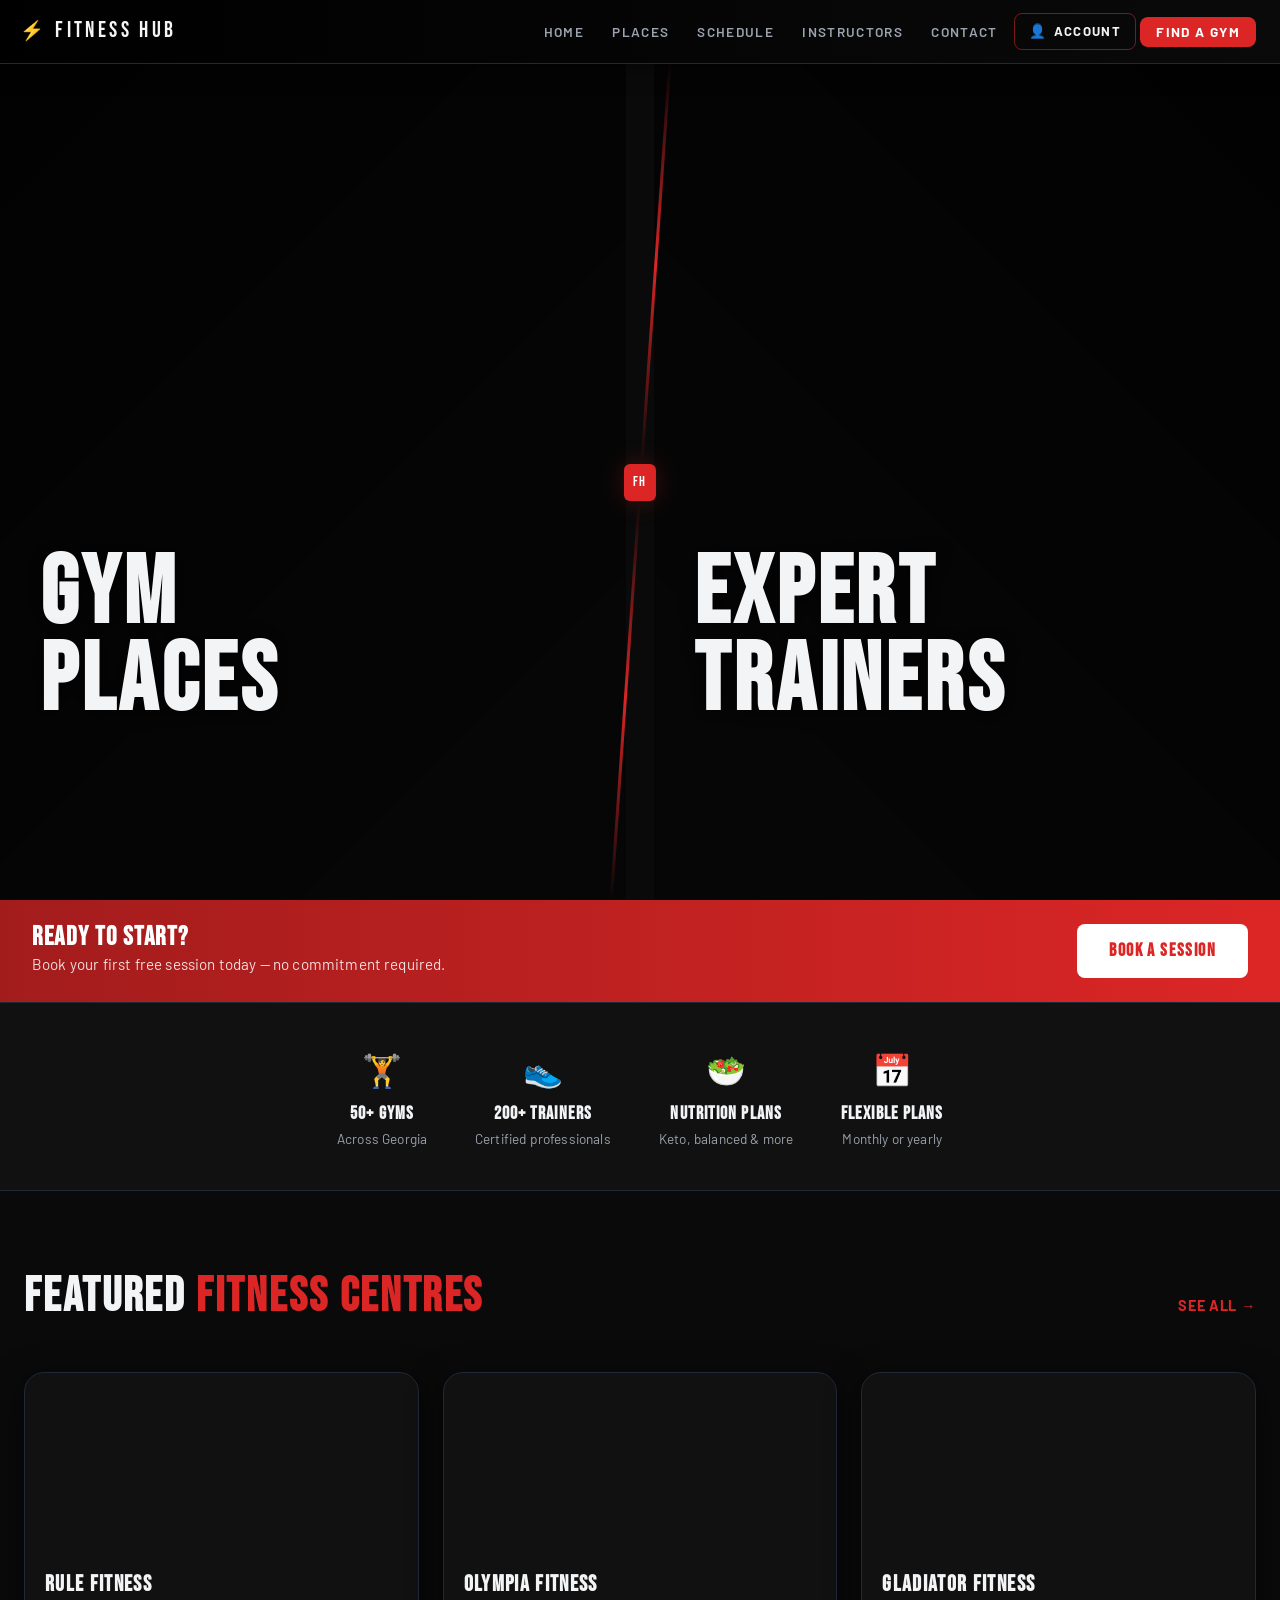
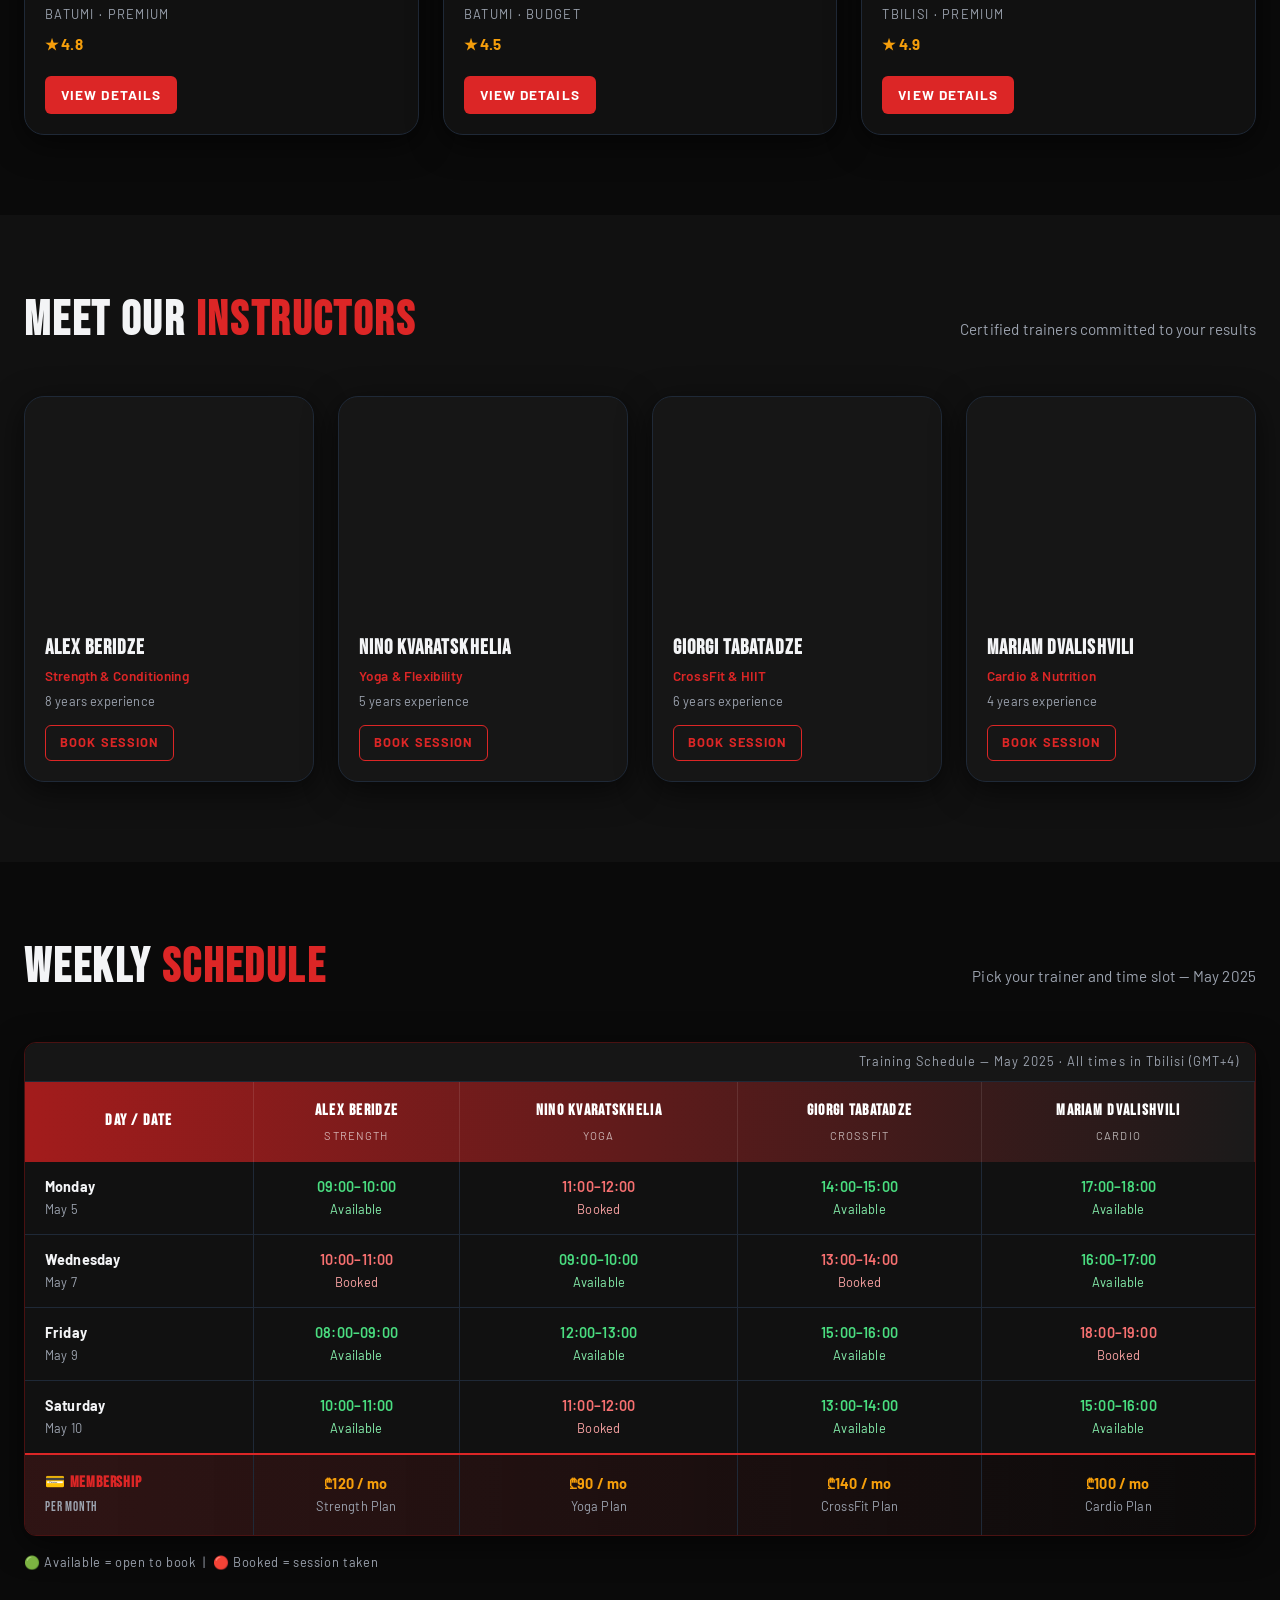
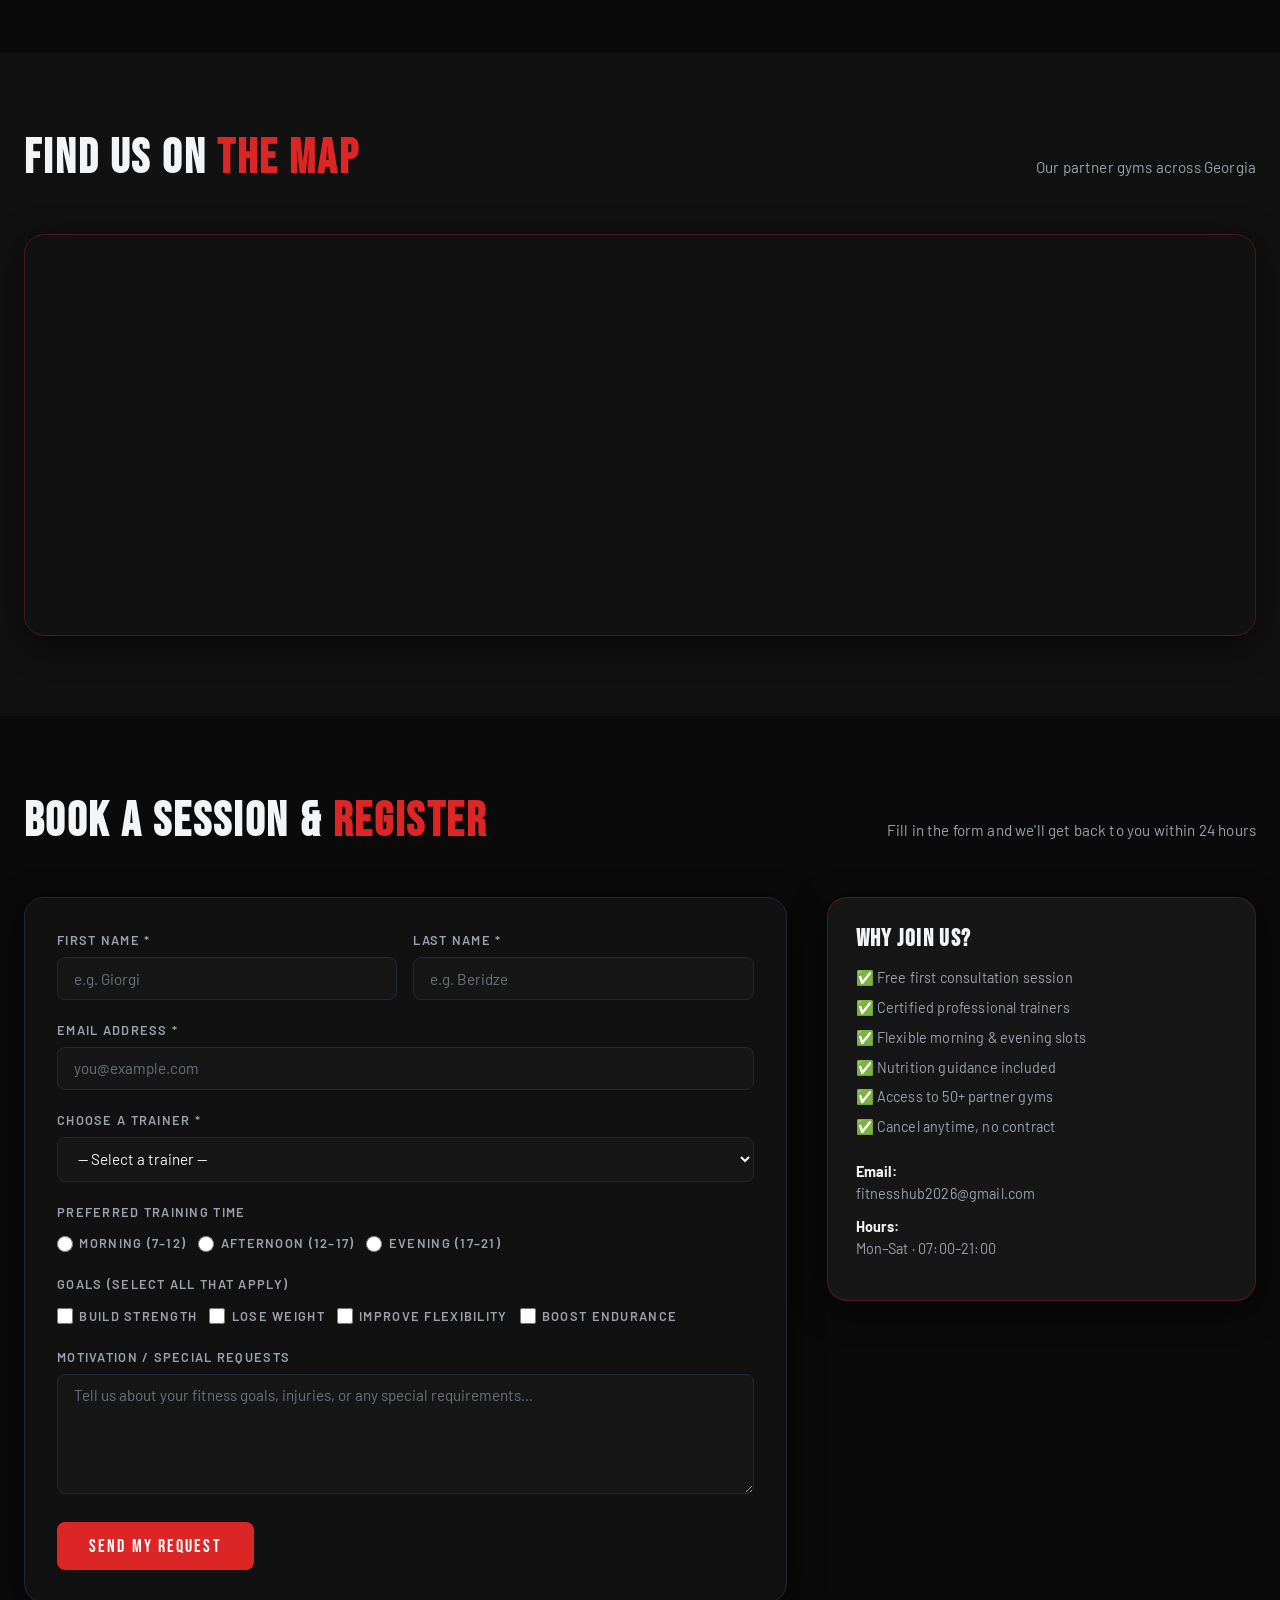
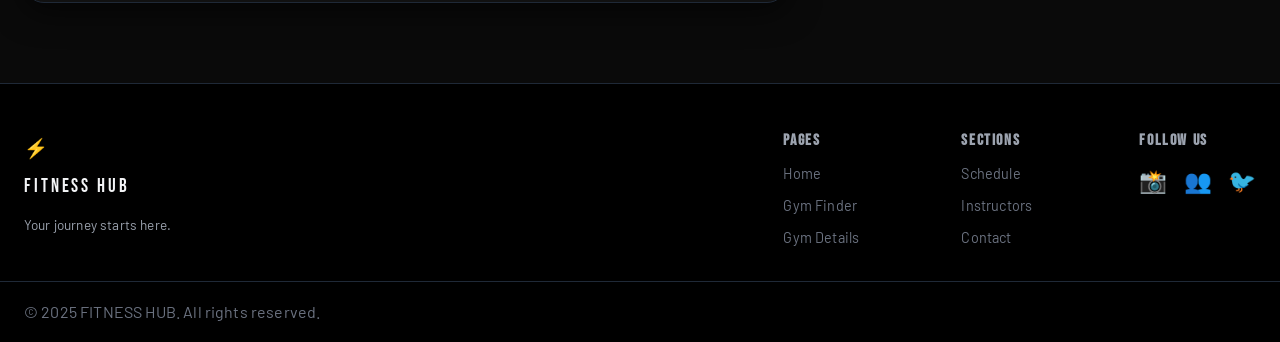
<file: index.html>
<!DOCTYPE html>
<html lang="en">
<head>
  <meta charset="UTF-8" />
  <meta name="viewport" content="width=device-width, initial-scale=1.0"/>
  <title>FITNESS HUB — Start Training Now</title>
  <link rel="preconnect" href="https://fonts.googleapis.com" />
  <link rel="preconnect" href="https://fonts.gstatic.com" crossorigin />
  <link href="https://fonts.googleapis.com/css2?family=Bebas+Neue&family=Barlow:ital,wght@0,300;0,400;0,600;0,700;1,400&display=swap" rel="stylesheet"/>
  <link rel="stylesheet" href="style.css" />
</head>
<body>

  <!-- ===================== HEADER / NAV ===================== -->
  <header>
    <nav class="nav-container">
      <a href="index.html" class="nav-logo">
        <span class="logo-icon">⚡</span>
        FITNESS HUB
      </a>
      <ul class="nav-links">
        <li><a href="#hero" class="nav-link">Home</a></li>
        <li><a href="gyms.html" class="nav-link">Places</a></li>
        <li><a href="#schedule" class="nav-link">Schedule</a></li>
        <li><a href="#instructors-section" class="nav-link">Instructors</a></li>
       <li><a href="#contact" class="nav-link">Contact</a></li>
<li><a href="account.html" class="nav-link nav-account">Account</a></li>
<li><a href="gym-place.html" class="nav-link nav-cta">Find a Gym</a></li>
      </ul>
      <!-- Mobile hamburger (CSS only toggle trick) -->
      <label class="hamburger" for="mobile-toggle">
        <span></span><span></span><span></span>
      </label>
      <input type="checkbox" id="mobile-toggle" class="mobile-toggle-input" />
      <ul class="mobile-menu">
        <li><a href="#hero">Home</a></li>
        <li><a href="gyms.html">Places</a></li>
        <li><a href="#schedule">Schedule</a></li>
        <li><a href="#instructors-section">Instructors</a></li>
        <li><a href="#contact">Contact</a></li>
        <li><a href="account.html">Account</a></li>
        <li><a href="gym-place.html">Find a Gym</a></li>
      </ul>
    </nav>
  </header>

  <main>

    <!-- ===================== SPLIT CURTAIN HERO ===================== -->
    <section id="hero" class="hero-split">

      <!-- LEFT PANEL — GYM PLACES -->
      <div class="hero-panel panel-left">
        <div class="panel-bg panel-bg-left"></div>
        <div class="panel-overlay overlay-left"></div>
        <div class="panel-content">
          <span class="panel-tag">Explore</span>
          <h2 class="panel-heading">GYM<br>PLACES</h2>
          <p class="panel-sub">Find the best fitness centres near you — rated, reviewed and ready.</p>
          <a href="gyms.html" class="panel-btn">Browse Gyms →</a>
        </div>
      </div>

      <!-- DIVIDER — flex child so it moves with the panels -->
      <div class="curtain-divider" aria-hidden="true">
        <div class="divider-line"></div>
        <span class="divider-logo">FH</span>
        <div class="divider-line"></div>
      </div>

      <!-- RIGHT PANEL — INSTRUCTORS -->
      <div class="hero-panel panel-right">
        <div class="panel-bg panel-bg-right"></div>
        <div class="panel-overlay overlay-right"></div>
        <div class="panel-content">
          <span class="panel-tag">Meet</span>
          <h2 class="panel-heading">EXPERT<br>TRAINERS</h2>
          <p class="panel-sub">Connect with certified personal trainers who push you further.</p>
          <a href="#instructors-section" class="panel-btn">Meet Trainers →</a>
        </div>
      </div>

    </section>

    <!-- ===================== BOOK A SESSION BANNER ===================== -->
    <section class="book-banner">
      <div class="book-banner-inner">
        <div class="book-banner-text">
          <h3>Ready to Start?</h3>
          <p>Book your first free session today — no commitment required.</p>
        </div>
        <a href="#contact" class="book-banner-btn">Book a Session</a>
      </div>
    </section>

    <!-- ===================== FEATURES STRIP ===================== -->
    <section class="features-strip">
      <div class="feature-item">
        <span class="feature-icon">🏋️</span>
        <h4>50+ Gyms</h4>
        <p>Across Georgia</p>
      </div>
      <div class="feature-item">
        <span class="feature-icon">👟</span>
        <h4>200+ Trainers</h4>
        <p>Certified professionals</p>
      </div>
      <div class="feature-item">
        <span class="feature-icon">🥗</span>
        <h4>Nutrition Plans</h4>
        <p>Keto, balanced &amp; more</p>
      </div>
      <div class="feature-item">
        <span class="feature-icon">📅</span>
        <h4>Flexible Plans</h4>
        <p>Monthly or yearly</p>
      </div>
    </section>

    <!-- ===================== FEATURED GYM PLACES ===================== -->
    <section id="places-section" class="section-container">
      <div class="section-header">
        <h2 class="section-title">Featured <span class="accent">Fitness Centres</span></h2>
        <a href="gyms.html" class="section-link">See All →</a>
      </div>
      <div class="cards-grid">
        <article class="gym-card">
          <div class="gym-card-img" style="background-image:url('https://placehold.co/400x220/0A0A0A/DC2626?text=RULE+FITNESS')"></div>
          <div class="gym-card-body">
            <h3>Rule Fitness</h3>
            <p class="gym-meta">Batumi · Premium</p>
            <span class="gym-rating">★ 4.8</span>
            <a href="gym-place.html" class="gym-card-btn">View Details</a>
          </div>
        </article>
        <article class="gym-card">
          <div class="gym-card-img" style="background-image:url('https://placehold.co/400x220/0A0A0A/DC2626?text=OLYMPIA+FITNESS')"></div>
          <div class="gym-card-body">
            <h3>Olympia Fitness</h3>
            <p class="gym-meta">Batumi · Budget</p>
            <span class="gym-rating">★ 4.5</span>
            <a href="gym-place.html" class="gym-card-btn">View Details</a>
          </div>
        </article>
        <article class="gym-card">
          <div class="gym-card-img" style="background-image:url('https://placehold.co/400x220/0A0A0A/DC2626?text=GLADIATOR+FIT')"></div>
          <div class="gym-card-body">
            <h3>Gladiator Fitness</h3>
            <p class="gym-meta">Tbilisi · Premium</p>
            <span class="gym-rating">★ 4.9</span>
            <a href="gym-place.html" class="gym-card-btn">View Details</a>
          </div>
        </article>
      </div>
    </section>

    <!-- ===================== INSTRUCTORS ===================== -->
    <section id="instructors-section" class="section-container section-dark">
      <div class="section-header">
        <h2 class="section-title">Meet Our <span class="accent">Instructors</span></h2>
        <p class="section-subtitle">Certified trainers committed to your results</p>
      </div>
      <div class="instructors-grid">
        <article class="instructor-card">
          <div class="instructor-img" style="background-image:url('https://placehold.co/300x320/111/DC2626?text=TRAINER')"></div>
          <div class="instructor-info">
            <h3>Alex Beridze</h3>
            <p class="instructor-spec">Strength &amp; Conditioning</p>
            <p class="instructor-exp">8 years experience</p>
            <a href="#contact" class="instructor-btn">Book Session</a>
          </div>
        </article>
        <article class="instructor-card">
          <div class="instructor-img" style="background-image:url('https://placehold.co/300x320/111/DC2626?text=TRAINER')"></div>
          <div class="instructor-info">
            <h3>Nino Kvaratskhelia</h3>
            <p class="instructor-spec">Yoga &amp; Flexibility</p>
            <p class="instructor-exp">5 years experience</p>
            <a href="#contact" class="instructor-btn">Book Session</a>
          </div>
        </article>
        <article class="instructor-card">
          <div class="instructor-img" style="background-image:url('https://placehold.co/300x320/111/DC2626?text=TRAINER')"></div>
          <div class="instructor-info">
            <h3>Giorgi Tabatadze</h3>
            <p class="instructor-spec">CrossFit &amp; HIIT</p>
            <p class="instructor-exp">6 years experience</p>
            <a href="#contact" class="instructor-btn">Book Session</a>
          </div>
        </article>
        <article class="instructor-card">
          <div class="instructor-img" style="background-image:url('https://placehold.co/300x320/111/DC2626?text=TRAINER')"></div>
          <div class="instructor-info">
            <h3>Mariam Dvalishvili</h3>
            <p class="instructor-spec">Cardio &amp; Nutrition</p>
            <p class="instructor-exp">4 years experience</p>
            <a href="#contact" class="instructor-btn">Book Session</a>
          </div>
        </article>
      </div>
    </section>

    <!-- ===================== SCHEDULE + PRICING TABLE ===================== -->
    <section id="schedule" class="section-container">
      <div class="section-header">
        <h2 class="section-title">Weekly <span class="accent">Schedule</span></h2>
        <p class="section-subtitle">Pick your trainer and time slot — May 2025</p>
      </div>

      <div class="table-wrapper">
        <table class="schedule-table">
          <caption>Training Schedule — May 2025 · All times in Tbilisi (GMT+4)</caption>
          <thead>
            <tr>
              <th>Day / Date</th>
              <th>Alex Beridze<br><small>Strength</small></th>
              <th>Nino Kvaratskhelia<br><small>Yoga</small></th>
              <th>Giorgi Tabatadze<br><small>CrossFit</small></th>
              <th>Mariam Dvalishvili<br><small>Cardio</small></th>
            </tr>
          </thead>
          <tbody>
            <tr>
              <td class="day-cell">Monday<br><small>May 5</small></td>
              <td class="slot-available">09:00–10:00<br><small>Available</small></td>
              <td class="slot-booked">11:00–12:00<br><small>Booked</small></td>
              <td class="slot-available">14:00–15:00<br><small>Available</small></td>
              <td class="slot-available">17:00–18:00<br><small>Available</small></td>
            </tr>
            <tr>
              <td class="day-cell">Wednesday<br><small>May 7</small></td>
              <td class="slot-booked">10:00–11:00<br><small>Booked</small></td>
              <td class="slot-available">09:00–10:00<br><small>Available</small></td>
              <td class="slot-booked">13:00–14:00<br><small>Booked</small></td>
              <td class="slot-available">16:00–17:00<br><small>Available</small></td>
            </tr>
            <tr>
              <td class="day-cell">Friday<br><small>May 9</small></td>
              <td class="slot-available">08:00–09:00<br><small>Available</small></td>
              <td class="slot-available">12:00–13:00<br><small>Available</small></td>
              <td class="slot-available">15:00–16:00<br><small>Available</small></td>
              <td class="slot-booked">18:00–19:00<br><small>Booked</small></td>
            </tr>
            <tr>
              <td class="day-cell">Saturday<br><small>May 10</small></td>
              <td class="slot-available">10:00–11:00<br><small>Available</small></td>
              <td class="slot-booked">11:00–12:00<br><small>Booked</small></td>
              <td class="slot-available">13:00–14:00<br><small>Available</small></td>
              <td class="slot-available">15:00–16:00<br><small>Available</small></td>
            </tr>
          </tbody>
          <!-- Membership pricing row pinned at the bottom -->
          <tfoot>
            <tr class="pricing-row">
              <td class="pricing-label">💳 Membership<br><small>per month</small></td>
              <td>₾120 / mo<br><small>Strength Plan</small></td>
              <td>₾90 / mo<br><small>Yoga Plan</small></td>
              <td>₾140 / mo<br><small>CrossFit Plan</small></td>
              <td>₾100 / mo<br><small>Cardio Plan</small></td>
            </tr>
          </tfoot>
        </table>
      </div>
      <p class="table-note">🟢 Available = open to book &nbsp;|&nbsp; 🔴 Booked = session taken</p>
    </section>

    <!-- ===================== MAP SECTION ===================== -->
    <section id="map-section" class="section-container section-dark">
      <div class="section-header">
        <h2 class="section-title">Find Us on <span class="accent">the Map</span></h2>
        <p class="section-subtitle">Our partner gyms across Georgia</p>
      </div>
      <div class="map-wrapper">
        <iframe
  src="https://www.google.com/maps?q=Gyms+Georgia&output=embed"
  width="100%"
  height="400"
  style="border:0;"
  allowfullscreen=""
  loading="lazy"
  title="Fitness Hub locations in Georgia"
></iframe>
      </div>
    </section>

    <!-- ===================== CONTACT / REGISTRATION FORM ===================== -->
    <section id="contact" class="section-container">
      <div class="section-header">
        <h2 class="section-title">Book a Session &amp; <span class="accent">Register</span></h2>
        <p class="section-subtitle">Fill in the form and we'll get back to you within 24 hours</p>
      </div>

      <div class="form-layout">
        <form class="contact-form" action="#" method="post">
          <div class="form-row">
            <div class="form-group">
              <label for="fname">First Name *</label>
              <input type="text" id="fname" name="fname" placeholder="e.g. Giorgi" required />
            </div>
            <div class="form-group">
              <label for="lname">Last Name *</label>
              <input type="text" id="lname" name="lname" placeholder="e.g. Beridze" required />
            </div>
          </div>

          <div class="form-group">
            <label for="email">Email Address *</label>
            <input type="email" id="email" name="email" placeholder="you@example.com" required />
          </div>

          <div class="form-group">
            <label for="trainer">Choose a Trainer *</label>
            <select id="trainer" name="trainer" required>
              <option value="" disabled selected>— Select a trainer —</option>
              <option value="alex">Alex Beridze — Strength &amp; Conditioning</option>
              <option value="nino">Nino Kvaratskhelia — Yoga &amp; Flexibility</option>
              <option value="giorgi">Giorgi Tabatadze — CrossFit &amp; HIIT</option>
              <option value="mariam">Mariam Dvalishvili — Cardio &amp; Nutrition</option>
            </select>
          </div>

          <div class="form-group">
            <label>Preferred Training Time</label>
            <div class="radio-group">
              <label class="radio-label">
                <input type="radio" name="time" value="morning" /> Morning (7–12)
              </label>
              <label class="radio-label">
                <input type="radio" name="time" value="afternoon" /> Afternoon (12–17)
              </label>
              <label class="radio-label">
                <input type="radio" name="time" value="evening" /> Evening (17–21)
              </label>
            </div>
          </div>

          <div class="form-group">
            <label>Goals (select all that apply)</label>
            <div class="checkbox-group">
              <label class="checkbox-label">
                <input type="checkbox" name="goals" value="strength" /> Build Strength
              </label>
              <label class="checkbox-label">
                <input type="checkbox" name="goals" value="weight" /> Lose Weight
              </label>
              <label class="checkbox-label">
                <input type="checkbox" name="goals" value="flexibility" /> Improve Flexibility
              </label>
              <label class="checkbox-label">
                <input type="checkbox" name="goals" value="endurance" /> Boost Endurance
              </label>
            </div>
          </div>

          <div class="form-group">
            <label for="motivation">Motivation / Special Requests</label>
            <textarea id="motivation" name="motivation" rows="5"
              placeholder="Tell us about your fitness goals, injuries, or any special requirements…"></textarea>
          </div>

          <button type="submit" class="form-submit">Send My Request</button>
        </form>

        <!-- Side info card -->
        <aside class="form-aside">
          <h3>Why Join Us?</h3>
          <ul class="aside-list">
            <li>✅ Free first consultation session</li>
            <li>✅ Certified professional trainers</li>
            <li>✅ Flexible morning &amp; evening slots</li>
            <li>✅ Nutrition guidance included</li>
            <li>✅ Access to 50+ partner gyms</li>
            <li>✅ Cancel anytime, no contract</li>
          </ul>
          <div class="aside-contact">
            <p><strong>Email:</strong><br>fitnesshub2026@gmail.com</p>
            <p><strong>Hours:</strong><br>Mon–Sat · 07:00–21:00</p>
          </div>
        </aside>
      </div>
    </section>

  </main>

  <!-- ===================== FOOTER ===================== -->
  <footer>
    <div class="footer-inner">
      <div class="footer-brand">
        <span class="logo-icon">⚡</span>
        <span>FITNESS HUB</span>
        <p>Your journey starts here.</p>
      </div>
      <div class="footer-links">
        <h4>Pages</h4>
        <a href="index.html">Home</a>
        <a href="gyms.html">Gym Finder</a>
        <a href="gym-place.html">Gym Details</a>
      </div>
      <div class="footer-links">
        <h4>Sections</h4>
        <a href="#schedule">Schedule</a>
        <a href="#instructors-section">Instructors</a>
        <a href="#contact">Contact</a>
      </div>
      <div class="footer-social">
        <h4>Follow Us</h4>
        <div class="social-icons">
          <a href="https://www.instagram.com" target="_blank" aria-label="Instagram">📸</a>
          <a href="https://www.facebook.com" target="_blank" aria-label="Facebook">👥</a>
          <a href="https://twitter.com" target="_blank" aria-label="Twitter">🐦</a>
        </div>
      </div>
    </div>
    <div class="footer-bottom">
      <p>&copy; 2025 FITNESS HUB. All rights reserved.</p>
    </div>
  </footer>

</body>
</html>
</file>
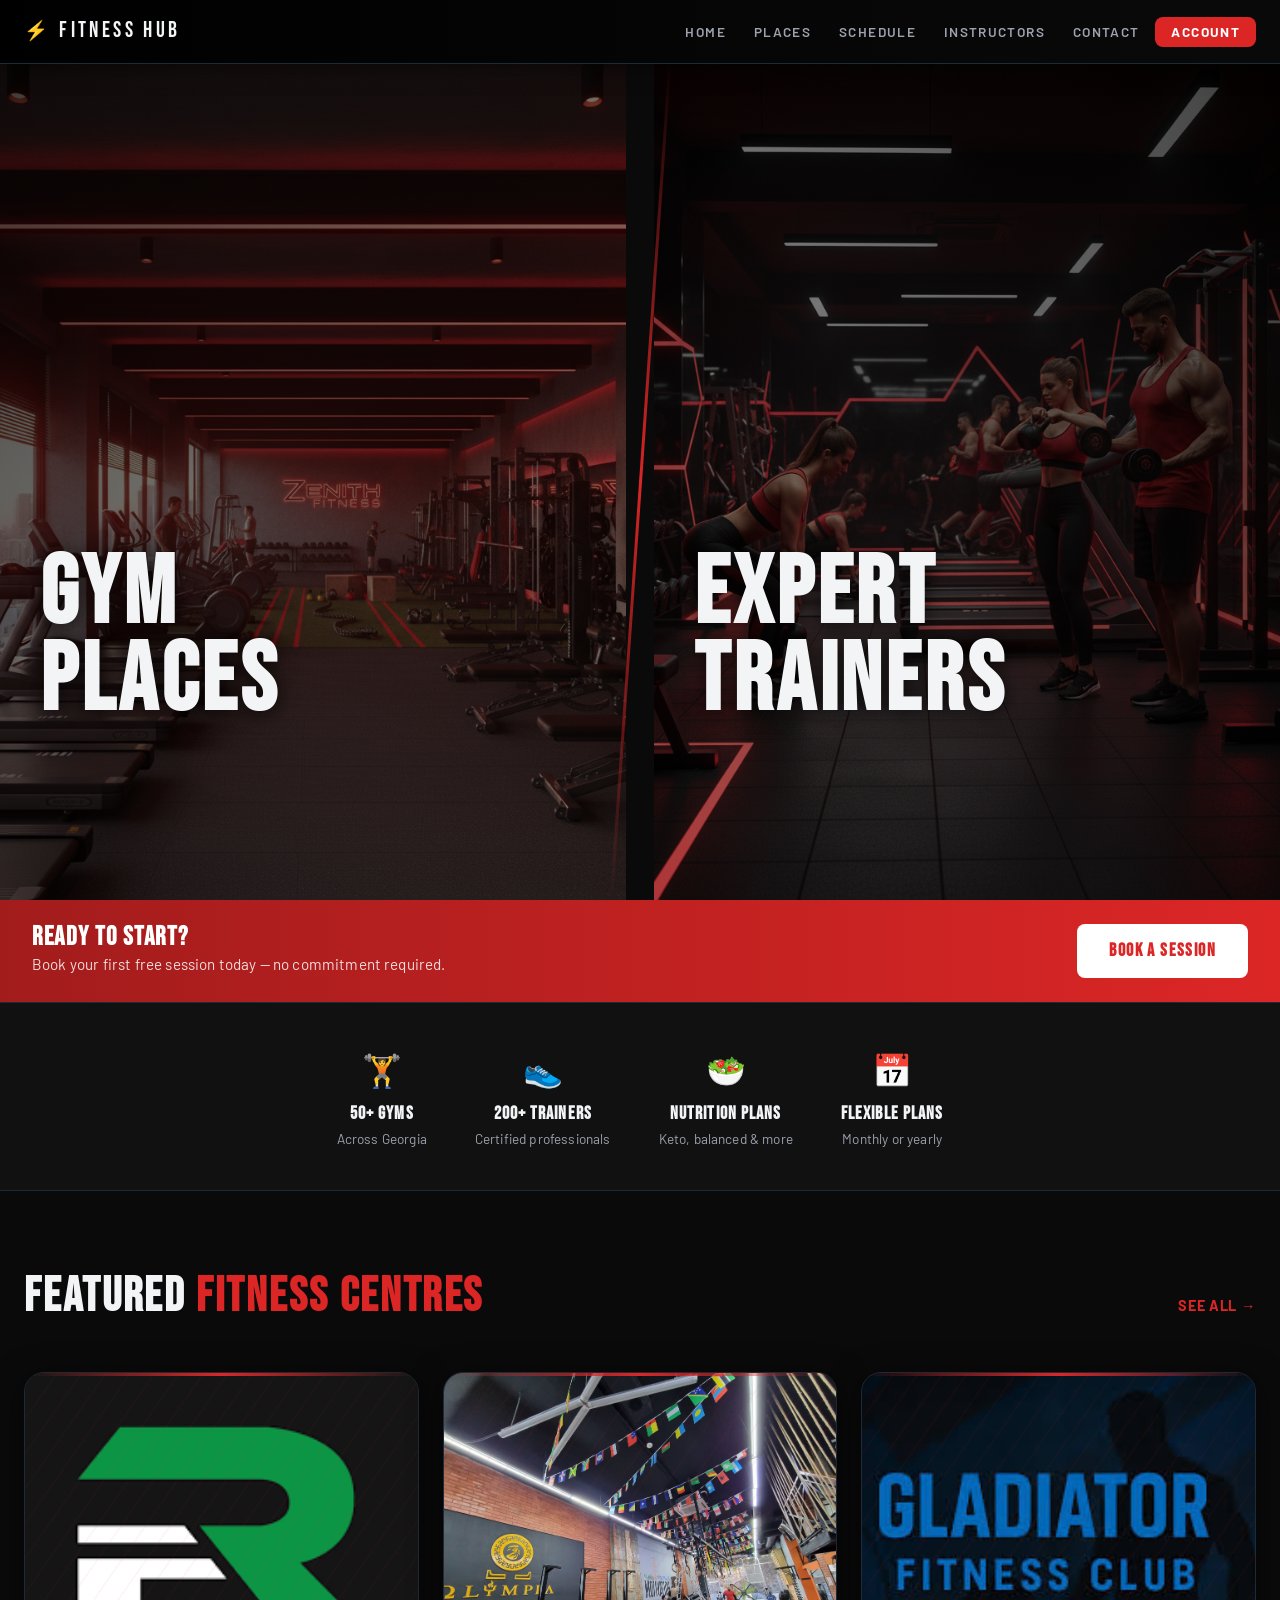
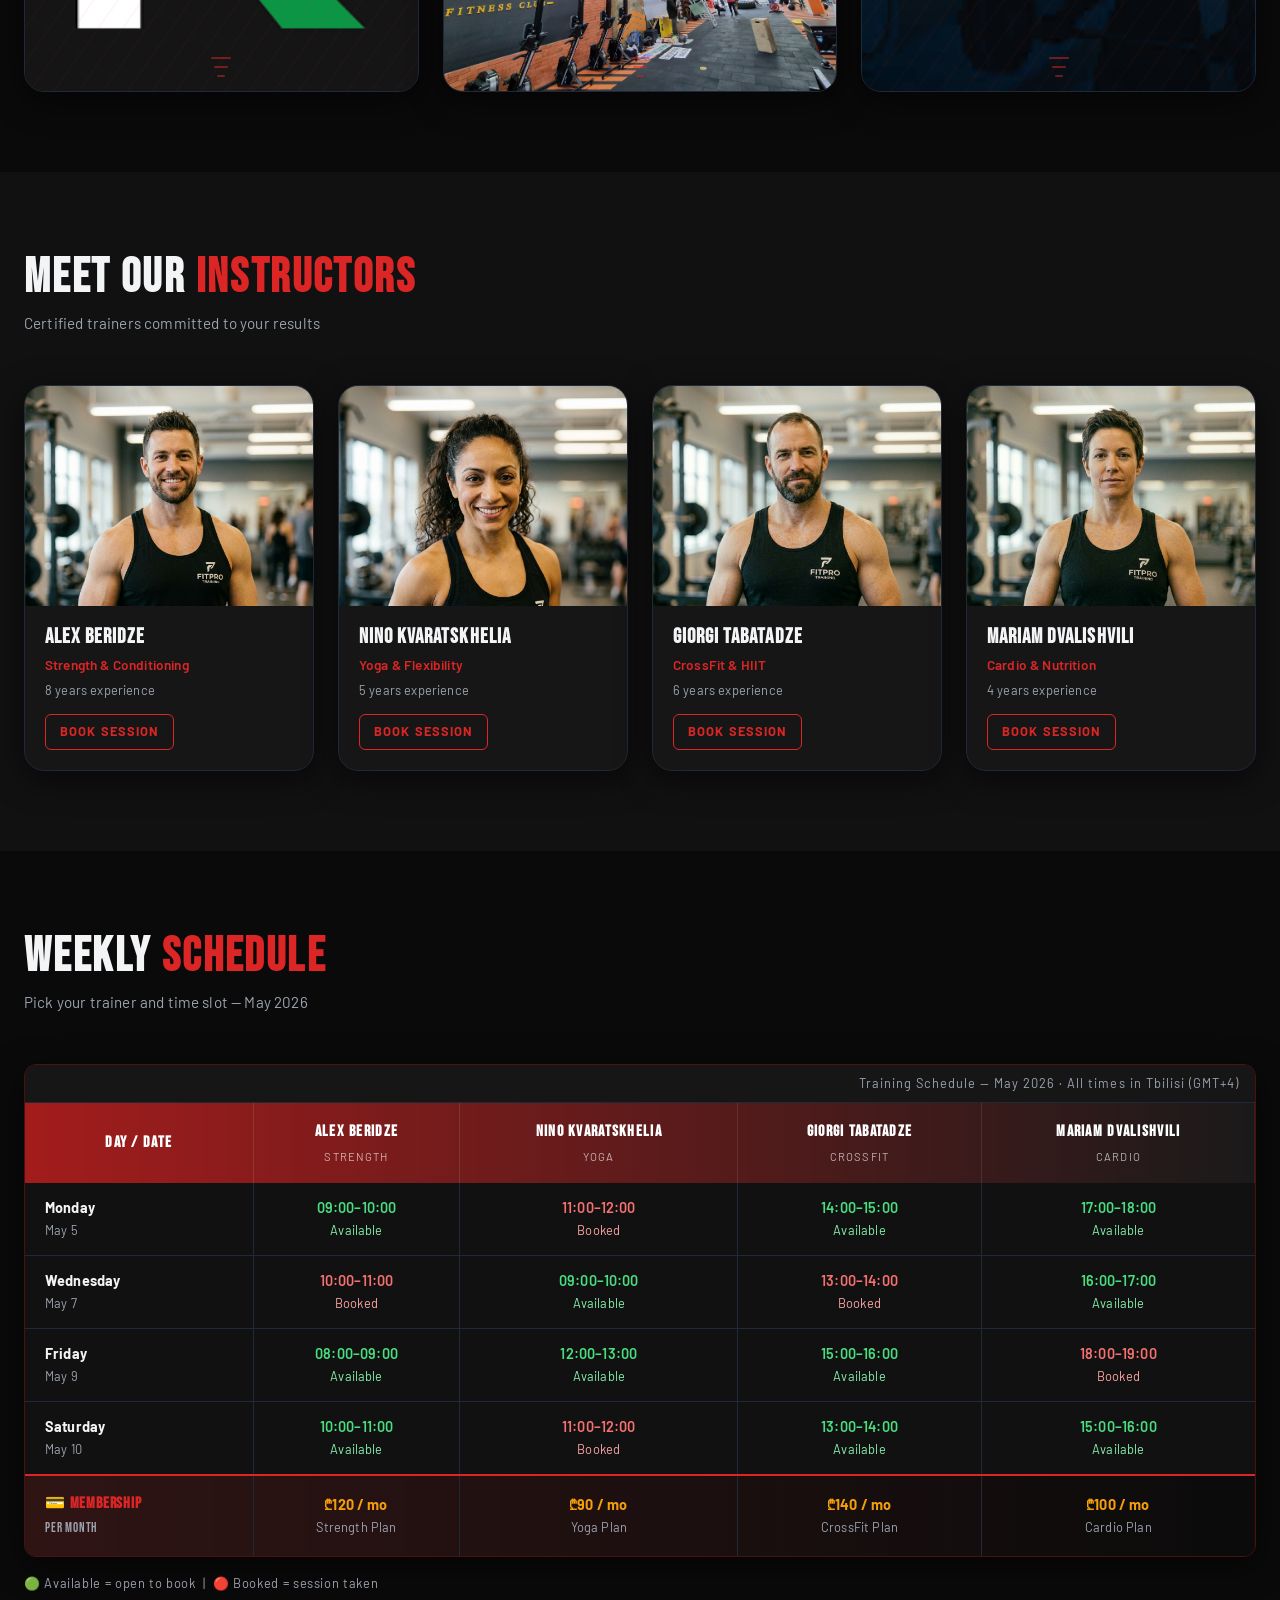
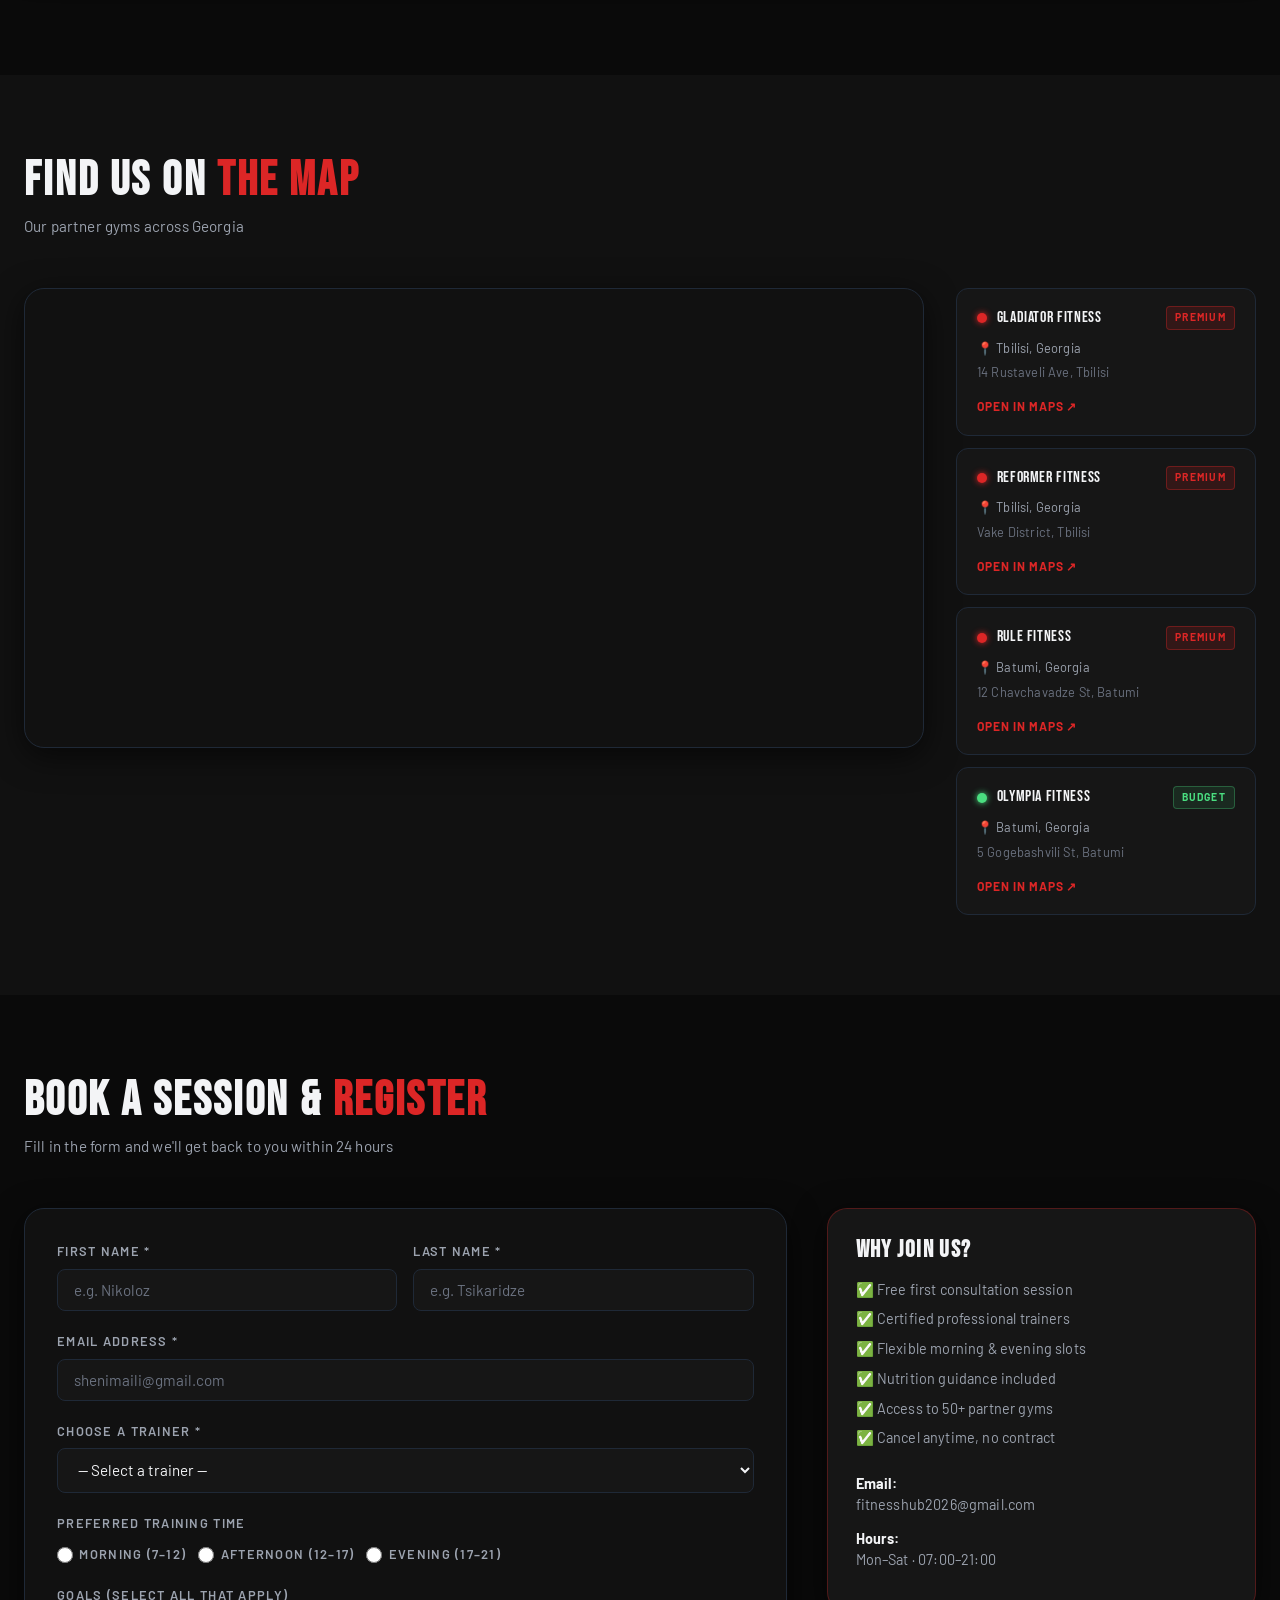
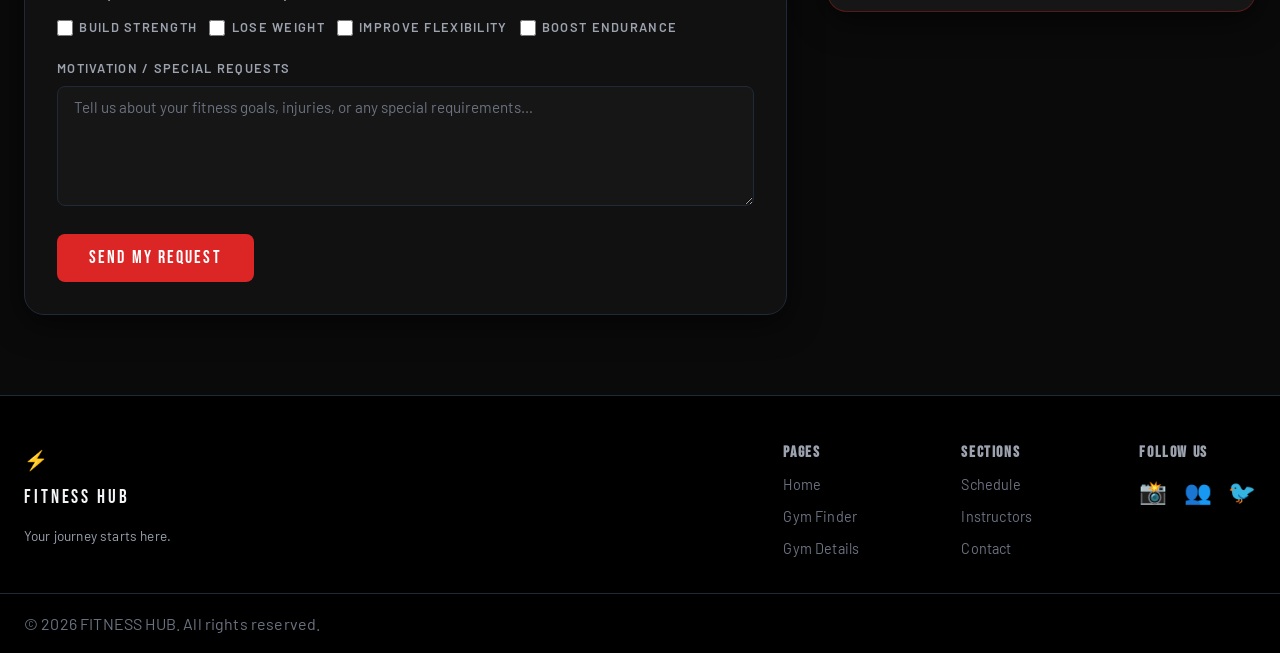
<file: FitHub/index.html>
<!DOCTYPE html>
<html lang="en">
<head>
  <meta charset="UTF-8" />
  <meta name="viewport" content="width=device-width, initial-scale=1.0"/>
  <title>FITNESS HUB — Start Training Now</title>
  <link rel="preconnect" href="https://fonts.googleapis.com" />
  <link rel="preconnect" href="https://fonts.gstatic.com" crossorigin />
  <link href="https://fonts.googleapis.com/css2?family=Bebas+Neue&family=Barlow:ital,wght@0,300;0,400;0,600;0,700;1,400&display=swap" rel="stylesheet"/>
  <link rel="stylesheet" href="style.css" />
</head>
<body>

  <header>
    <nav class="nav-container">
      <a href="index.html" class="nav-logo">
        <span class="logo-icon">⚡</span>FITNESS HUB
      </a>
      <ul class="nav-links">
        <li><a href="#hero"                class="nav-link">Home</a></li>
        <li><a href="gyms.html"            class="nav-link">Places</a></li>
        <li><a href="#schedule"            class="nav-link">Schedule</a></li>
        <li><a href="#instructors-section" class="nav-link">Instructors</a></li>
        <li><a href="#contact"             class="nav-link">Contact</a></li>
        <li><a href="account.html"         class="nav-link nav-cta">Account</a></li>
      </ul>
      <label class="hamburger" for="mobile-toggle">
        <span></span><span></span><span></span>
      </label>
      <input type="checkbox" id="mobile-toggle" class="mobile-toggle-input" />
      <ul class="mobile-menu">
        <li><a href="#hero">Home</a></li>
        <li><a href="gyms.html">Places</a></li>
        <li><a href="#schedule">Schedule</a></li>
        <li><a href="#instructors-section">Instructors</a></li>
        <li><a href="#contact">Contact</a></li>
        <li><a href="account.html">Account</a></li>
        <li><a href="gym-place.html">Find a Gym</a></li>
      </ul>
    </nav>
  </header>

  <main>

    <!-- HERO -->
    <section id="hero" class="hero-split">
      <div class="hero-panel panel-left">
        <div class="panel-bg panel-bg-left"></div>
        <div class="panel-overlay overlay-left"></div>
        <div class="panel-content">
          <span class="panel-tag">Explore</span>
          <h2 class="panel-heading">GYM<br>PLACES</h2>
          <p class="panel-sub">Find the best fitness centres near you — rated, reviewed and ready.</p>
          <a href="gyms.html" class="panel-btn">Browse Gyms →</a>
        </div>
      </div>
      <div class="curtain-divider" aria-hidden="true">
        <div class="divider-line"></div>
      </div>
      <div class="hero-panel panel-right">
        <div class="panel-bg panel-bg-right"></div>
        <div class="panel-overlay overlay-right"></div>
        <div class="panel-content">
          <span class="panel-tag">Meet</span>
          <h2 class="panel-heading">EXPERT<br>TRAINERS</h2>
          <p class="panel-sub">Connect with certified personal trainers who push you further.</p>
          <a href="#instructors-section" class="panel-btn">Meet Trainers →</a>
        </div>
      </div>
    </section>

    <!-- Book banner -->
    <section class="book-banner">
      <div class="book-banner-inner">
        <div class="book-banner-text">
          <h3>Ready to Start?</h3>
          <p>Book your first free session today — no commitment required.</p>
        </div>
        <a href="#contact" class="book-banner-btn">Book a Session</a>
      </div>
    </section>

    <!-- Dziritadi shetavazebebi -->
    <section class="features-strip">
      <div class="feature-item">
        <span class="feature-icon">🏋️</span>
        <h4>50+ Gyms</h4>
        <p>Across Georgia</p>
      </div>
      <div class="feature-item">
        <span class="feature-icon">👟</span>
        <h4>200+ Trainers</h4>
        <p>Certified professionals</p>
      </div>
      <div class="feature-item">
        <span class="feature-icon">🥗</span>
        <h4>Nutrition Plans</h4>
        <p>Keto, balanced &amp; more</p>
      </div>
      <div class="feature-item">
        <span class="feature-icon">📅</span>
        <h4>Flexible Plans</h4>
        <p>Monthly or yearly</p>
      </div>
    </section>

    <!-- chvens mier shetavazebuli fitnes darbazebi  -->
    <section id="places-section" class="section-container">
      <div class="section-header">
        <h2 class="section-title">Featured <span class="accent">Fitness Centres</span></h2>
        <a href="gyms.html" class="section-link">See All →</a>
      </div>
      <div class="cards-grid">

        <article class="gym-card">
          <div class="gym-card-inner">
            <div class="gym-card-visual" style="background-image:url('Images/Rulefit.png'); background-size:cover; background-position:center;">
              <div class="gym-card-visual-info"></div>
              <div class="gym-card-scroll-hint"><span></span><span></span><span></span></div>
            </div>
            <div class="gym-card-body">
              <h3>Rule Fitness</h3>
              <p class="gym-meta">Batumi · Premium</p>
              <span class="gym-rating">★ 4.8</span>
              <p class="gym-card-desc">Top-tier equipment, powerlifting area, sauna &amp; recovery zone.</p>
              <a href="gym-place.html" class="gym-card-btn">View Details</a>
            </div>
          </div>
        </article>

        <article class="gym-card">
          <div class="gym-card-inner">
            <div class="gym-card-visual" style="background-image:url('Images/Olympiafit.jpg'); background-size:cover; background-position:center;">
              <div class="gym-card-visual-info"></div>
              <div class="gym-card-scroll-hint"><span></span><span></span><span></span></div>
            </div>
            <div class="gym-card-body">
              <h3>Olympia Fitness</h3>
              <p class="gym-meta">Batumi · Budget</p>
              <span class="gym-rating">★ 4.5</span>
              <p class="gym-card-desc">Affordable, clean, solid cardio section and free weights area.</p>
              <a href="gym-place.html" class="gym-card-btn">View Details</a>
            </div>
          </div>
        </article>

        <article class="gym-card">
          <div class="gym-card-inner">
            <div class="gym-card-visual" style="background-image:url('Images/Gladiatorfit.jpg'); background-size:cover; background-position:center;">
              <div class="gym-card-visual-info"></div>
              <div class="gym-card-scroll-hint"><span></span><span></span><span></span></div>
            </div>
            <div class="gym-card-body">
              <h3>Gladiator Fitness</h3>
              <p class="gym-meta">Tbilisi · Premium</p>
              <span class="gym-rating">★ 4.9</span>
              <p class="gym-card-desc">World-class CrossFit boxes, Olympic lifting platforms, elite coaching.</p>
              <a href="gym-place.html" class="gym-card-btn">View Details</a>
            </div>
          </div>
        </article>

      </div>
    </section>

    <!-- Instructorebis seqcia / dasrulebuli -->
    <section id="instructors-section" class="section-container section-dark">
      <div class="section-header">
        <h2 class="section-title">Meet Our <span class="accent">Instructors</span></h2>
        <p class="section-subtitle">Certified trainers committed to your results</p>
      </div>
      <div class="instructors-grid">
        <article class="instructor-card">
          <div class="instructor-img" style="background-image:url('Images/TrainerALEX.png')"></div>
          <div class="instructor-info">
            <h3>Alex Beridze</h3>
            <p class="instructor-spec">Strength &amp; Conditioning</p>
            <p class="instructor-exp">8 years experience</p>
            <a href="#contact" class="instructor-btn">Book Session</a>
          </div>
        </article>
        <article class="instructor-card">
          <div class="instructor-img" style="background-image:url('Images/TrainerNINO.png')"></div>
          <div class="instructor-info">
            <h3>Nino Kvaratskhelia</h3>
            <p class="instructor-spec">Yoga &amp; Flexibility</p>
            <p class="instructor-exp">5 years experience</p>
            <a href="#contact" class="instructor-btn">Book Session</a>
          </div>
        </article>
        <article class="instructor-card">
          <div class="instructor-img" style="background-image:url('Images/TrainerGIO.png')"></div>
          <div class="instructor-info">
            <h3>Giorgi Tabatadze</h3>
            <p class="instructor-spec">CrossFit &amp; HIIT</p>
            <p class="instructor-exp">6 years experience</p>
            <a href="#contact" class="instructor-btn">Book Session</a>
          </div>
        </article>
        <article class="instructor-card">
          <div class="instructor-img" style="background-image:url('Images/TrainerMARIAM.png')"></div>
          <div class="instructor-info">
            <h3>Mariam Dvalishvili</h3>
            <p class="instructor-spec">Cardio &amp; Nutrition</p>
            <p class="instructor-exp">4 years experience</p>
            <a href="#contact" class="instructor-btn">Book Session</a>
          </div>
        </article>
      </div>
    </section>

    <!-- Schedule / dasrulebuli  -->
    <section id="schedule" class="section-container">
      <div class="section-header">
        <h2 class="section-title">Weekly <span class="accent">Schedule</span></h2>
        <p class="section-subtitle">Pick your trainer and time slot — May 2026</p>
      </div>
      <div class="table-wrapper">
        <table class="schedule-table">
          <caption>Training Schedule — May 2026 · All times in Tbilisi (GMT+4)</caption>
          <thead>
            <tr>
              <th>Day / Date</th>
              <th>Alex Beridze<br><small>Strength</small></th>
              <th>Nino Kvaratskhelia<br><small>Yoga</small></th>
              <th>Giorgi Tabatadze<br><small>CrossFit</small></th>
              <th>Mariam Dvalishvili<br><small>Cardio</small></th>
            </tr>
          </thead>
          <tbody>
            <tr>
              <td class="day-cell">Monday<br><small>May 5</small></td>
              <td class="slot-available">09:00–10:00<br><small>Available</small></td>
              <td class="slot-booked">11:00–12:00<br><small>Booked</small></td>
              <td class="slot-available">14:00–15:00<br><small>Available</small></td>
              <td class="slot-available">17:00–18:00<br><small>Available</small></td>
            </tr>
            <tr>
              <td class="day-cell">Wednesday<br><small>May 7</small></td>
              <td class="slot-booked">10:00–11:00<br><small>Booked</small></td>
              <td class="slot-available">09:00–10:00<br><small>Available</small></td>
              <td class="slot-booked">13:00–14:00<br><small>Booked</small></td>
              <td class="slot-available">16:00–17:00<br><small>Available</small></td>
            </tr>
            <tr>
              <td class="day-cell">Friday<br><small>May 9</small></td>
              <td class="slot-available">08:00–09:00<br><small>Available</small></td>
              <td class="slot-available">12:00–13:00<br><small>Available</small></td>
              <td class="slot-available">15:00–16:00<br><small>Available</small></td>
              <td class="slot-booked">18:00–19:00<br><small>Booked</small></td>
            </tr>
            <tr>
              <td class="day-cell">Saturday<br><small>May 10</small></td>
              <td class="slot-available">10:00–11:00<br><small>Available</small></td>
              <td class="slot-booked">11:00–12:00<br><small>Booked</small></td>
              <td class="slot-available">13:00–14:00<br><small>Available</small></td>
              <td class="slot-available">15:00–16:00<br><small>Available</small></td>
            </tr>
          </tbody>
          <tfoot>
            <tr class="pricing-row">
              <td class="pricing-label">💳 Membership<br><small>per month</small></td>
              <td>₾120 / mo<br><small>Strength Plan</small></td>
              <td>₾90 / mo<br><small>Yoga Plan</small></td>
              <td>₾140 / mo<br><small>CrossFit Plan</small></td>
              <td>₾100 / mo<br><small>Cardio Plan</small></td>
            </tr>
          </tfoot>
        </table>
      </div>
      <p class="table-note">🟢 Available = open to book &nbsp;|&nbsp; 🔴 Booked = session taken</p>
    </section>

    <!-- Rukis seqcia / gamartuli / dasrulebuli iframeti  -->
    <section id="map-section" class="section-container section-dark">
      <div class="section-header">
        <h2 class="section-title">Find Us on <span class="accent">the Map</span></h2>
        <p class="section-subtitle">Our partner gyms across Georgia</p>
      </div>
      <div class="map-section-layout">
        <div class="map-iframe-wrap">
          <iframe
            name="gym-map"
            src="https://www.google.com/maps/embed?pb=!1m16!1m12!1m3!1d500000!2d44.78!3d41.71!2m3!1f0!2f0!3f0!3m2!1i1024!2i768!4f13.1!2m1!1sgyms+in+georgia!5e0!3m2!1sen!2sge!4v1714890000000"
            title="Fitness Hub gym locations"
            loading="lazy"
          ></iframe>
        </div>
        <aside class="map-locations-panel">
          <a href="#" class="map-loc-card">
            <div class="mlc-top">
              <span class="mlc-dot red"></span>
              <span class="mlc-name">Gladiator Fitness</span>
              <span class="mlc-badge premium">Premium</span>
            </div>
            <p class="mlc-city">📍 Tbilisi, Georgia</p>
            <p class="mlc-addr">14 Rustaveli Ave, Tbilisi</p>
            <span class="mlc-open-btn">Open in Maps ↗</span>
          </a>
          <a href="#" class="map-loc-card">
            <div class="mlc-top">
              <span class="mlc-dot red"></span>
              <span class="mlc-name">Reformer Fitness</span>
              <span class="mlc-badge premium">Premium</span>
            </div>
            <p class="mlc-city">📍 Tbilisi, Georgia</p>
            <p class="mlc-addr">Vake District, Tbilisi</p>
            <span class="mlc-open-btn">Open in Maps ↗</span>
          </a>
          <a href="#" class="map-loc-card">
            <div class="mlc-top">
              <span class="mlc-dot red"></span>
              <span class="mlc-name">Rule Fitness</span>
              <span class="mlc-badge premium">Premium</span>
            </div>
            <p class="mlc-city">📍 Batumi, Georgia</p>
            <p class="mlc-addr">12 Chavchavadze St, Batumi</p>
            <span class="mlc-open-btn">Open in Maps ↗</span>
          </a>
          <a href="#" class="map-loc-card">
            <div class="mlc-top">
              <span class="mlc-dot green"></span>
              <span class="mlc-name">Olympia Fitness</span>
              <span class="mlc-badge budget">Budget</span>
            </div>
            <p class="mlc-city">📍 Batumi, Georgia</p>
            <p class="mlc-addr">5 Gogebashvili St, Batumi</p>
            <span class="mlc-open-btn">Open in Maps ↗</span>
          </a>
        </aside>
      </div>
    </section>

    <!-- Contanct info - Book a session - inputs ... dasrulebuli -->
    <section id="contact" class="section-container">
      <div class="section-header">
        <h2 class="section-title">Book a Session &amp; <span class="accent">Register</span></h2>
        <p class="section-subtitle">Fill in the form and we'll get back to you within 24 hours</p>
      </div>
      <div class="form-layout">
        <form class="contact-form" action="#" method="post">
          <div class="form-row">
            <div class="form-group">
              <label for="fname">First Name *</label>
              <input type="text" id="fname" name="fname" placeholder="e.g. Nikoloz" required />
            </div>
            <div class="form-group">
              <label for="lname">Last Name *</label>
              <input type="text" id="lname" name="lname" placeholder="e.g. Tsikaridze" required />
            </div>
          </div>
          <div class="form-group">
            <label for="email">Email Address *</label>
            <input type="email" id="email" name="email" placeholder="shenimaili@gmail.com" required />
          </div>
          <div class="form-group">
            <label for="trainer">Choose a Trainer *</label>
            <select id="trainer" name="trainer" required>
              <option value="" disabled selected>— Select a trainer —</option>
              <option value="alex">Alex Beridze — Strength &amp; Conditioning</option>
              <option value="nino">Nino Kvaratskhelia — Yoga &amp; Flexibility</option>
              <option value="giorgi">Giorgi Tabatadze — CrossFit &amp; HIIT</option>
              <option value="mariam">Mariam Dvalishvili — Cardio &amp; Nutrition</option>
            </select>
          </div>
          <div class="form-group">
            <label>Preferred Training Time</label>
            <div class="radio-group">
              <label class="radio-label"><input type="radio" name="time" value="morning" /> Morning (7–12)</label>
              <label class="radio-label"><input type="radio" name="time" value="afternoon" /> Afternoon (12–17)</label>
              <label class="radio-label"><input type="radio" name="time" value="evening" /> Evening (17–21)</label>
            </div>
          </div>
          <div class="form-group">
            <label>Goals (select all that apply)</label>
            <div class="checkbox-group">
              <label class="checkbox-label"><input type="checkbox" name="goals" value="strength" /> Build Strength</label>
              <label class="checkbox-label"><input type="checkbox" name="goals" value="weight" /> Lose Weight</label>
              <label class="checkbox-label"><input type="checkbox" name="goals" value="flexibility" /> Improve Flexibility</label>
              <label class="checkbox-label"><input type="checkbox" name="goals" value="endurance" /> Boost Endurance</label>
            </div>
          </div>
          <div class="form-group">
            <label for="motivation">Motivation / Special Requests</label>
            <textarea id="motivation" name="motivation" rows="5"
              placeholder="Tell us about your fitness goals, injuries, or any special requirements…"></textarea>
          </div>
          <button type="submit" class="form-submit">Send My Request</button>
        </form>
        <aside class="form-aside">
          <h3>Why Join Us?</h3>
          <ul class="aside-list">
            <li>✅ Free first consultation session</li>
            <li>✅ Certified professional trainers</li>
            <li>✅ Flexible morning &amp; evening slots</li>
            <li>✅ Nutrition guidance included</li>
            <li>✅ Access to 50+ partner gyms</li>
            <li>✅ Cancel anytime, no contract</li>
          </ul>
          <div class="aside-contact">
            <p><strong>Email:</strong><br>fitnesshub2026@gmail.com</p>
            <p><strong>Hours:</strong><br>Mon–Sat · 07:00–21:00</p>
          </div>
        </aside>
      </div>
    </section>

  </main>

  <footer>
    <div class="footer-inner">
      <div class="footer-brand">
        <span class="logo-icon">⚡</span>
        <span>FITNESS HUB</span>
        <p>Your journey starts here.</p>
      </div>
      <div class="footer-links">
        <h4>Pages</h4>
        <a href="index.html">Home</a>
        <a href="gyms.html">Gym Finder</a>
        <a href="gym-place.html">Gym Details</a>
      </div>
      <div class="footer-links">
        <h4>Sections</h4>
        <a href="#schedule">Schedule</a>
        <a href="#instructors-section">Instructors</a>
        <a href="#contact">Contact</a>
      </div>
      <div class="footer-social">
        <h4>Follow Us</h4>
        <div class="social-icons">
          <a href="https://www.instagram.com" target="_blank" aria-label="Instagram">📸</a>
          <a href="https://www.facebook.com" target="_blank" aria-label="Facebook">👥</a>
          <a href="https://twitter.com" target="_blank" aria-label="Twitter">🐦</a>
        </div>
      </div>
    </div>
    <div class="footer-bottom">
      <p>&copy; 2026 FITNESS HUB. All rights reserved.</p>
    </div>
  </footer>

</body>
</html>
</file>
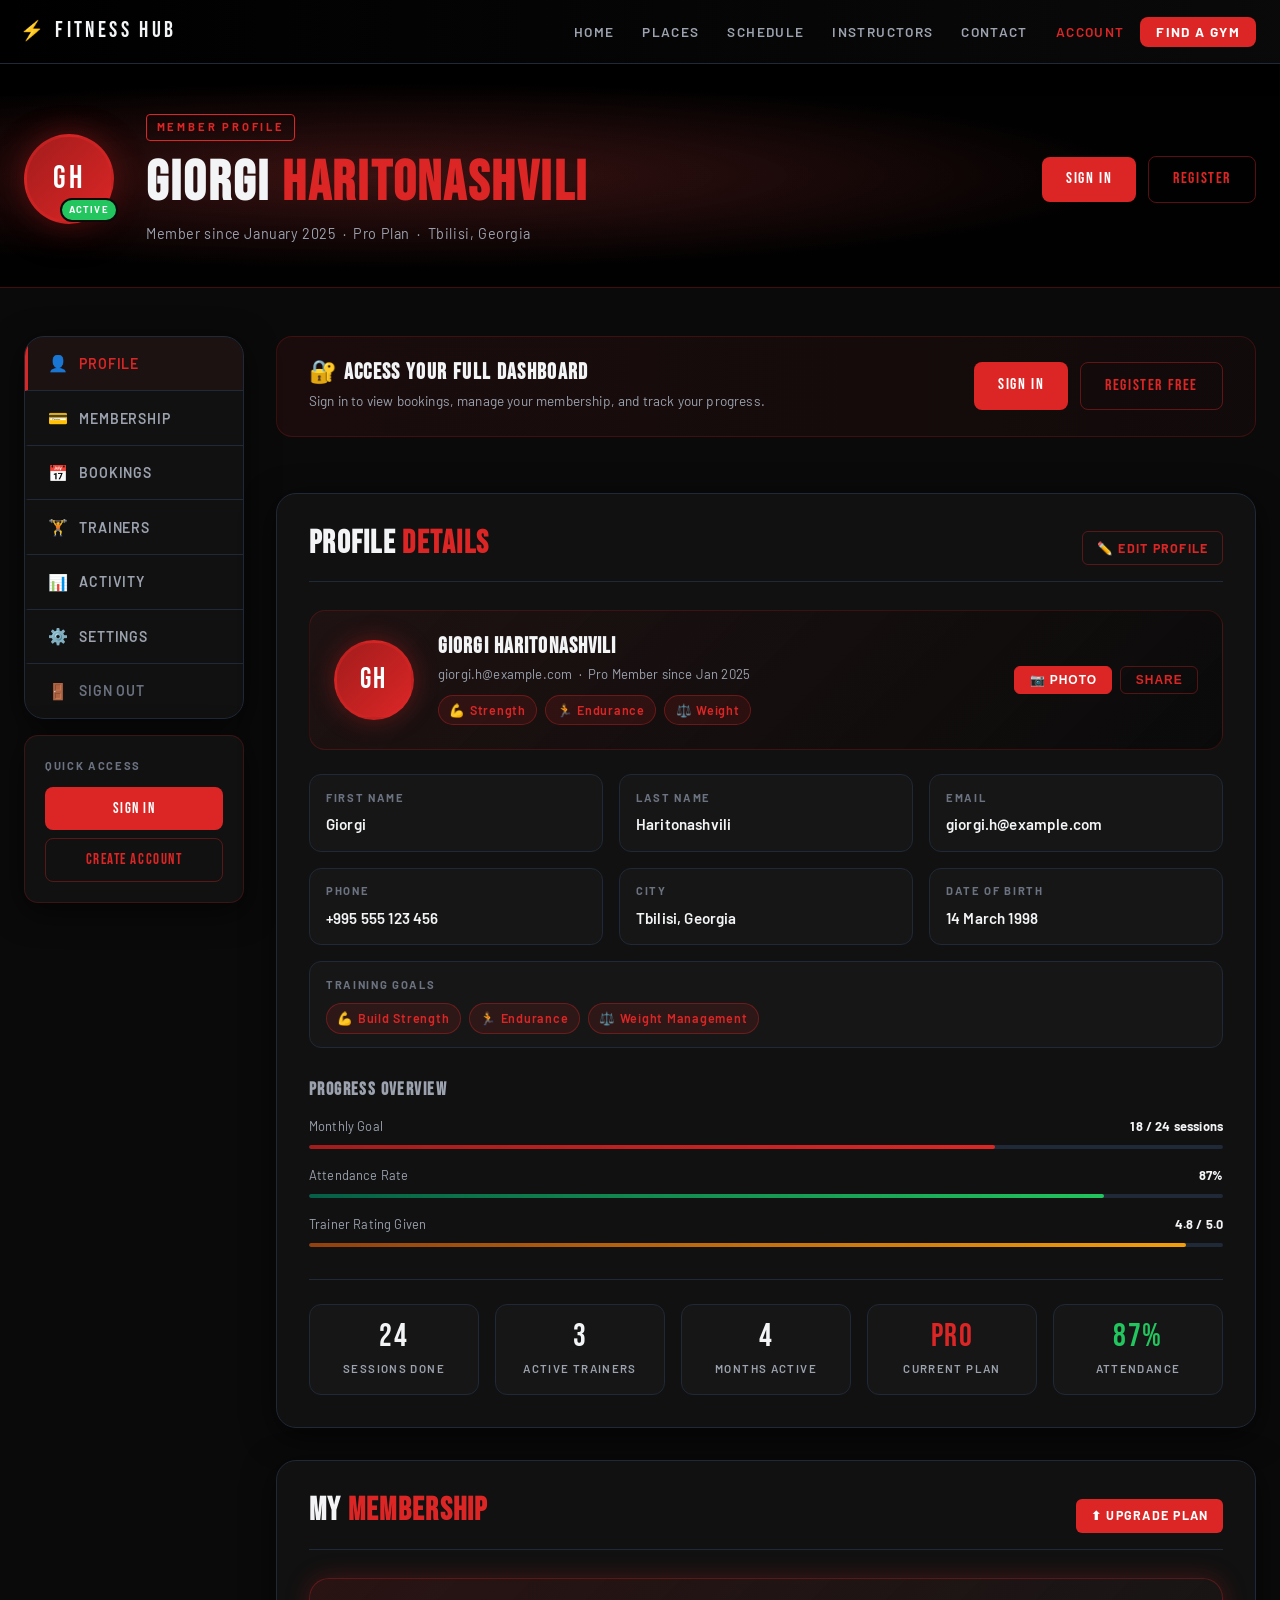
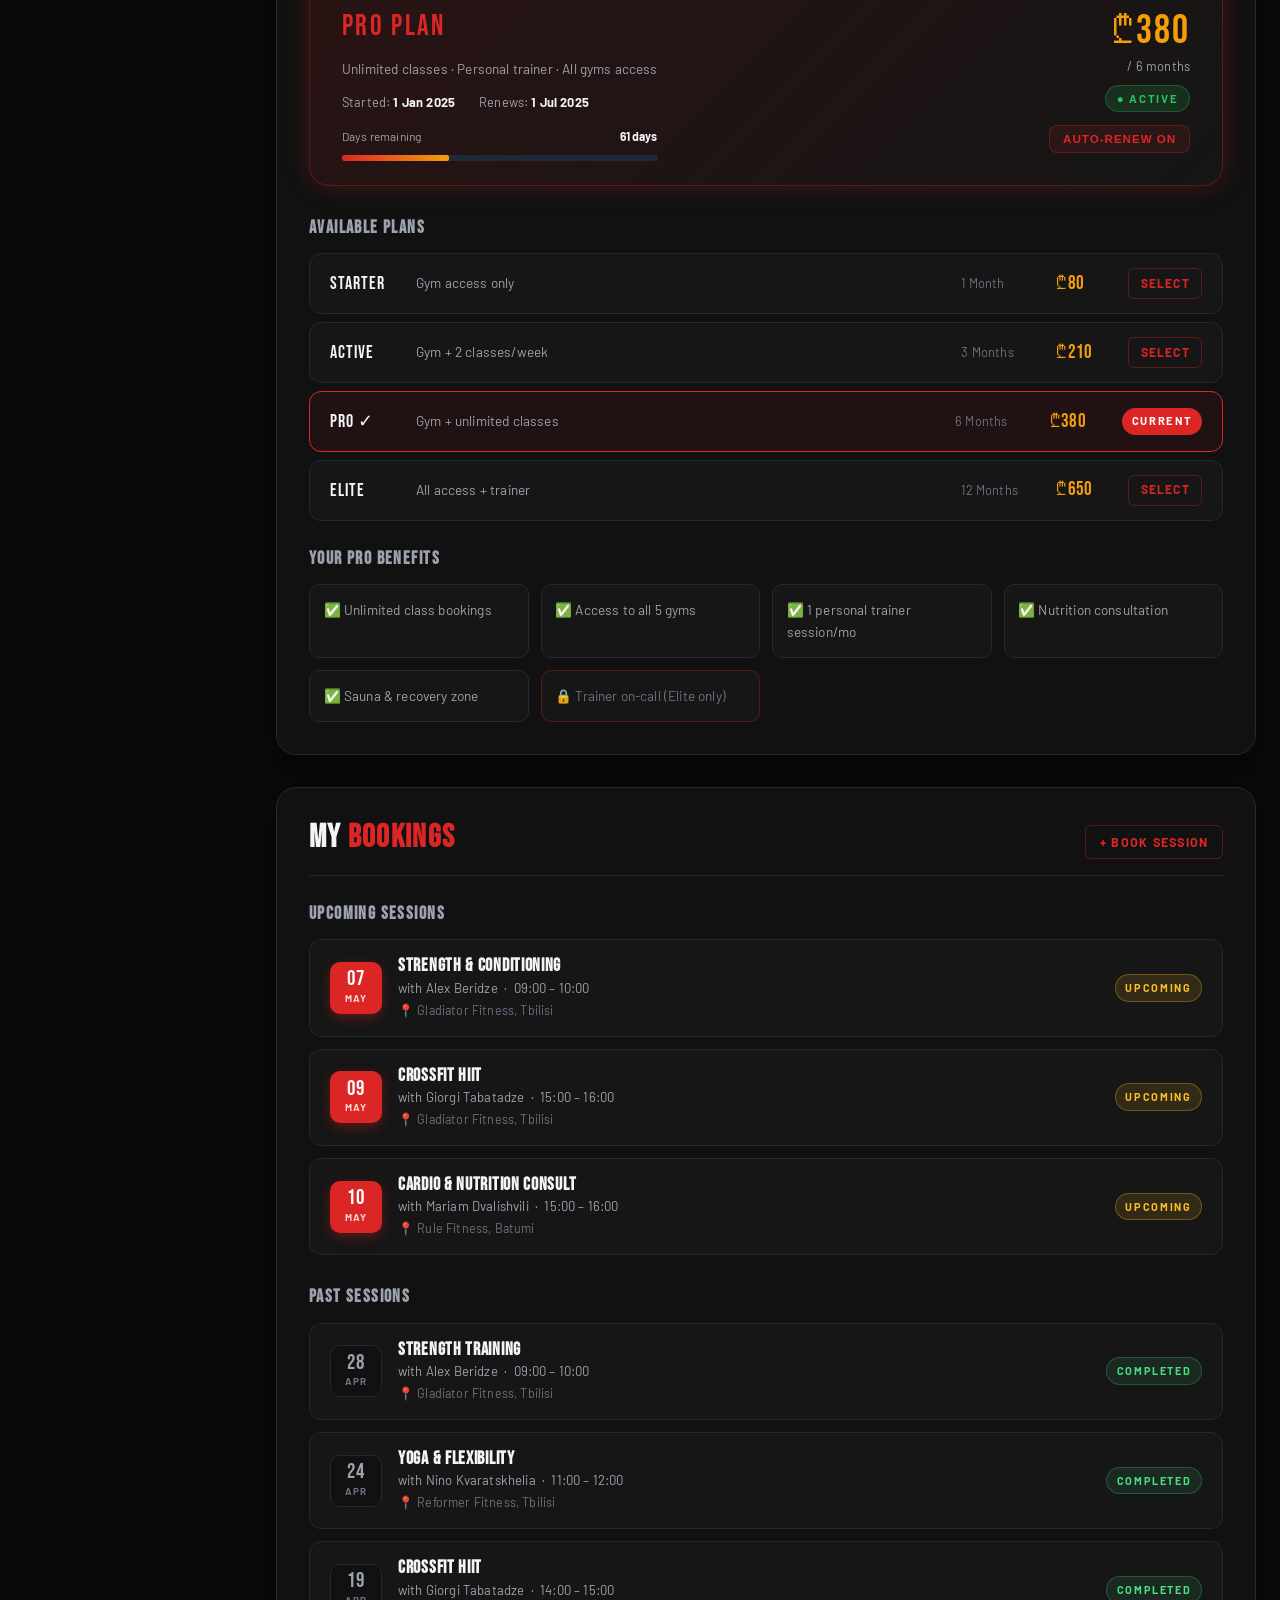
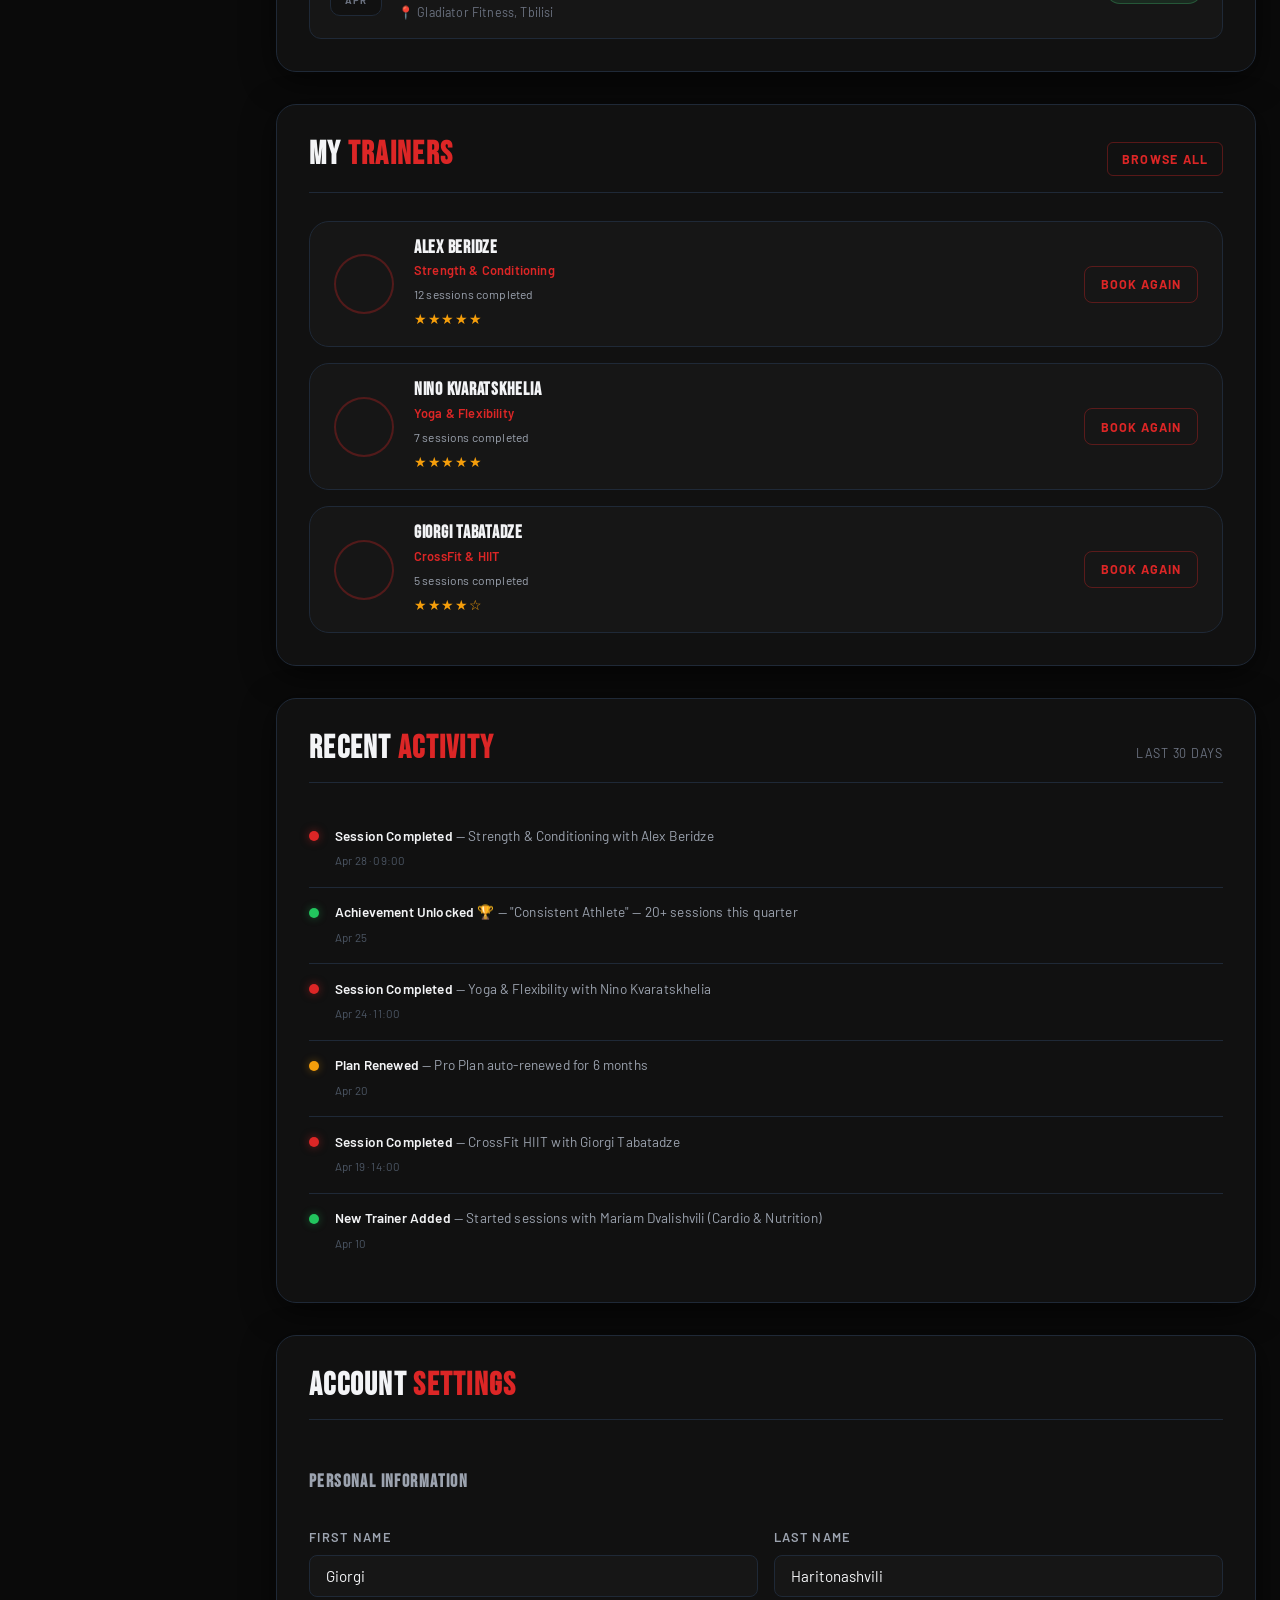
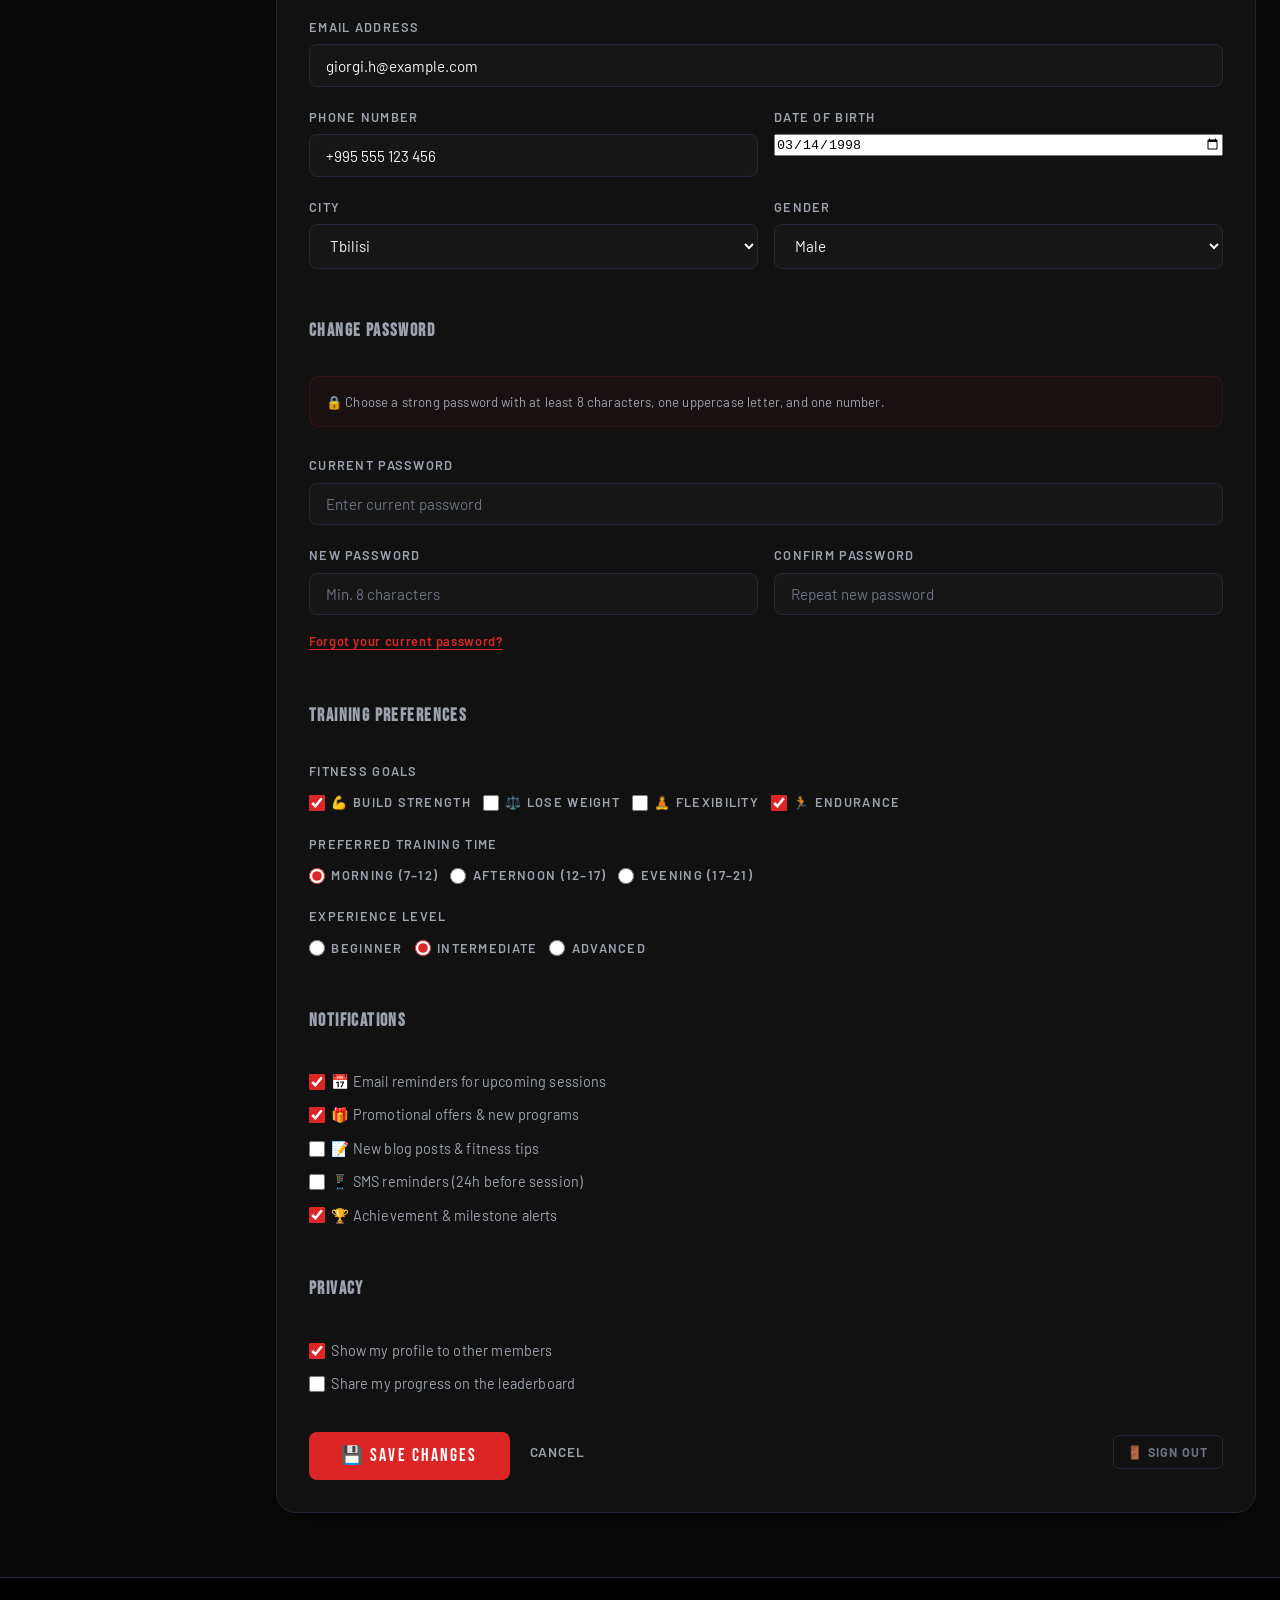
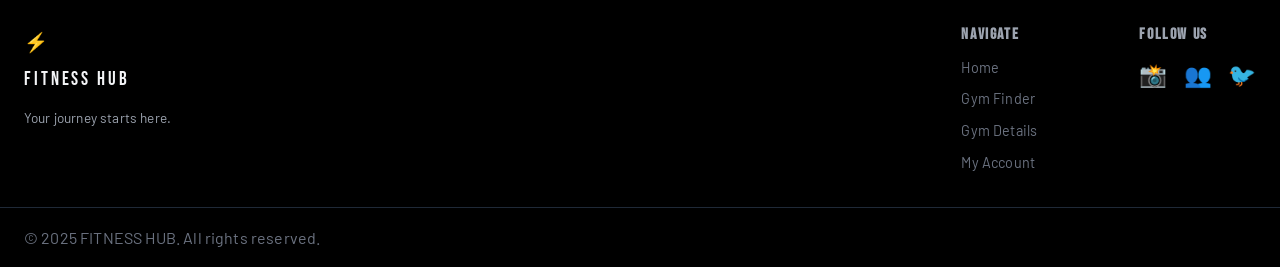
<file: account.html>
<!DOCTYPE html>
<html lang="en">
<head>
  <meta charset="UTF-8" />
  <meta name="viewport" content="width=device-width, initial-scale=1.0"/>
  <title>FITNESS HUB — My Account</title>
  <link rel="preconnect" href="https://fonts.googleapis.com" />
  <link rel="preconnect" href="https://fonts.gstatic.com" crossorigin />
  <link href="https://fonts.googleapis.com/css2?family=Bebas+Neue&family=Barlow:ital,wght@0,300;0,400;0,600;0,700;1,400&display=swap" rel="stylesheet"/>
  <link rel="stylesheet" href="style.css" />

  <style>
    /* ══════════════════════════════════════════
       ACCOUNT PAGE — EXTENDED STYLES
       CSS-only modals + enhanced UI
    ══════════════════════════════════════════ */

    /* ── Modal Trigger Checkboxes (hidden) ── */
    .modal-toggle { display: none; }

    /* ── Modal Backdrop ── */
    .modal-overlay {
      position: fixed;
      inset: 0;
      background: rgba(0,0,0,0.82);
      backdrop-filter: blur(6px);
      -webkit-backdrop-filter: blur(6px);
      z-index: 999;
      display: flex;
      align-items: center;
      justify-content: center;
      opacity: 0;
      pointer-events: none;
      transition: opacity 0.35s ease;
    }

    /* Show modal when checkbox checked */
    #modal-login:checked    ~ .modal-overlay-login,
    #modal-signup:checked   ~ .modal-overlay-signup,
    #modal-forgot:checked   ~ .modal-overlay-forgot,
    #modal-signout:checked  ~ .modal-overlay-signout {
      opacity: 1;
      pointer-events: all;
    }

    /* ── Modal Box ── */
    .modal-box {
      background: #111;
      border: 1px solid rgba(220,38,38,0.3);
      border-radius: 20px;
      padding: 2.5rem 2.25rem 2rem;
      width: 100%;
      max-width: 440px;
      position: relative;
      box-shadow: 0 30px 80px rgba(0,0,0,0.8), 0 0 40px rgba(220,38,38,0.12);
      transform: translateY(30px) scale(0.96);
      transition: transform 0.35s cubic-bezier(0.34,1.56,0.64,1), opacity 0.3s ease;
      opacity: 0;
    }

    #modal-login:checked    ~ .modal-overlay-login    .modal-box,
    #modal-signup:checked   ~ .modal-overlay-signup   .modal-box,
    #modal-forgot:checked   ~ .modal-overlay-forgot   .modal-box,
    #modal-signout:checked  ~ .modal-overlay-signout  .modal-box {
      transform: translateY(0) scale(1);
      opacity: 1;
    }

    /* Close button (label targeting toggle) */
    .modal-close {
      position: absolute;
      top: 1rem;
      right: 1rem;
      width: 32px;
      height: 32px;
      background: rgba(255,255,255,0.06);
      border: 1px solid rgba(255,255,255,0.1);
      border-radius: 8px;
      display: flex;
      align-items: center;
      justify-content: center;
      cursor: pointer;
      font-size: 1rem;
      color: #9CA3AF;
      transition: background 0.2s, color 0.2s, transform 0.15s;
      user-select: none;
      line-height: 1;
    }
    .modal-close:hover { background: rgba(220,38,38,0.15); color: #DC2626; transform: scale(1.1); }

    /* Close backdrop click area */
    .modal-backdrop-close {
      position: absolute;
      inset: 0;
      cursor: pointer;
      z-index: -1;
    }

    .modal-logo {
      display: flex;
      align-items: center;
      gap: 0.5rem;
      font-family: 'Bebas Neue', sans-serif;
      font-size: 1.2rem;
      letter-spacing: 0.15em;
      color: #DC2626;
      margin-bottom: 1.5rem;
    }
    .modal-logo span { font-size: 1rem; }

    .modal-box h2 {
      font-family: 'Bebas Neue', sans-serif;
      font-size: 2rem;
      letter-spacing: 0.06em;
      color: #F3F4F6;
      margin-bottom: 0.3rem;
    }
    .modal-box .modal-sub {
      font-size: 0.85rem;
      color: #9CA3AF;
      margin-bottom: 1.75rem;
    }

    /* Modal form fields */
    .modal-form {
      display: flex;
      flex-direction: column;
      gap: 1rem;
    }

    .modal-field {
      display: flex;
      flex-direction: column;
      gap: 0.35rem;
    }
    .modal-field label {
      font-size: 0.72rem;
      font-weight: 700;
      letter-spacing: 0.14em;
      text-transform: uppercase;
      color: #6B7280;
    }
    .modal-field input,
    .modal-field select {
      background: #161616;
      border: 1px solid #1f2937;
      border-radius: 10px;
      padding: 0.75rem 1rem;
      color: #F3F4F6;
      font-family: 'Barlow', sans-serif;
      font-size: 0.95rem;
      outline: none;
      width: 100%;
      transition: border-color 0.28s, box-shadow 0.28s;
    }
    .modal-field input:focus,
    .modal-field select:focus {
      border-color: #DC2626;
      box-shadow: 0 0 0 3px rgba(220,38,38,0.18);
    }
    .modal-field input::placeholder { color: #374151; }

    /* Password field with eye icon area */
    .pw-wrapper { position: relative; }
    .pw-wrapper input { padding-right: 2.5rem; }
    .pw-eye {
      position: absolute;
      right: 0.9rem;
      top: 50%;
      transform: translateY(-50%);
      font-size: 0.9rem;
      color: #6B7280;
      cursor: default;
      user-select: none;
    }

    /* Field row */
    .modal-row {
      display: flex;
      gap: 0.75rem;
    }
    .modal-row .modal-field { flex: 1; }

    /* Remember me / terms */
    .modal-check-row {
      display: flex;
      align-items: center;
      gap: 0.5rem;
      font-size: 0.82rem;
      color: #9CA3AF;
    }
    .modal-check-row input[type="checkbox"] {
      accent-color: #DC2626;
      width: 15px;
      height: 15px;
      cursor: pointer;
    }

    /* Forgot link */
    .modal-forgot-link {
      font-size: 0.78rem;
      color: #DC2626;
      font-weight: 600;
      letter-spacing: 0.05em;
      cursor: pointer;
      transition: color 0.2s;
      text-decoration: underline;
      text-underline-offset: 3px;
    }
    .modal-forgot-link:hover { color: #F87171; }

    /* Submit button */
    .modal-submit {
      padding: 0.85rem 1.5rem;
      background: #DC2626;
      color: #fff;
      font-family: 'Bebas Neue', sans-serif;
      font-size: 1.15rem;
      letter-spacing: 0.14em;
      border: none;
      border-radius: 10px;
      cursor: pointer;
      transition: background 0.2s, transform 0.15s, box-shadow 0.2s;
      margin-top: 0.25rem;
    }
    .modal-submit:hover {
      background: #A31C1C;
      transform: translateY(-2px);
      box-shadow: 0 8px 24px rgba(220,38,38,0.35);
    }
    .modal-submit:active { transform: scale(0.97) translateY(0); }

    /* Divider */
    .modal-divider {
      display: flex;
      align-items: center;
      gap: 0.75rem;
      margin: 0.5rem 0;
    }
    .modal-divider span {
      flex: 1;
      height: 1px;
      background: #1f2937;
    }
    .modal-divider p {
      font-size: 0.75rem;
      color: #6B7280;
      white-space: nowrap;
    }

    /* Switch links between modals */
    .modal-switch {
      text-align: center;
      font-size: 0.82rem;
      color: #9CA3AF;
      margin-top: 0.25rem;
    }
    .modal-switch label {
      color: #DC2626;
      font-weight: 700;
      cursor: pointer;
      transition: color 0.2s;
      text-decoration: underline;
      text-underline-offset: 3px;
    }
    .modal-switch label:hover { color: #F87171; }

    /* Strength indicator */
    .pw-strength {
      display: flex;
      gap: 4px;
      margin-top: 0.4rem;
    }
    .pw-strength span {
      flex: 1;
      height: 3px;
      border-radius: 2px;
      background: #1f2937;
    }
    .pw-strength span:nth-child(1) { background: #DC2626; }
    .pw-strength span:nth-child(2) { background: #DC2626; }
    .pw-strength span:nth-child(3) { background: #1f2937; }

    /* ── Sign Out confirm modal special ── */
    .signout-icon {
      font-size: 3rem;
      text-align: center;
      margin-bottom: 1rem;
      display: block;
      animation: pulse 2s infinite;
    }
    @keyframes pulse {
      0%,100% { transform: scale(1); }
      50% { transform: scale(1.08); }
    }
    .modal-box.signout-box { text-align: center; max-width: 380px; }
    .signout-box h2 { font-size: 1.8rem; margin-bottom: 0.5rem; }
    .signout-box p { font-size: 0.9rem; color: #9CA3AF; margin-bottom: 1.75rem; line-height: 1.6; }
    .signout-actions {
      display: flex;
      gap: 0.75rem;
    }
    .signout-cancel {
      flex: 1;
      padding: 0.8rem;
      background: rgba(255,255,255,0.05);
      border: 1px solid #1f2937;
      border-radius: 10px;
      color: #9CA3AF;
      font-family: 'Bebas Neue', sans-serif;
      font-size: 1rem;
      letter-spacing: 0.1em;
      cursor: pointer;
      transition: background 0.2s, color 0.2s;
    }
    .signout-cancel:hover { background: rgba(255,255,255,0.08); color: #F3F4F6; }
    .signout-confirm {
      flex: 1;
      padding: 0.8rem;
      background: #DC2626;
      border: none;
      border-radius: 10px;
      color: #fff;
      font-family: 'Bebas Neue', sans-serif;
      font-size: 1rem;
      letter-spacing: 0.1em;
      cursor: pointer;
      transition: background 0.2s, transform 0.15s;
    }
    .signout-confirm:hover { background: #A31C1C; transform: translateY(-1px); }

    /* ── Auth action bar (shown when logged out) ── */
    .auth-action-bar {
      background: linear-gradient(90deg, rgba(220,38,38,0.08), rgba(220,38,38,0.04));
      border: 1px solid rgba(220,38,38,0.2);
      border-radius: 16px;
      padding: 1.5rem 2rem;
      display: flex;
      align-items: center;
      justify-content: space-between;
      gap: 1.5rem;
      flex-wrap: wrap;
      margin-bottom: 1.5rem;
      animation: cardSlideUp 0.5s ease both;
    }
    .auth-bar-text h3 {
      font-family: 'Bebas Neue', sans-serif;
      font-size: 1.4rem;
      letter-spacing: 0.06em;
      color: #F3F4F6;
    }
    .auth-bar-text p { font-size: 0.85rem; color: #9CA3AF; margin-top: 0.2rem; }
    .auth-bar-actions { display: flex; gap: 0.75rem; flex-wrap: wrap; }
    .auth-btn-login {
      padding: 0.6rem 1.5rem;
      background: #DC2626;
      color: #fff;
      font-family: 'Bebas Neue', sans-serif;
      font-size: 1rem;
      letter-spacing: 0.1em;
      border-radius: 8px;
      cursor: pointer;
      transition: background 0.2s, transform 0.15s, box-shadow 0.2s;
      border: none;
      display: inline-block;
    }
    .auth-btn-login:hover {
      background: #A31C1C;
      transform: translateY(-2px);
      box-shadow: 0 8px 20px rgba(220,38,38,0.3);
    }
    .auth-btn-signup {
      padding: 0.6rem 1.5rem;
      background: transparent;
      color: #DC2626;
      font-family: 'Bebas Neue', sans-serif;
      font-size: 1rem;
      letter-spacing: 0.1em;
      border-radius: 8px;
      border: 1px solid rgba(220,38,38,0.4);
      cursor: pointer;
      transition: background 0.2s, color 0.2s, transform 0.15s;
      display: inline-block;
    }
    .auth-btn-signup:hover { background: rgba(220,38,38,0.1); transform: translateY(-2px); }

    /* ── Enhanced nav sidebar ── */
    .account-nav-item.nav-danger { color: #6B7280; }
    .account-nav-item.nav-danger:hover {
      color: #F87171;
      background: rgba(248,113,113,0.05);
      border-left-color: #F87171;
    }

    /* ── Settings tabs enhancement ── */
    .settings-tab-row {
      display: flex;
      gap: 0.5rem;
      flex-wrap: wrap;
      margin-bottom: 1.75rem;
      border-bottom: 1px solid #1f2937;
      padding-bottom: 0;
    }
    .stab {
      padding: 0.5rem 1rem;
      font-size: 0.78rem;
      font-weight: 700;
      letter-spacing: 0.1em;
      text-transform: uppercase;
      color: #6B7280;
      border-bottom: 2px solid transparent;
      cursor: pointer;
      transition: color 0.2s, border-color 0.2s;
      margin-bottom: -1px;
    }
    .stab.active-stab { color: #DC2626; border-bottom-color: #DC2626; }
    .stab:hover { color: #F3F4F6; }

    /* ── Progress bar for stats ── */
    .progress-bar {
      height: 4px;
      background: #1f2937;
      border-radius: 2px;
      margin-top: 0.5rem;
      overflow: hidden;
    }
    .progress-fill {
      height: 100%;
      border-radius: 2px;
      background: linear-gradient(90deg, #A31C1C, #DC2626);
    }

    /* ── Activity feed ── */
    .activity-feed {
      display: flex;
      flex-direction: column;
      gap: 0;
    }
    .activity-item {
      display: flex;
      align-items: flex-start;
      gap: 1rem;
      padding: 0.9rem 0;
      border-bottom: 1px solid #1f2937;
      position: relative;
    }
    .activity-item:last-child { border-bottom: none; }
    .activity-dot {
      width: 10px;
      height: 10px;
      border-radius: 50%;
      background: #DC2626;
      margin-top: 0.35rem;
      flex-shrink: 0;
      box-shadow: 0 0 8px rgba(220,38,38,0.5);
    }
    .activity-dot.green { background: #22C55E; box-shadow: 0 0 8px rgba(34,197,94,0.4); }
    .activity-dot.amber { background: #F59E0B; box-shadow: 0 0 8px rgba(245,158,11,0.4); }
    .activity-text { flex: 1; }
    .activity-text p { font-size: 0.85rem; color: #9CA3AF; line-height: 1.5; }
    .activity-text strong { color: #F3F4F6; font-weight: 600; }
    .activity-time { font-size: 0.72rem; color: #4B5563; white-space: nowrap; margin-top: 0.2rem; }

    /* ── Enhanced profile avatar ── */
    .profile-avatar-large {
      display: flex;
      align-items: center;
      gap: 1.5rem;
      padding: 1.5rem;
      background: linear-gradient(135deg, rgba(220,38,38,0.07), rgba(10,10,10,0.9));
      border: 1px solid rgba(220,38,38,0.2);
      border-radius: 16px;
      margin-bottom: 1.5rem;
      flex-wrap: wrap;
    }
    .pal-circle {
      width: 80px;
      height: 80px;
      border-radius: 50%;
      background: linear-gradient(135deg, #A31C1C, #DC2626);
      display: flex;
      align-items: center;
      justify-content: center;
      font-family: 'Bebas Neue', sans-serif;
      font-size: 1.8rem;
      color: #fff;
      letter-spacing: 0.1em;
      flex-shrink: 0;
      box-shadow: 0 0 24px rgba(220,38,38,0.35);
      border: 3px solid rgba(220,38,38,0.4);
    }
    .pal-info h3 {
      font-family: 'Bebas Neue', sans-serif;
      font-size: 1.4rem;
      letter-spacing: 0.05em;
      color: #F3F4F6;
    }
    .pal-info p { font-size: 0.82rem; color: #9CA3AF; margin-top: 0.2rem; }
    .pal-actions { margin-left: auto; display: flex; gap: 0.5rem; flex-wrap: wrap; }
    .pal-btn {
      padding: 0.4rem 0.9rem;
      font-size: 0.75rem;
      font-weight: 700;
      letter-spacing: 0.08em;
      text-transform: uppercase;
      border-radius: 6px;
      cursor: pointer;
      transition: all 0.2s;
      border: 1px solid rgba(220,38,38,0.35);
      color: #DC2626;
      background: transparent;
    }
    .pal-btn:hover { background: #DC2626; color: #fff; }
    .pal-btn.pal-btn-solid { background: #DC2626; color: #fff; border-color: #DC2626; }
    .pal-btn.pal-btn-solid:hover { background: #A31C1C; }

    /* ── Notification bell ── */
    .notif-badge-wrap {
      position: relative;
      display: inline-block;
    }
    .notif-badge {
      position: absolute;
      top: -4px;
      right: -4px;
      width: 8px;
      height: 8px;
      border-radius: 50%;
      background: #DC2626;
      border: 2px solid #111;
    }

    /* ── Mobile modal ── */
    @media (max-width: 480px) {
      .modal-box { padding: 2rem 1.25rem 1.5rem; margin: 0 1rem; }
      .modal-row { flex-direction: column; }
    }
  </style>
</head>
<body class="account-page">

  <!-- ══════════════════════════════════════
       CSS-ONLY MODAL TOGGLE CHECKBOXES
  ══════════════════════════════════════ -->
  <input type="checkbox" id="modal-login"   class="modal-toggle" />
  <input type="checkbox" id="modal-signup"  class="modal-toggle" />
  <input type="checkbox" id="modal-forgot"  class="modal-toggle" />
  <input type="checkbox" id="modal-signout" class="modal-toggle" />

  <!-- ══════════════════════════════════════
       MODAL: LOGIN
  ══════════════════════════════════════ -->
  <div class="modal-overlay modal-overlay-login">
    <label class="modal-backdrop-close" for="modal-login"></label>
    <div class="modal-box">
      <label class="modal-close" for="modal-login">✕</label>

      <div class="modal-logo">
        <span>⚡</span>FITNESS HUB
      </div>

      <h2>Welcome Back</h2>
      <p class="modal-sub">Sign in to access your account and training dashboard.</p>

      <form class="modal-form" action="#" method="post">
        <div class="modal-field">
          <label for="l-email">Email Address</label>
          <input type="email" id="l-email" name="email" placeholder="giorgi.h@example.com" />
        </div>

        <div class="modal-field">
          <label for="l-password">Password</label>
          <div class="pw-wrapper">
            <input type="password" id="l-password" name="password" placeholder="Enter your password" />
            <span class="pw-eye">👁</span>
          </div>
        </div>

        <div style="display:flex; align-items:center; justify-content:space-between; flex-wrap:wrap; gap:0.5rem;">
          <label class="modal-check-row">
            <input type="checkbox" name="remember" /> Remember me
          </label>
          <!-- Switch to forgot modal -->
          <label class="modal-forgot-link" for="modal-login">
            <!-- We use a workaround: uncheck login, check forgot via labels -->
          </label>
          <label class="modal-forgot-link" for="modal-forgot" onclick="">Forgot password?</label>
        </div>

        <button type="submit" class="modal-submit">Sign In →</button>

        <div class="modal-divider">
          <span></span><p>OR CONTINUE WITH</p><span></span>
        </div>

        <div style="display:flex; gap:0.6rem;">
          <button type="button" style="flex:1; padding:0.65rem; background:#161616; border:1px solid #1f2937; border-radius:10px; color:#9CA3AF; font-size:0.85rem; cursor:pointer; transition:border-color 0.2s; font-family:'Barlow',sans-serif;">
            🌐 Google
          </button>
          <button type="button" style="flex:1; padding:0.65rem; background:#161616; border:1px solid #1f2937; border-radius:10px; color:#9CA3AF; font-size:0.85rem; cursor:pointer; transition:border-color 0.2s; font-family:'Barlow',sans-serif;">
            📘 Facebook
          </button>
        </div>

        <p class="modal-switch">
          Don't have an account? <label for="modal-signup">Create one free</label>
        </p>
      </form>
    </div>
  </div>

  <!-- ══════════════════════════════════════
       MODAL: SIGN UP
  ══════════════════════════════════════ -->
  <div class="modal-overlay modal-overlay-signup">
    <label class="modal-backdrop-close" for="modal-signup"></label>
    <div class="modal-box">
      <label class="modal-close" for="modal-signup">✕</label>

      <div class="modal-logo">
        <span>⚡</span>FITNESS HUB
      </div>

      <h2>Create Account</h2>
      <p class="modal-sub">Join FITNESS HUB and start your transformation today.</p>

      <form class="modal-form" action="#" method="post">
        <div class="modal-row">
          <div class="modal-field">
            <label for="s-fname">First Name</label>
            <input type="text" id="s-fname" name="fname" placeholder="Giorgi" />
          </div>
          <div class="modal-field">
            <label for="s-lname">Last Name</label>
            <input type="text" id="s-lname" name="lname" placeholder="Beridze" />
          </div>
        </div>

        <div class="modal-field">
          <label for="s-email">Email Address</label>
          <input type="email" id="s-email" name="email" placeholder="you@example.com" />
        </div>

        <div class="modal-field">
          <label for="s-phone">Phone Number</label>
          <input type="text" id="s-phone" name="phone" placeholder="+995 555 000 000" />
        </div>

        <div class="modal-field">
          <label for="s-city">City</label>
          <select id="s-city" name="city">
            <option value="" disabled selected>— Select your city —</option>
            <option>Tbilisi</option>
            <option>Batumi</option>
            <option>Kutaisi</option>
            <option>Rustavi</option>
          </select>
        </div>

        <div class="modal-field">
          <label for="s-plan">Membership Plan</label>
          <select id="s-plan" name="plan">
            <option value="" disabled selected>— Choose a plan —</option>
            <option>Starter — ₾80/mo</option>
            <option>Active — ₾210/3 mo</option>
            <option>Pro — ₾380/6 mo</option>
            <option>Elite — ₾650/yr</option>
          </select>
        </div>

        <div class="modal-field">
          <label for="s-password">Password</label>
          <div class="pw-wrapper">
            <input type="password" id="s-password" name="password" placeholder="Min. 8 characters" />
            <span class="pw-eye">👁</span>
          </div>
          <div class="pw-strength">
            <span></span><span></span><span></span><span></span>
          </div>
        </div>

        <div class="modal-field">
          <label for="s-confirm">Confirm Password</label>
          <div class="pw-wrapper">
            <input type="password" id="s-confirm" name="confirm" placeholder="Repeat your password" />
            <span class="pw-eye">👁</span>
          </div>
        </div>

        <label class="modal-check-row">
          <input type="checkbox" name="terms" required />
          I agree to the <span style="color:#DC2626; margin-left:0.25rem;">Terms &amp; Privacy Policy</span>
        </label>

        <button type="submit" class="modal-submit">Create My Account →</button>

        <p class="modal-switch">
          Already have an account? <label for="modal-login">Sign in</label>
        </p>
      </form>
    </div>
  </div>

  <!-- ══════════════════════════════════════
       MODAL: FORGOT PASSWORD
  ══════════════════════════════════════ -->
  <div class="modal-overlay modal-overlay-forgot">
    <label class="modal-backdrop-close" for="modal-forgot"></label>
    <div class="modal-box">
      <label class="modal-close" for="modal-forgot">✕</label>

      <div class="modal-logo">
        <span>⚡</span>FITNESS HUB
      </div>

      <h2>Reset Password</h2>
      <p class="modal-sub">Enter your email and we'll send you a reset link within 5 minutes.</p>

      <form class="modal-form" action="#" method="post">
        <div class="modal-field">
          <label for="f-email">Email Address</label>
          <input type="email" id="f-email" name="email" placeholder="giorgi.h@example.com" />
        </div>

        <div style="background:rgba(220,38,38,0.06); border:1px solid rgba(220,38,38,0.2); border-radius:10px; padding:0.85rem 1rem;">
          <p style="font-size:0.82rem; color:#9CA3AF; line-height:1.6;">
            🔒 We'll send a secure link to this address. The link expires in <strong style="color:#F3F4F6;">30 minutes.</strong>
          </p>
        </div>

        <button type="submit" class="modal-submit">Send Reset Link →</button>

        <p class="modal-switch">
          Remember your password? <label for="modal-login">Back to Login</label>
        </p>
      </form>
    </div>
  </div>

  <!-- ══════════════════════════════════════
       MODAL: SIGN OUT CONFIRM
  ══════════════════════════════════════ -->
  <div class="modal-overlay modal-overlay-signout">
    <label class="modal-backdrop-close" for="modal-signout"></label>
    <div class="modal-box signout-box">
      <label class="modal-close" for="modal-signout">✕</label>
      <span class="signout-icon">🚪</span>
      <h2>Sign Out?</h2>
      <p>You'll be logged out of FITNESS HUB. Any unsaved changes to your settings will be lost.</p>
      <div class="signout-actions">
        <label class="signout-cancel" for="modal-signout">Cancel</label>
        <a href="index.html" class="signout-confirm" style="display:flex;align-items:center;justify-content:center;text-decoration:none;">
          Yes, Sign Out
        </a>
      </div>
    </div>
  </div>

  <!-- ══════════════════════════════════════
       HEADER
  ══════════════════════════════════════ -->
  <header>
    <nav class="nav-container">
      <a href="index.html" class="nav-logo">
        <span class="logo-icon">⚡</span>FITNESS HUB
      </a>
      <ul class="nav-links">
        <li><a href="index.html" class="nav-link">Home</a></li>
        <li><a href="gyms.html" class="nav-link">Places</a></li>
        <li><a href="index.html#schedule" class="nav-link">Schedule</a></li>
        <li><a href="index.html#instructors-section" class="nav-link">Instructors</a></li>
        <li><a href="index.html#contact" class="nav-link">Contact</a></li>
        <li><a href="account.html" class="nav-link active">Account</a></li>
        <li><a href="gym-place.html" class="nav-link nav-cta">Find a Gym</a></li>
      </ul>
      <label class="hamburger" for="mobile-toggle-account">
        <span></span><span></span><span></span>
      </label>
      <input type="checkbox" id="mobile-toggle-account" class="mobile-toggle-input" />
      <ul class="mobile-menu">
        <li><a href="index.html">Home</a></li>
        <li><a href="gyms.html">Places</a></li>
        <li><a href="account.html">Account</a></li>
        <li><a href="index.html#contact">Contact</a></li>
      </ul>
    </nav>
  </header>

  <main>

    <!-- ACCOUNT HERO BANNER -->
    <section class="account-hero">
      <div class="account-hero-inner">
        <div class="account-avatar">
          <span class="avatar-initials">GH</span>
          <span class="avatar-badge">Active</span>
        </div>
        <div class="account-hero-text">
          <span class="page-tag">Member Profile</span>
          <h1>Giorgi <span class="accent">Haritonashvili</span></h1>
          <p class="account-since">Member since January 2025 &nbsp;·&nbsp; Pro Plan &nbsp;·&nbsp; Tbilisi, Georgia</p>
        </div>
        <!-- Quick auth actions in hero -->
        <div style="margin-left:auto; display:flex; gap:0.75rem; flex-wrap:wrap; align-items:center;">
          <label for="modal-login" class="auth-btn-login" style="cursor:pointer;">Sign In</label>
          <label for="modal-signup" class="auth-btn-signup" style="cursor:pointer;">Register</label>
        </div>
      </div>
    </section>

    <!-- MAIN ACCOUNT LAYOUT -->
    <section class="account-layout section-container">

      <!-- LEFT: SIDEBAR NAV -->
      <aside class="account-sidebar">
        <nav class="account-nav">
          <a href="#profile" class="account-nav-item active-tab">
            <span class="anav-icon">👤</span> Profile
          </a>
          <a href="#membership" class="account-nav-item">
            <span class="anav-icon">💳</span> Membership
          </a>
          <a href="#bookings" class="account-nav-item">
            <span class="anav-icon">📅</span> Bookings
          </a>
          <a href="#trainers" class="account-nav-item">
            <span class="anav-icon">🏋️</span> Trainers
          </a>
          <a href="#activity" class="account-nav-item">
            <span class="anav-icon">📊</span> Activity
          </a>
          <a href="#settings" class="account-nav-item">
            <span class="anav-icon">⚙️</span> Settings
          </a>
          <!-- Sign out triggers modal -->
          <label for="modal-signout" class="account-nav-item nav-danger" style="cursor:pointer;">
            <span class="anav-icon">🚪</span> Sign Out
          </label>
        </nav>

        <!-- Quick auth card in sidebar -->
        <div style="margin-top:1rem; background:#111; border:1px solid rgba(220,38,38,0.2); border-radius:14px; padding:1.25rem; box-shadow:0 8px 32px rgba(0,0,0,0.6);">
          <p style="font-size:0.7rem; font-weight:700; letter-spacing:0.15em; text-transform:uppercase; color:#6B7280; margin-bottom:0.75rem;">Quick Access</p>
          <label for="modal-login" style="display:block; width:100%; padding:0.55rem; background:#DC2626; color:#fff; text-align:center; border-radius:8px; font-family:'Bebas Neue',sans-serif; font-size:0.95rem; letter-spacing:0.1em; cursor:pointer; transition:background 0.2s; margin-bottom:0.5rem;">
            Sign In
          </label>
          <label for="modal-signup" style="display:block; width:100%; padding:0.55rem; background:transparent; color:#DC2626; text-align:center; border-radius:8px; border:1px solid rgba(220,38,38,0.35); font-family:'Bebas Neue',sans-serif; font-size:0.95rem; letter-spacing:0.1em; cursor:pointer; transition:all 0.2s;">
            Create Account
          </label>
        </div>
      </aside>

      <!-- RIGHT: CONTENT PANELS -->
      <div class="account-content">

        <!-- AUTH ACTION BAR -->
        <div class="auth-action-bar">
          <div class="auth-bar-text">
            <h3>🔐 Access Your Full Dashboard</h3>
            <p>Sign in to view bookings, manage your membership, and track your progress.</p>
          </div>
          <div class="auth-bar-actions">
            <label for="modal-login" class="auth-btn-login" style="cursor:pointer;">Sign In</label>
            <label for="modal-signup" class="auth-btn-signup" style="cursor:pointer;">Register Free</label>
          </div>
        </div>

        <!-- ── PROFILE ── -->
        <div id="profile" class="account-panel">
          <div class="panel-title-row">
            <h2>Profile <span class="accent">Details</span></h2>
            <a href="#settings" class="panel-edit-btn">✏️ Edit Profile</a>
          </div>

          <!-- Enhanced avatar row -->
          <div class="profile-avatar-large">
            <div class="pal-circle">GH</div>
            <div class="pal-info">
              <h3>Giorgi Haritonashvili</h3>
              <p>giorgi.h@example.com &nbsp;·&nbsp; Pro Member since Jan 2025</p>
              <div style="display:flex; gap:0.5rem; margin-top:0.6rem; flex-wrap:wrap;">
                <span class="goal-tag">💪 Strength</span>
                <span class="goal-tag">🏃 Endurance</span>
                <span class="goal-tag">⚖️ Weight</span>
              </div>
            </div>
            <div class="pal-actions">
              <button class="pal-btn pal-btn-solid">📷 Photo</button>
              <button class="pal-btn">Share</button>
            </div>
          </div>

          <div class="profile-grid">
            <div class="profile-field">
              <span class="field-label">First Name</span>
              <span class="field-value">Giorgi</span>
            </div>
            <div class="profile-field">
              <span class="field-label">Last Name</span>
              <span class="field-value">Haritonashvili</span>
            </div>
            <div class="profile-field">
              <span class="field-label">Email</span>
              <span class="field-value">giorgi.h@example.com</span>
            </div>
            <div class="profile-field">
              <span class="field-label">Phone</span>
              <span class="field-value">+995 555 123 456</span>
            </div>
            <div class="profile-field">
              <span class="field-label">City</span>
              <span class="field-value">Tbilisi, Georgia</span>
            </div>
            <div class="profile-field">
              <span class="field-label">Date of Birth</span>
              <span class="field-value">14 March 1998</span>
            </div>
            <div class="profile-field profile-field-full">
              <span class="field-label">Training Goals</span>
              <div class="goal-tags">
                <span class="goal-tag">💪 Build Strength</span>
                <span class="goal-tag">🏃 Endurance</span>
                <span class="goal-tag">⚖️ Weight Management</span>
              </div>
            </div>
          </div>

          <!-- Progress section -->
          <h3 class="sub-heading">Progress Overview</h3>
          <div style="display:flex; flex-direction:column; gap:1rem; margin-bottom:2rem;">
            <div>
              <div style="display:flex; justify-content:space-between; font-size:0.8rem; margin-bottom:0.35rem;">
                <span style="color:#9CA3AF;">Monthly Goal</span>
                <span style="color:#F3F4F6; font-weight:700;">18 / 24 sessions</span>
              </div>
              <div class="progress-bar"><div class="progress-fill" style="width:75%;"></div></div>
            </div>
            <div>
              <div style="display:flex; justify-content:space-between; font-size:0.8rem; margin-bottom:0.35rem;">
                <span style="color:#9CA3AF;">Attendance Rate</span>
                <span style="color:#F3F4F6; font-weight:700;">87%</span>
              </div>
              <div class="progress-bar"><div class="progress-fill" style="width:87%; background:linear-gradient(90deg,#065F46,#22C55E);"></div></div>
            </div>
            <div>
              <div style="display:flex; justify-content:space-between; font-size:0.8rem; margin-bottom:0.35rem;">
                <span style="color:#9CA3AF;">Trainer Rating Given</span>
                <span style="color:#F3F4F6; font-weight:700;">4.8 / 5.0</span>
              </div>
              <div class="progress-bar"><div class="progress-fill" style="width:96%; background:linear-gradient(90deg,#92400E,#F59E0B);"></div></div>
            </div>
          </div>

          <!-- Stats row -->
          <div class="stats-row">
            <div class="stat-box">
              <span class="stat-num">24</span>
              <span class="stat-label">Sessions Done</span>
            </div>
            <div class="stat-box">
              <span class="stat-num">3</span>
              <span class="stat-label">Active Trainers</span>
            </div>
            <div class="stat-box">
              <span class="stat-num">4</span>
              <span class="stat-label">Months Active</span>
            </div>
            <div class="stat-box">
              <span class="stat-num accent">Pro</span>
              <span class="stat-label">Current Plan</span>
            </div>
            <div class="stat-box">
              <span class="stat-num" style="color:#22C55E;">87%</span>
              <span class="stat-label">Attendance</span>
            </div>
          </div>
        </div>

        <!-- ── MEMBERSHIP ── -->
        <div id="membership" class="account-panel">
          <div class="panel-title-row">
            <h2>My <span class="accent">Membership</span></h2>
            <a href="index.html#contact" class="panel-edit-btn panel-upgrade-btn">⬆ Upgrade Plan</a>
          </div>

          <div class="membership-card">
            <div class="mc-left">
              <span class="mc-plan">Pro Plan</span>
              <p class="mc-includes">Unlimited classes · Personal trainer · All gyms access</p>
              <div class="mc-dates">
                <span>Started: <strong>1 Jan 2025</strong></span>
                <span>Renews: <strong>1 Jul 2025</strong></span>
              </div>
              <!-- Days remaining -->
              <div style="margin-top:0.9rem;">
                <div style="display:flex; justify-content:space-between; font-size:0.75rem; color:#9CA3AF; margin-bottom:0.4rem;">
                  <span>Days remaining</span><span style="color:#F3F4F6; font-weight:700;">61 days</span>
                </div>
                <div class="progress-bar" style="height:6px;">
                  <div class="progress-fill" style="width:34%; background:linear-gradient(90deg,#DC2626,#F59E0B);"></div>
                </div>
              </div>
            </div>
            <div class="mc-right">
              <span class="mc-price">₾380</span>
              <span class="mc-period">/ 6 months</span>
              <span class="mc-status active-status">● Active</span>
              <button style="margin-top:0.5rem; padding:0.4rem 0.8rem; background:rgba(220,38,38,0.1); border:1px solid rgba(220,38,38,0.3); border-radius:8px; color:#DC2626; font-size:0.73rem; font-weight:700; letter-spacing:0.08em; text-transform:uppercase; cursor:pointer; transition:all 0.2s;">
                Auto-renew ON
              </button>
            </div>
          </div>

          <h3 class="sub-heading">Available Plans</h3>
          <div class="plans-compare">
            <div class="plan-row">
              <span class="plan-name">Starter</span>
              <span class="plan-desc">Gym access only</span>
              <span class="plan-duration">1 Month</span>
              <span class="plan-price">₾80</span>
              <a href="index.html#contact" class="plan-select-btn">Select</a>
            </div>
            <div class="plan-row">
              <span class="plan-name">Active</span>
              <span class="plan-desc">Gym + 2 classes/week</span>
              <span class="plan-duration">3 Months</span>
              <span class="plan-price">₾210</span>
              <a href="index.html#contact" class="plan-select-btn">Select</a>
            </div>
            <div class="plan-row plan-row-current">
              <span class="plan-name">Pro ✓</span>
              <span class="plan-desc">Gym + unlimited classes</span>
              <span class="plan-duration">6 Months</span>
              <span class="plan-price">₾380</span>
              <span class="plan-current-badge">Current</span>
            </div>
            <div class="plan-row">
              <span class="plan-name">Elite</span>
              <span class="plan-desc">All access + trainer</span>
              <span class="plan-duration">12 Months</span>
              <span class="plan-price">₾650</span>
              <a href="index.html#contact" class="plan-select-btn">Select</a>
            </div>
          </div>

          <!-- Benefits list -->
          <h3 class="sub-heading" style="margin-top:1.75rem;">Your Pro Benefits</h3>
          <div style="display:grid; grid-template-columns:repeat(auto-fill,minmax(200px,1fr)); gap:0.75rem;">
            <div style="background:#161616; border:1px solid #1f2937; border-radius:10px; padding:0.85rem; font-size:0.85rem; color:#9CA3AF;">✅ Unlimited class bookings</div>
            <div style="background:#161616; border:1px solid #1f2937; border-radius:10px; padding:0.85rem; font-size:0.85rem; color:#9CA3AF;">✅ Access to all 5 gyms</div>
            <div style="background:#161616; border:1px solid #1f2937; border-radius:10px; padding:0.85rem; font-size:0.85rem; color:#9CA3AF;">✅ 1 personal trainer session/mo</div>
            <div style="background:#161616; border:1px solid #1f2937; border-radius:10px; padding:0.85rem; font-size:0.85rem; color:#9CA3AF;">✅ Nutrition consultation</div>
            <div style="background:#161616; border:1px solid #1f2937; border-radius:10px; padding:0.85rem; font-size:0.85rem; color:#9CA3AF;">✅ Sauna &amp; recovery zone</div>
            <div style="background:#161616; border:1px solid rgba(220,38,38,0.3); border-radius:10px; padding:0.85rem; font-size:0.85rem; color:#6B7280;">🔒 Trainer on-call (Elite only)</div>
          </div>
        </div>

        <!-- ── BOOKINGS ── -->
        <div id="bookings" class="account-panel">
          <div class="panel-title-row">
            <h2>My <span class="accent">Bookings</span></h2>
            <a href="index.html#contact" class="panel-edit-btn">+ Book Session</a>
          </div>

          <h3 class="sub-heading">Upcoming Sessions</h3>
          <div class="bookings-list">
            <div class="booking-item booking-upcoming">
              <div class="booking-date-box">
                <span class="bdate-day">07</span>
                <span class="bdate-month">May</span>
              </div>
              <div class="booking-details">
                <h4>Strength &amp; Conditioning</h4>
                <p>with Alex Beridze &nbsp;·&nbsp; 09:00 – 10:00</p>
                <p class="booking-gym">📍 Gladiator Fitness, Tbilisi</p>
              </div>
              <span class="booking-status-badge upcoming-badge">Upcoming</span>
            </div>
            <div class="booking-item booking-upcoming">
              <div class="booking-date-box">
                <span class="bdate-day">09</span>
                <span class="bdate-month">May</span>
              </div>
              <div class="booking-details">
                <h4>CrossFit HIIT</h4>
                <p>with Giorgi Tabatadze &nbsp;·&nbsp; 15:00 – 16:00</p>
                <p class="booking-gym">📍 Gladiator Fitness, Tbilisi</p>
              </div>
              <span class="booking-status-badge upcoming-badge">Upcoming</span>
            </div>
            <div class="booking-item booking-upcoming">
              <div class="booking-date-box">
                <span class="bdate-day">10</span>
                <span class="bdate-month">May</span>
              </div>
              <div class="booking-details">
                <h4>Cardio &amp; Nutrition Consult</h4>
                <p>with Mariam Dvalishvili &nbsp;·&nbsp; 15:00 – 16:00</p>
                <p class="booking-gym">📍 Rule Fitness, Batumi</p>
              </div>
              <span class="booking-status-badge upcoming-badge">Upcoming</span>
            </div>
          </div>

          <h3 class="sub-heading" style="margin-top:2rem;">Past Sessions</h3>
          <div class="bookings-list">
            <div class="booking-item booking-past">
              <div class="booking-date-box past-box">
                <span class="bdate-day">28</span>
                <span class="bdate-month">Apr</span>
              </div>
              <div class="booking-details">
                <h4>Strength Training</h4>
                <p>with Alex Beridze &nbsp;·&nbsp; 09:00 – 10:00</p>
                <p class="booking-gym">📍 Gladiator Fitness, Tbilisi</p>
              </div>
              <span class="booking-status-badge past-badge">Completed</span>
            </div>
            <div class="booking-item booking-past">
              <div class="booking-date-box past-box">
                <span class="bdate-day">24</span>
                <span class="bdate-month">Apr</span>
              </div>
              <div class="booking-details">
                <h4>Yoga &amp; Flexibility</h4>
                <p>with Nino Kvaratskhelia &nbsp;·&nbsp; 11:00 – 12:00</p>
                <p class="booking-gym">📍 Reformer Fitness, Tbilisi</p>
              </div>
              <span class="booking-status-badge past-badge">Completed</span>
            </div>
            <div class="booking-item booking-past">
              <div class="booking-date-box past-box">
                <span class="bdate-day">19</span>
                <span class="bdate-month">Apr</span>
              </div>
              <div class="booking-details">
                <h4>CrossFit HIIT</h4>
                <p>with Giorgi Tabatadze &nbsp;·&nbsp; 14:00 – 15:00</p>
                <p class="booking-gym">📍 Gladiator Fitness, Tbilisi</p>
              </div>
              <span class="booking-status-badge past-badge">Completed</span>
            </div>
          </div>
        </div>

        <!-- ── MY TRAINERS ── -->
        <div id="trainers" class="account-panel">
          <div class="panel-title-row">
            <h2>My <span class="accent">Trainers</span></h2>
            <a href="index.html#instructors-section" class="panel-edit-btn">Browse All</a>
          </div>

          <div class="my-trainers-grid">
            <div class="my-trainer-card">
              <div class="mt-avatar" style="background-image:url('https://placehold.co/80x80/111/DC2626?text=AB')"></div>
              <div class="mt-info">
                <h4>Alex Beridze</h4>
                <p class="mt-spec">Strength &amp; Conditioning</p>
                <p class="mt-sessions">12 sessions completed</p>
                <div class="mt-stars">★★★★★</div>
              </div>
              <a href="index.html#contact" class="mt-book-btn">Book Again</a>
            </div>
            <div class="my-trainer-card">
              <div class="mt-avatar" style="background-image:url('https://placehold.co/80x80/111/DC2626?text=NK')"></div>
              <div class="mt-info">
                <h4>Nino Kvaratskhelia</h4>
                <p class="mt-spec">Yoga &amp; Flexibility</p>
                <p class="mt-sessions">7 sessions completed</p>
                <div class="mt-stars">★★★★★</div>
              </div>
              <a href="index.html#contact" class="mt-book-btn">Book Again</a>
            </div>
            <div class="my-trainer-card">
              <div class="mt-avatar" style="background-image:url('https://placehold.co/80x80/111/DC2626?text=GT')"></div>
              <div class="mt-info">
                <h4>Giorgi Tabatadze</h4>
                <p class="mt-spec">CrossFit &amp; HIIT</p>
                <p class="mt-sessions">5 sessions completed</p>
                <div class="mt-stars">★★★★☆</div>
              </div>
              <a href="index.html#contact" class="mt-book-btn">Book Again</a>
            </div>
          </div>
        </div>

        <!-- ── ACTIVITY FEED (NEW) ── -->
        <div id="activity" class="account-panel">
          <div class="panel-title-row">
            <h2>Recent <span class="accent">Activity</span></h2>
            <span style="font-size:0.78rem; color:#6B7280; letter-spacing:0.06em; text-transform:uppercase;">Last 30 days</span>
          </div>

          <div class="activity-feed">
            <div class="activity-item">
              <div class="activity-dot"></div>
              <div class="activity-text">
                <p><strong>Session Completed</strong> — Strength &amp; Conditioning with Alex Beridze</p>
                <span class="activity-time">Apr 28 · 09:00</span>
              </div>
            </div>
            <div class="activity-item">
              <div class="activity-dot green"></div>
              <div class="activity-text">
                <p><strong>Achievement Unlocked 🏆</strong> — "Consistent Athlete" — 20+ sessions this quarter</p>
                <span class="activity-time">Apr 25</span>
              </div>
            </div>
            <div class="activity-item">
              <div class="activity-dot"></div>
              <div class="activity-text">
                <p><strong>Session Completed</strong> — Yoga &amp; Flexibility with Nino Kvaratskhelia</p>
                <span class="activity-time">Apr 24 · 11:00</span>
              </div>
            </div>
            <div class="activity-item">
              <div class="activity-dot amber"></div>
              <div class="activity-text">
                <p><strong>Plan Renewed</strong> — Pro Plan auto-renewed for 6 months</p>
                <span class="activity-time">Apr 20</span>
              </div>
            </div>
            <div class="activity-item">
              <div class="activity-dot"></div>
              <div class="activity-text">
                <p><strong>Session Completed</strong> — CrossFit HIIT with Giorgi Tabatadze</p>
                <span class="activity-time">Apr 19 · 14:00</span>
              </div>
            </div>
            <div class="activity-item">
              <div class="activity-dot green"></div>
              <div class="activity-text">
                <p><strong>New Trainer Added</strong> — Started sessions with Mariam Dvalishvili (Cardio &amp; Nutrition)</p>
                <span class="activity-time">Apr 10</span>
              </div>
            </div>
          </div>
        </div>

        <!-- ── SETTINGS ── -->
        <div id="settings" class="account-panel">
          <div class="panel-title-row">
            <h2>Account <span class="accent">Settings</span></h2>
          </div>

          <form class="settings-form" action="#" method="post">
            <!-- Personal Info -->
            <h3 class="sub-heading">Personal Information</h3>
            <div class="form-row">
              <div class="form-group">
                <label for="s-fname">First Name</label>
                <input type="text" id="s-fname" name="fname" value="Giorgi" />
              </div>
              <div class="form-group">
                <label for="s-lname">Last Name</label>
                <input type="text" id="s-lname" name="lname" value="Haritonashvili" />
              </div>
            </div>
            <div class="form-group">
              <label for="s-email">Email Address</label>
              <input type="email" id="s-email" name="email" value="giorgi.h@example.com" />
            </div>
            <div class="form-row">
              <div class="form-group">
                <label for="s-phone">Phone Number</label>
                <input type="text" id="s-phone" name="phone" value="+995 555 123 456" />
              </div>
              <div class="form-group">
                <label for="s-dob">Date of Birth</label>
                <input type="date" id="s-dob" name="dob" value="1998-03-14" />
              </div>
            </div>
            <div class="form-row">
              <div class="form-group">
                <label for="s-city">City</label>
                <select id="s-city" name="city">
                  <option selected>Tbilisi</option>
                  <option>Batumi</option>
                  <option>Kutaisi</option>
                  <option>Rustavi</option>
                </select>
              </div>
              <div class="form-group">
                <label for="s-gender">Gender</label>
                <select id="s-gender" name="gender">
                  <option>Male</option>
                  <option>Female</option>
                  <option>Prefer not to say</option>
                </select>
              </div>
            </div>

            <!-- Password -->
            <h3 class="sub-heading" style="margin-top:2rem;">Change Password</h3>
            <div style="background:rgba(220,38,38,0.04); border:1px solid rgba(220,38,38,0.15); border-radius:10px; padding:0.85rem 1rem; margin-bottom:0.5rem;">
              <p style="font-size:0.82rem; color:#9CA3AF;">🔒 Choose a strong password with at least 8 characters, one uppercase letter, and one number.</p>
            </div>
            <div class="form-group">
              <label for="s-old-pw">Current Password</label>
              <input type="password" id="s-old-pw" name="old_pw" placeholder="Enter current password" />
            </div>
            <div class="form-row">
              <div class="form-group">
                <label for="s-new-pw">New Password</label>
                <input type="password" id="s-new-pw" name="new_pw" placeholder="Min. 8 characters" />
              </div>
              <div class="form-group">
                <label for="s-confirm-pw">Confirm Password</label>
                <input type="password" id="s-confirm-pw" name="confirm_pw" placeholder="Repeat new password" />
              </div>
            </div>
            <div style="margin-top:-0.5rem;">
              <label class="modal-forgot-link" for="modal-forgot" style="font-size:0.8rem;">
                Forgot your current password?
              </label>
            </div>

            <!-- Training preferences -->
            <h3 class="sub-heading" style="margin-top:2rem;">Training Preferences</h3>
            <div class="form-group">
              <label>Fitness Goals</label>
              <div class="checkbox-group">
                <label class="checkbox-label"><input type="checkbox" name="goal_strength" checked /> 💪 Build Strength</label>
                <label class="checkbox-label"><input type="checkbox" name="goal_weight" /> ⚖️ Lose Weight</label>
                <label class="checkbox-label"><input type="checkbox" name="goal_flex" /> 🧘 Flexibility</label>
                <label class="checkbox-label"><input type="checkbox" name="goal_endurance" checked /> 🏃 Endurance</label>
              </div>
            </div>
            <div class="form-group">
              <label>Preferred Training Time</label>
              <div class="radio-group">
                <label class="radio-label"><input type="radio" name="pref_time" value="morning" checked /> Morning (7–12)</label>
                <label class="radio-label"><input type="radio" name="pref_time" value="afternoon" /> Afternoon (12–17)</label>
                <label class="radio-label"><input type="radio" name="pref_time" value="evening" /> Evening (17–21)</label>
              </div>
            </div>
            <div class="form-group">
              <label>Experience Level</label>
              <div class="radio-group">
                <label class="radio-label"><input type="radio" name="level" value="beginner" /> Beginner</label>
                <label class="radio-label"><input type="radio" name="level" value="intermediate" checked /> Intermediate</label>
                <label class="radio-label"><input type="radio" name="level" value="advanced" /> Advanced</label>
              </div>
            </div>

            <!-- Notifications -->
            <h3 class="sub-heading" style="margin-top:2rem;">Notifications</h3>
            <div class="checkbox-group" style="flex-direction:column; gap:0.6rem;">
              <label class="checkbox-label"><input type="checkbox" name="notif_sessions" checked /> 📅 Email reminders for upcoming sessions</label>
              <label class="checkbox-label"><input type="checkbox" name="notif_offers" checked /> 🎁 Promotional offers &amp; new programs</label>
              <label class="checkbox-label"><input type="checkbox" name="notif_blog" /> 📝 New blog posts &amp; fitness tips</label>
              <label class="checkbox-label"><input type="checkbox" name="notif_sms" /> 📱 SMS reminders (24h before session)</label>
              <label class="checkbox-label"><input type="checkbox" name="notif_achievements" checked /> 🏆 Achievement &amp; milestone alerts</label>
            </div>

            <!-- Privacy -->
            <h3 class="sub-heading" style="margin-top:2rem;">Privacy</h3>
            <div class="checkbox-group" style="flex-direction:column; gap:0.6rem;">
              <label class="checkbox-label"><input type="checkbox" name="priv_profile" checked /> Show my profile to other members</label>
              <label class="checkbox-label"><input type="checkbox" name="priv_progress" /> Share my progress on the leaderboard</label>
            </div>

            <div class="settings-actions">
              <button type="submit" class="form-submit">💾 Save Changes</button>
              <a href="index.html" class="settings-cancel">Cancel</a>
              <!-- Danger zone -->
              <div style="margin-left:auto; display:flex; gap:0.75rem; align-items:center; flex-wrap:wrap;">
                <label for="modal-signout" style="font-size:0.78rem; font-weight:700; letter-spacing:0.08em; text-transform:uppercase; color:#6B7280; cursor:pointer; transition:color 0.2s; padding:0.35rem 0.85rem; border:1px solid #1f2937; border-radius:6px;">
                  🚪 Sign Out
                </label>
              </div>
            </div>
          </form>
        </div>

      </div><!-- end account-content -->
    </section>
  </main>

  <!-- FOOTER -->
  <footer>
    <div class="footer-inner">
      <div class="footer-brand">
        <span class="logo-icon">⚡</span>
        <span>FITNESS HUB</span>
        <p>Your journey starts here.</p>
      </div>
      <div class="footer-links">
        <h4>Navigate</h4>
        <a href="index.html">Home</a>
        <a href="gyms.html">Gym Finder</a>
        <a href="gym-place.html">Gym Details</a>
        <a href="account.html">My Account</a>
      </div>
      <div class="footer-social">
        <h4>Follow Us</h4>
        <div class="social-icons">
          <a href="https://www.instagram.com" target="_blank" aria-label="Instagram">📸</a>
          <a href="https://www.facebook.com" target="_blank" aria-label="Facebook">👥</a>
          <a href="https://twitter.com" target="_blank" aria-label="Twitter">🐦</a>
        </div>
      </div>
    </div>
    <div class="footer-bottom">
      <p>&copy; 2025 FITNESS HUB. All rights reserved.</p>
    </div>
  </footer>

</body>
</html>
</file>
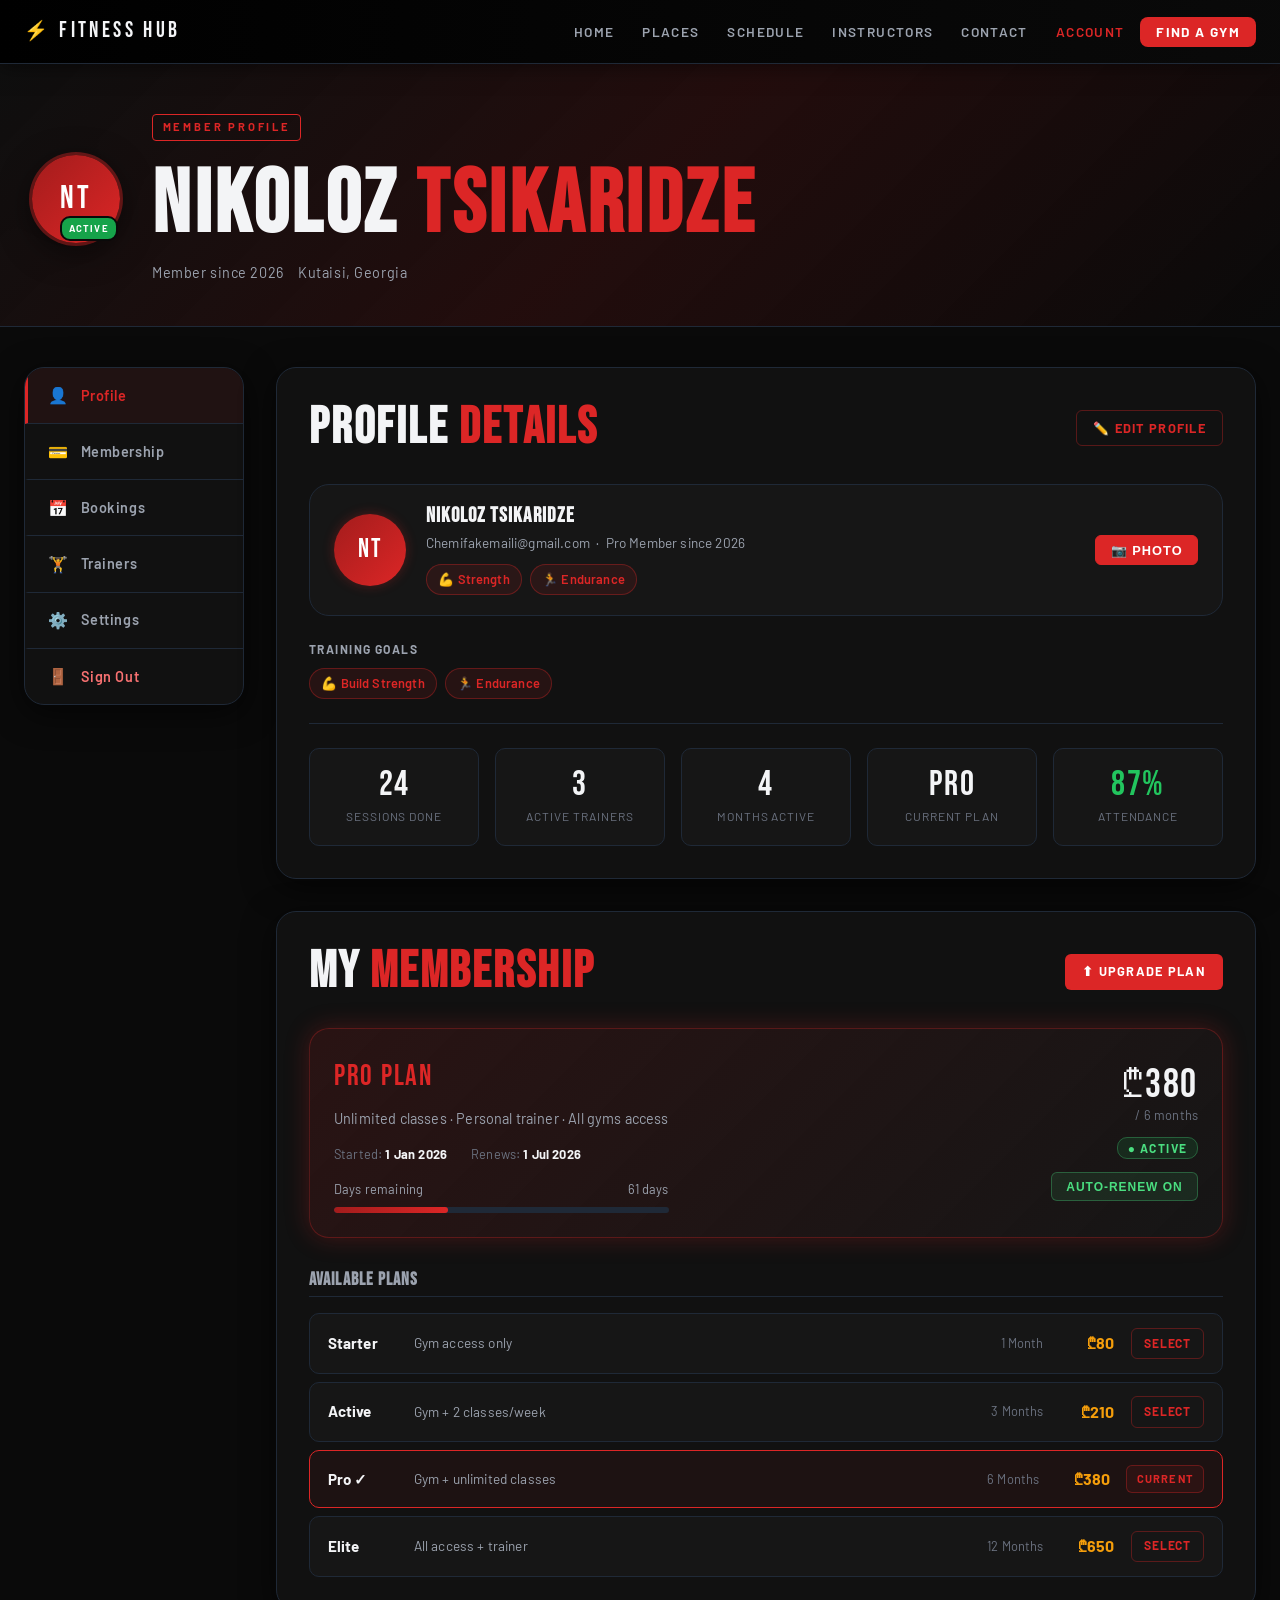
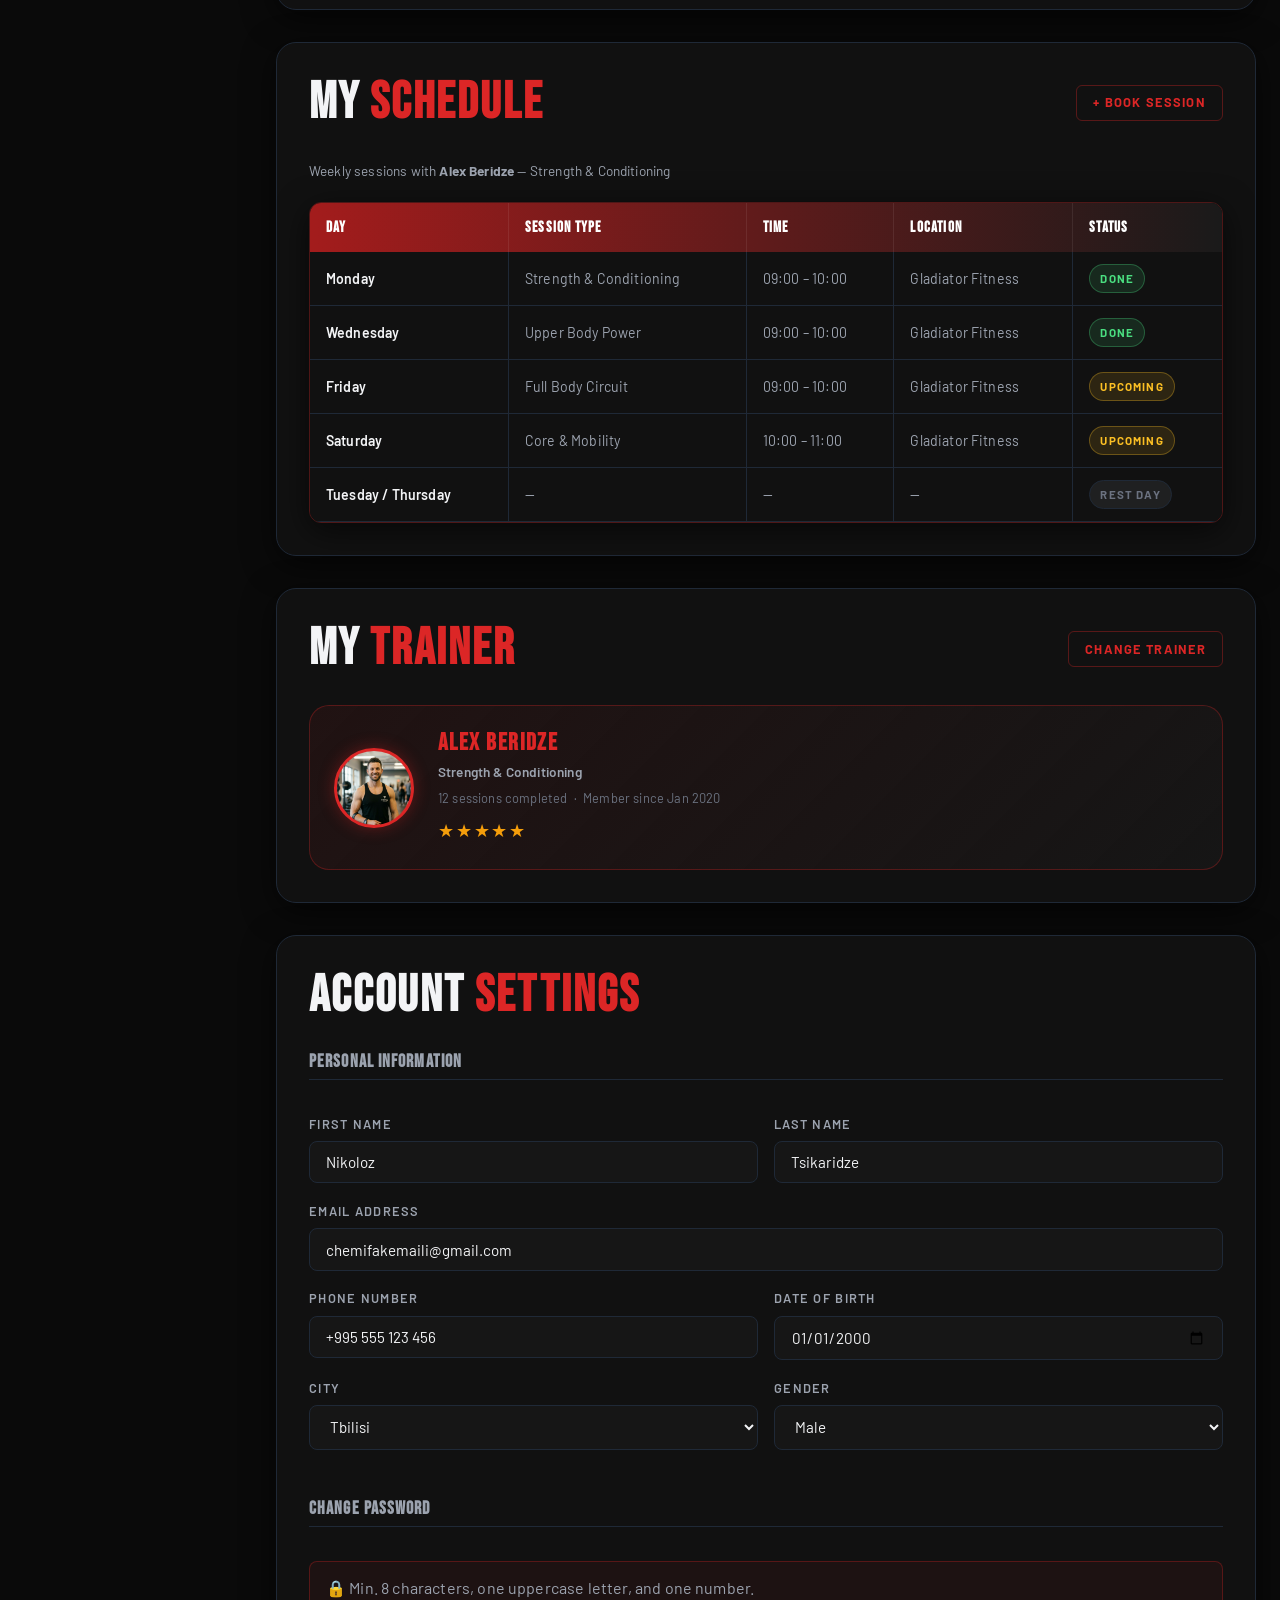
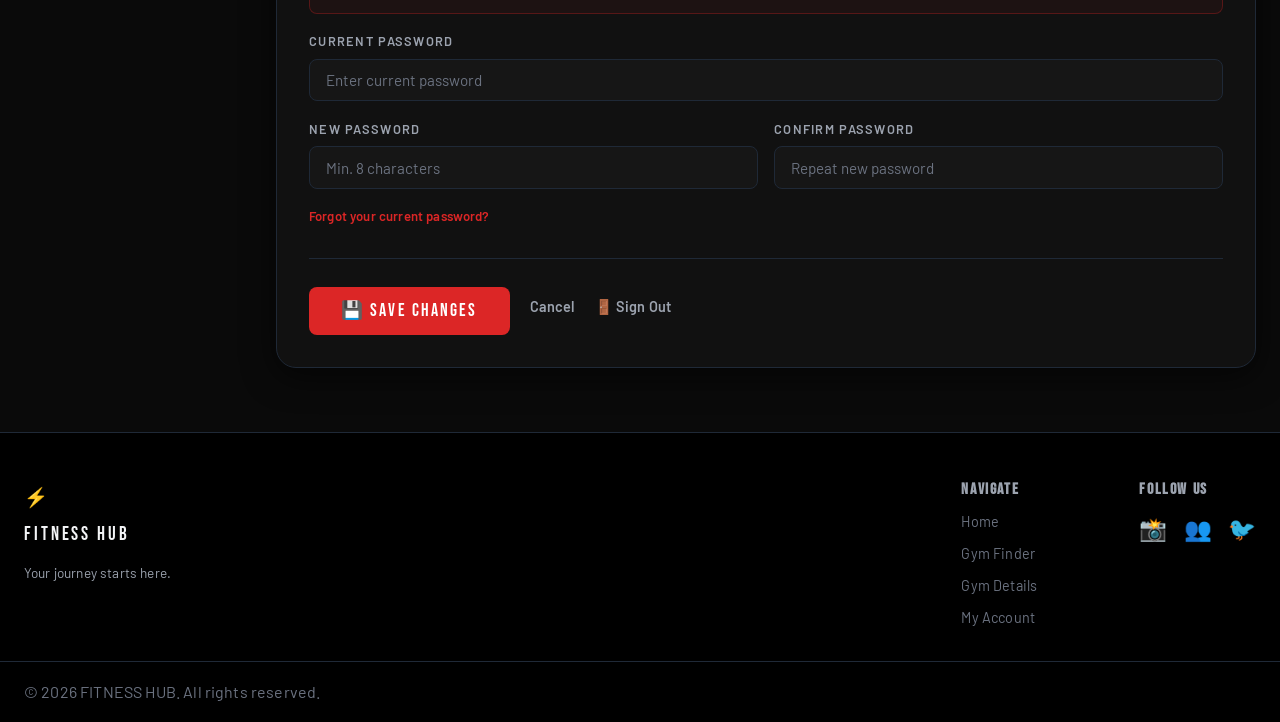
<file: FitHub/account.html>
<!DOCTYPE html>
<html lang="en">
<head>
  <meta charset="UTF-8" />
  <meta name="viewport" content="width=device-width, initial-scale=1.0"/>
  <title>FITNESS HUB — My Account</title>
  <link rel="preconnect" href="https://fonts.googleapis.com" />
  <link rel="preconnect" href="https://fonts.gstatic.com" crossorigin />
  <link href="https://fonts.googleapis.com/css2?family=Bebas+Neue&family=Barlow:ital,wght@0,300;0,400;0,600;0,700;1,400&display=swap" rel="stylesheet"/>
  <link rel="stylesheet" href="style.css" />
</head>
<body class="account-page">

  <input type="checkbox" id="modal-login"   class="modal-toggle" />
  <input type="checkbox" id="modal-signup"  class="modal-toggle" />
  <input type="checkbox" id="modal-forgot"  class="modal-toggle" />
  <input type="checkbox" id="modal-signout" class="modal-toggle" />

  <!-- FORGOT PASSWORD -->
  <div class="modal-overlay modal-overlay-forgot">
    <label class="modal-backdrop-close" for="modal-forgot"></label>
    <div class="modal-box">
      <label class="modal-close" for="modal-forgot">✕</label>
      <div class="modal-logo"><span>⚡</span>FITNESS HUB</div>
      <h2>Reset Password</h2>
      <p class="modal-sub">Enter your email and we'll send you a reset link within 5 minutes.</p>
      <form class="modal-form" action="#" method="post">
        <div class="modal-field"><label for="f-email">Email Address</label><input type="email" id="f-email" name="email" placeholder="chemifakemaili@gmail.com" /></div>
        <div class="security-info">
          <p>🔒 We'll send a secure link. It expires in <strong>30 minutes.</strong></p>
        </div>
        <button type="submit" class="modal-submit">Send Reset Link →</button>
        <p class="modal-switch">Remember your password? <label for="modal-login">Back to Login</label></p>
      </form>
    </div>
  </div>

  <!-- SIGN OUT -->
  <div class="modal-overlay modal-overlay-signout">
    <label class="modal-backdrop-close" for="modal-signout"></label>
    <div class="modal-box signout-box">
      <label class="modal-close" for="modal-signout">✕</label>
      <span class="signout-icon">🚪</span>
      <h2>Sign Out?</h2>
      <p>You'll be logged out of FITNESS HUB. Any unsaved changes will be lost.</p>
      <div class="signout-actions">
        <label class="signout-cancel" for="modal-signout">Cancel</label>
        <a href="index.html" class="signout-confirm">Yes, Sign Out</a>
      </div>
    </div>
  </div>

  <!-- HEADER -->
  <header>
    <nav class="nav-container">
      <a href="index.html" class="nav-logo"><span class="logo-icon">⚡</span>FITNESS HUB</a>
      <ul class="nav-links">
        <li><a href="index.html" class="nav-link">Home</a></li>
        <li><a href="gyms.html" class="nav-link">Places</a></li>
        <li><a href="index.html#schedule" class="nav-link">Schedule</a></li>
        <li><a href="index.html#instructors-section" class="nav-link">Instructors</a></li>
        <li><a href="index.html#contact" class="nav-link">Contact</a></li>
        <li><a href="account.html" class="nav-link active">Account</a></li>
        <li><a href="gyms.html" class="nav-link nav-cta">Find a Gym</a></li>
      </ul>
      <label class="hamburger" for="mobile-toggle-account"><span></span><span></span><span></span></label>
      <input type="checkbox" id="mobile-toggle-account" class="mobile-toggle-input" />
      <ul class="mobile-menu">
        <li><a href="index.html">Home</a></li>
        <li><a href="gyms.html">Places</a></li>
        <li><a href="account.html">Account</a></li>
        <li><a href="index.html#contact">Contact</a></li>
      </ul>
    </nav>
  </header>

  <main>
    <section class="account-hero">
      <div class="account-hero-inner">
        <div class="account-avatar">
          <span class="avatar-initials">NT</span>
          <span class="avatar-badge">Active</span>
        </div>
        <div class="account-hero-text">
          <span class="page-tag">Member Profile</span>
          <h1>Nikoloz <span class="accent">Tsikaridze</span></h1>
          <p class="account-since">Member since 2026 &nbsp;&nbsp; Kutaisi, Georgia</p>
        </div>
      </div>
    </section>

    <section class="account-layout section-container">
      <!-- SIDEBAR -->
      <aside class="account-sidebar">
        <nav class="account-nav">
          <a href="#profile"    class="account-nav-item active-tab"><span class="anav-icon">👤</span> Profile</a>
          <a href="#membership" class="account-nav-item"><span class="anav-icon">💳</span> Membership</a>
          <a href="#bookings"   class="account-nav-item"><span class="anav-icon">📅</span> Bookings</a>
          <a href="#trainers"   class="account-nav-item"><span class="anav-icon">🏋️</span> Trainers</a>
          <a href="#settings"   class="account-nav-item"><span class="anav-icon">⚙️</span> Settings</a>
          <label for="modal-signout" class="account-nav-item nav-danger"><span class="anav-icon">🚪</span> Sign Out</label>
        </nav>
      </aside>
      <div class="account-content">
        <!-- MYPROFILE - made static know for finals i'll use js -->
        <div id="profile" class="account-panel">
          <div class="panel-title-row">
            <h2>Profile <span class="accent">Details</span></h2>
            <a href="#settings" class="panel-edit-btn">✏️ Edit Profile</a>
          </div>
          <div class="profile-avatar-large">
            <div class="pal-circle">NT</div>
            <div class="pal-info">
              <h3> Nikoloz Tsikaridze</h3>
              <p>Chemifakemaili@gmail.com &nbsp;·&nbsp; Pro Member since 2026</p>
              <div class="goal-tags" style="margin-top:0.6rem;">
                <span class="goal-tag">💪 Strength</span>
                <span class="goal-tag">🏃 Endurance</span>
              </div>
            </div>
            <div class="pal-actions">
              <button class="pal-btn pal-btn-solid">📷 Photo</button>
            </div>
          </div>
          <div style="margin-bottom:1.5rem;">
            <span class="field-label">Training Goals</span>
            <div class="goal-tags">
              <span class="goal-tag">💪 Build Strength</span>
              <span class="goal-tag">🏃 Endurance</span>
            </div>
          </div>
          <div class="stats-row">
            <div class="stat-box"><span class="stat-num">24</span><span class="stat-label">Sessions Done</span></div>
            <div class="stat-box"><span class="stat-num">3</span><span class="stat-label">Active Trainers</span></div>
            <div class="stat-box"><span class="stat-num">4</span><span class="stat-label">Months Active</span></div>
            <div class="stat-box"><span class="stat-num accent">Pro</span><span class="stat-label">Current Plan</span></div>
            <div class="stat-box"><span class="stat-num" style="color:#22C55E;">87%</span><span class="stat-label">Attendance</span></div>
          </div>
        </div>

        <!-- MEMBERSHIP -->
        <div id="membership" class="account-panel">
          <div class="panel-title-row">
            <h2>My <span class="accent">Membership</span></h2>
            <a href="index.html#contact" class="panel-edit-btn panel-upgrade-btn">⬆ Upgrade Plan</a>
          </div>
          <div class="membership-card">
            <div class="mc-left">
              <span class="mc-plan">Pro Plan</span>
              <p class="mc-includes">Unlimited classes · Personal trainer · All gyms access</p>
              <div class="mc-dates">
                <span>Started: <strong>1 Jan 2026</strong></span>
                <span>Renews: <strong>1 Jul 2026</strong></span>
              </div>
              <div style="margin-top:0.9rem;">
                <div class="progress-meta">
                  <span>Days remaining</span><span>61 days</span>
                </div>
                <div class="progress-bar"><div class="progress-fill" style="width:34%;"></div></div>
              </div>
            </div>
            <div class="mc-right">
              <span class="mc-price">₾380</span>
              <span class="mc-period">/ 6 months</span>
              <span class="mc-status active-status">● Active</span>
              <button class="auto-renew-btn">Auto-renew ON</button>
            </div>
          </div>
          <h3 class="sub-heading">Available Plans</h3>
          <div class="plans-compare">
            <div class="plan-row"><span class="plan-name">Starter</span><span class="plan-desc">Gym access only</span><span class="plan-duration">1 Month</span><span class="plan-price">₾80</span><a href="index.html#contact" class="plan-select-btn">Select</a></div>
            <div class="plan-row"><span class="plan-name">Active</span><span class="plan-desc">Gym + 2 classes/week</span><span class="plan-duration">3 Months</span><span class="plan-price">₾210</span><a href="index.html#contact" class="plan-select-btn">Select</a></div>
            <div class="plan-row plan-row-current"><span class="plan-name">Pro ✓</span><span class="plan-desc">Gym + unlimited classes</span><span class="plan-duration">6 Months</span><span class="plan-price">₾380</span><span class="plan-current-badge">Current</span></div>
            <div class="plan-row"><span class="plan-name">Elite</span><span class="plan-desc">All access + trainer</span><span class="plan-duration">12 Months</span><span class="plan-price">₾650</span><a href="index.html#contact" class="plan-select-btn">Select</a></div>
          </div>
        </div>

        <!-- Bookings - saboloo -->
        <div id="bookings" class="account-panel">
          <div class="panel-title-row">
            <h2>My <span class="accent">Schedule</span></h2>
            <a href="index.html#contact" class="panel-edit-btn">+ Book Session</a>
          </div>
          <p style="font-size:0.85rem; color:var(--text-muted); margin-bottom:1.25rem;">Weekly sessions with <strong>Alex Beridze</strong> — Strength &amp; Conditioning</p>
          <div class="table-wrapper">
            <table class="session-table">
              <thead>
                <tr><th>Day</th><th>Session Type</th><th>Time</th><th>Location</th><th>Status</th></tr>
              </thead>
              <tbody>
                <tr><td>Monday</td><td>Strength &amp; Conditioning</td><td>09:00 – 10:00</td><td>Gladiator Fitness</td><td><span class="s-badge s-done">Done</span></td></tr>
                <tr><td>Wednesday</td><td>Upper Body Power</td><td>09:00 – 10:00</td><td>Gladiator Fitness</td><td><span class="s-badge s-done">Done</span></td></tr>
                <tr><td>Friday</td><td>Full Body Circuit</td><td>09:00 – 10:00</td><td>Gladiator Fitness</td><td><span class="s-badge s-upcoming">Upcoming</span></td></tr>
                <tr><td>Saturday</td><td>Core &amp; Mobility</td><td>10:00 – 11:00</td><td>Gladiator Fitness</td><td><span class="s-badge s-upcoming">Upcoming</span></td></tr>
                <tr><td>Tuesday / Thursday</td><td>—</td><td>—</td><td>—</td><td><span class="s-badge s-rest">Rest Day</span></td></tr>
              </tbody>
            </table>
          </div>
        </div>

        <!-- TRAINER - dasrulebuli -->
        <div id="trainers" class="account-panel">
          <div class="panel-title-row">
            <h2>My <span class="accent">Trainer</span></h2>
            <a href="index.html#instructors-section" class="panel-edit-btn">Change Trainer</a>
          </div>
          <div class="my-trainer-card">
            <div class="mt-avatar" style="background-image:url('Images/TrainerALEX.png');"></div>
            <div class="mt-info">
              <h4>Alex Beridze</h4>
              <p class="mt-spec">Strength &amp; Conditioning</p>
              <p class="mt-sessions">12 sessions completed &nbsp;·&nbsp; Member since Jan 2020</p>
              <div class="mt-stars">★★★★★</div>
            </div>
          </div>
        </div>

        <!-- SETTINGS -->
        <div id="settings" class="account-panel">
          <div class="panel-title-row"><h2>Account <span class="accent">Settings</span></h2></div>
          <form class="settings-form" action="#" method="post">
            <h3 class="sub-heading">Personal Information</h3>
            <div class="form-row">
              <div class="form-group"><label for="sf-fname">First Name</label><input type="text" id="sf-fname" name="fname" value="Nikoloz" /></div>
              <div class="form-group"><label for="sf-lname">Last Name</label><input type="text" id="sf-lname" name="lname" value="Tsikaridze" /></div>
            </div>
            <div class="form-group"><label for="sf-email">Email Address</label><input type="email" id="sf-email" name="email" value="chemifakemaili@gmail.com" /></div>
            <div class="form-row">
              <div class="form-group"><label for="sf-phone">Phone Number</label><input type="text" id="sf-phone" name="phone" value="+995 555 123 456" /></div>
              <div class="form-group"><label for="sf-dob">Date of Birth</label><input type="date" id="sf-dob" name="dob" value="2000-01-01" /></div>
            </div>
            <div class="form-row">
              <div class="form-group"><label for="sf-city">City</label><select id="sf-city" name="city"><option selected>Tbilisi</option><option>Batumi</option><option>Kutaisi</option><option>Rustavi</option></select></div>
              <div class="form-group"><label for="sf-gender">Gender</label><select id="sf-gender" name="gender"><option>Male</option><option>Female</option><option>Prefer not to say</option></select></div>
            </div>

            <h3 class="sub-heading" style="margin-top:2rem;">Change Password</h3>
            <div class="pw-hint">
              <p>🔒 Min. 8 characters, one uppercase letter, and one number.</p>
            </div>
            <div class="form-group"><label for="sf-old-pw">Current Password</label><input type="password" id="sf-old-pw" name="old_pw" placeholder="Enter current password" /></div>
            <div class="form-row">
              <div class="form-group"><label for="sf-new-pw">New Password</label><input type="password" id="sf-new-pw" name="new_pw" placeholder="Min. 8 characters" /></div>
              <div class="form-group"><label for="sf-confirm-pw">Confirm Password</label><input type="password" id="sf-confirm-pw" name="confirm_pw" placeholder="Repeat new password" /></div>
            </div>
            <label class="modal-forgot-link" for="modal-forgot">Forgot your current password?</label>

            <div class="settings-actions">
              <button type="submit" class="form-submit">💾 Save Changes</button>
              <a href="index.html" class="settings-cancel">Cancel</a>
              <label for="modal-signout" class="signout-inline-btn">🚪 Sign Out</label>
            </div>
          </form>
        </div>

      </div>
    </section>
  </main>

  <footer>
    <div class="footer-inner">
      <div class="footer-brand"><span class="logo-icon">⚡</span><span>FITNESS HUB</span><p>Your journey starts here.</p></div>
      <div class="footer-links">
        <h4>Navigate</h4>
        <a href="index.html">Home</a><a href="gyms.html">Gym Finder</a><a href="gym-place.html">Gym Details</a><a href="account.html">My Account</a>
      </div>
      <div class="footer-social">
        <h4>Follow Us</h4>
        <div class="social-icons">
          <a href="https://www.instagram.com" target="_blank" aria-label="Instagram">📸</a>
          <a href="https://www.facebook.com" target="_blank" aria-label="Facebook">👥</a>
          <a href="https://twitter.com" target="_blank" aria-label="Twitter">🐦</a>
        </div>
      </div>
    </div>
    <div class="footer-bottom"><p>&copy; 2026 FITNESS HUB. All rights reserved.</p></div>
  </footer>

</body>
</html>
</file>
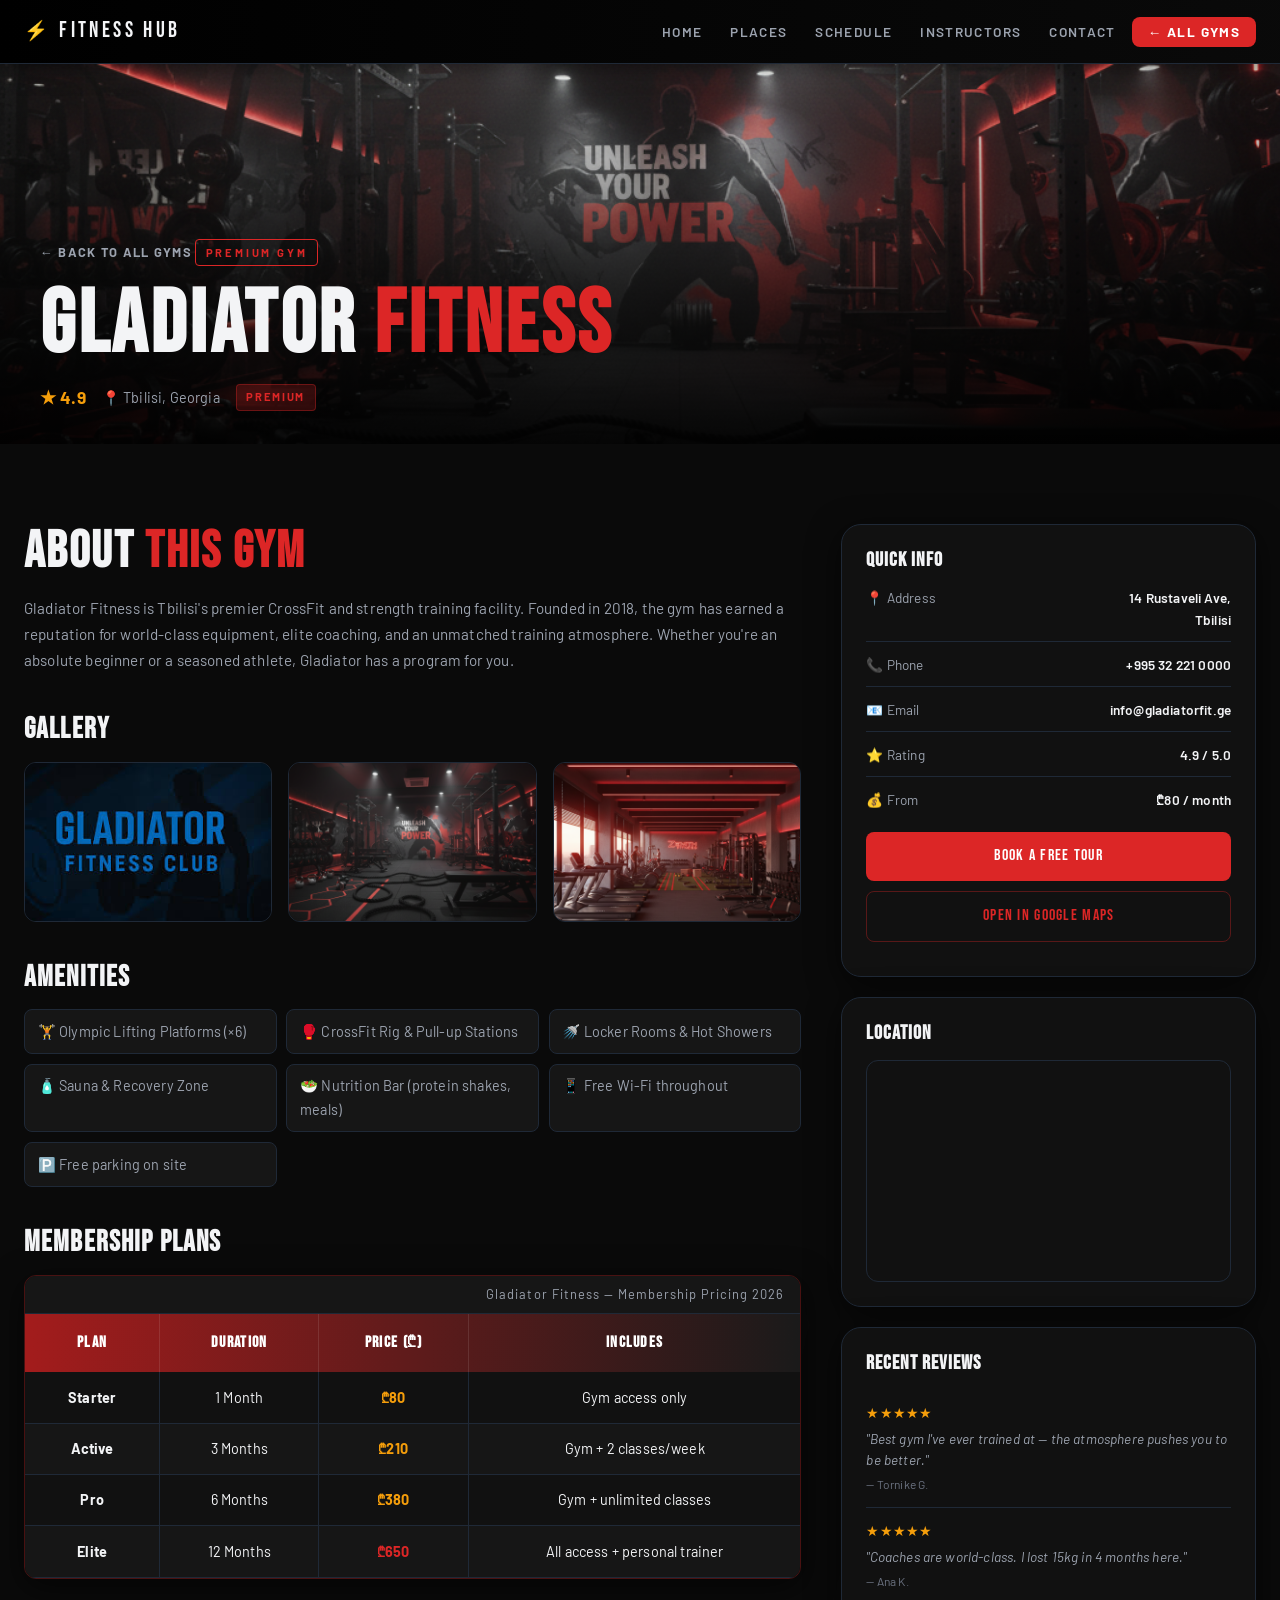
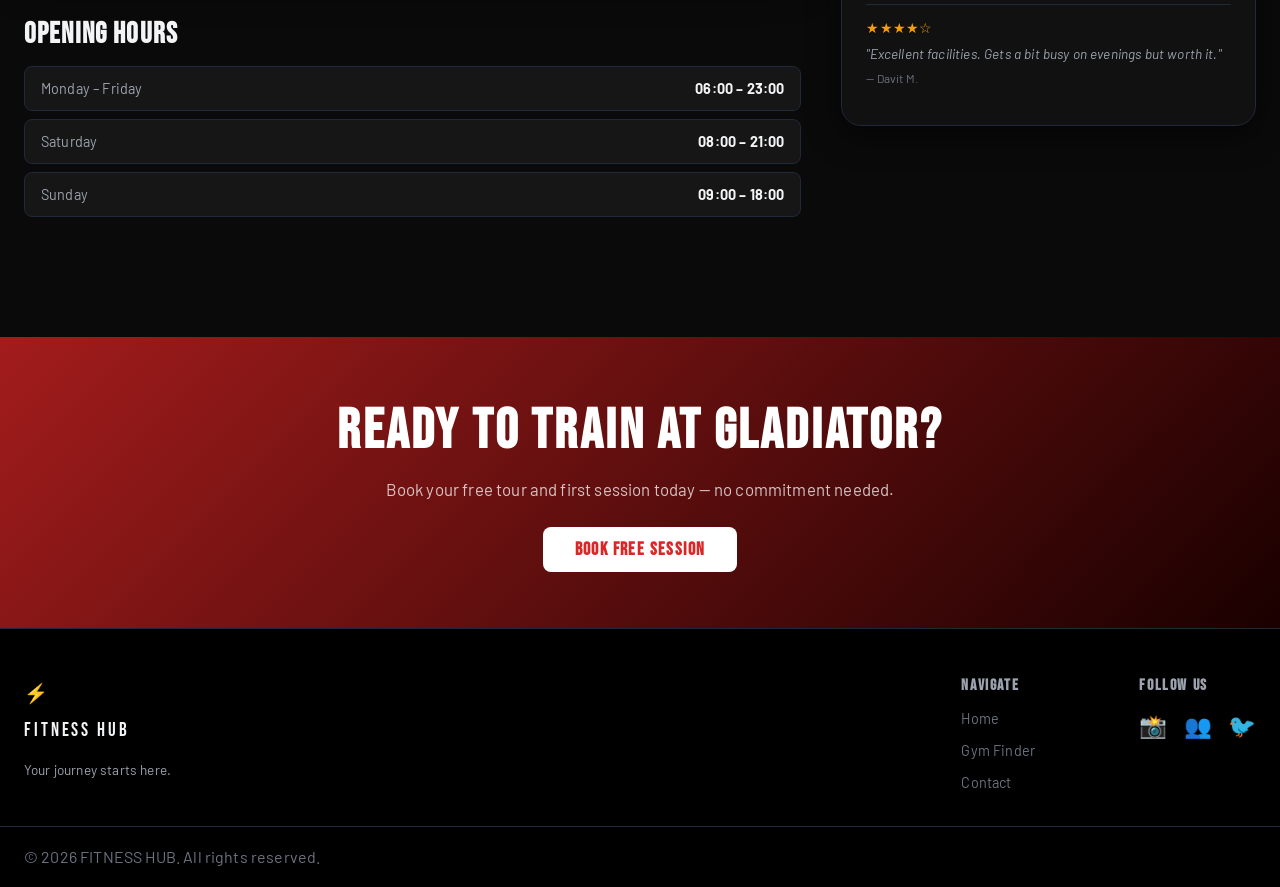
<file: FitHub/gym-place.html>
<!DOCTYPE html>
<html lang="en">
<head>
  <meta charset="UTF-8" />
  <meta name="viewport" content="width=device-width, initial-scale=1.0"/>
  <title>FITNESS HUB — Gym Details</title>
  <link rel="preconnect" href="https://fonts.googleapis.com" />
  <link rel="preconnect" href="https://fonts.gstatic.com" crossorigin />
  <link href="https://fonts.googleapis.com/css2?family=Bebas+Neue&family=Barlow:ital,wght@0,300;0,400;0,600;0,700;1,400&display=swap" rel="stylesheet"/>
  <link rel="stylesheet" href="style.css" />
</head>
<body class="gym-place-page">

  <!-- HEADER -->
  <header>
    <nav class="nav-container">
      <a href="index.html" class="nav-logo">
        <span class="logo-icon">⚡</span>FITNESS HUB
      </a>
      <ul class="nav-links">
        <li><a href="index.html" class="nav-link">Home</a></li>
        <li><a href="gyms.html" class="nav-link">Places</a></li>
        <li><a href="index.html#schedule" class="nav-link">Schedule</a></li>
        <li><a href="index.html#instructors-section" class="nav-link">Instructors</a></li>
        <li><a href="index.html#contact" class="nav-link">Contact</a></li>
        <li><a href="gyms.html" class="nav-link nav-cta">← All Gyms</a></li>
      </ul>
      <label class="hamburger" for="mobile-toggle-place">
        <span></span><span></span><span></span>
      </label>
      <input type="checkbox" id="mobile-toggle-place" class="mobile-toggle-input" />
      <ul class="mobile-menu">
        <li><a href="index.html">Home</a></li>
        <li><a href="gyms.html">Places</a></li>
        <li><a href="index.html#contact">Contact</a></li>
      </ul>
    </nav>
  </header>

  <main>

    <!-- GYM HERO -->
    <section class="place-hero">
      <div class="place-hero-bg" style="background-image:url('Images/Fitpic.png')"></div>
      <div class="place-hero-overlay"></div>
      <div class="place-hero-content">
        <a href="gyms.html" class="back-link">← Back to All Gyms</a>
        <span class="page-tag">Premium Gym</span>
        <h1>Gladiator <span class="accent">Fitness</span></h1>
        <div class="place-meta">
          <span class="place-rating">★ 4.9</span>
          <span class="place-city">📍 Tbilisi, Georgia</span>
          <span class="place-type premium-badge">Premium</span>
        </div>
      </div>
    </section>

    <!-- GYM DETALEBI -->
    <section class="place-details section-container">

      <!-- MARCXENA -->
      <div class="place-info">

        <div class="info-block">
          <h2>About <span class="accent">This Gym</span></h2>
          <p>Gladiator Fitness is Tbilisi's premier CrossFit and strength training facility. Founded in 2018, the gym has earned a reputation for world-class equipment, elite coaching, and an unmatched training atmosphere. Whether you're an absolute beginner or a seasoned athlete, Gladiator has a program for you.</p>
        </div>

        <!-- GALERIA ( DAMATEBULI 3 PHOTO) -->
        <div class="info-block">
          <h3>Gallery</h3>
          <div class="gallery-grid">
            <img src="Images/Gladiatorfit.jpg" alt="Gladiator Fitness main training floor" class="gallery-img" />
            <img src="Images/Fitpic.png" alt="CrossFit box at Gladiator Fitness" class="gallery-img" />
            <img src="Images/FitnessCentre.png" alt="Cardio zone at Gladiator Fitness" class="gallery-img" />
          </div>
        </div>

        <!-- funqciebi ( LISTAD ) -->
        <div class="info-block">
          <h3>Amenities</h3>
          <ul class="amenities-list">
            <li>🏋️ Olympic Lifting Platforms (×6)</li>
            <li>🥊 CrossFit Rig &amp; Pull-up Stations</li>
            <li>🚿 Locker Rooms &amp; Hot Showers</li>
            <li>🧴 Sauna &amp; Recovery Zone</li>
            <li>🥗 Nutrition Bar (protein shakes, meals)</li>
            <li>📱 Free Wi-Fi throughout</li>
            <li>🅿️ Free parking on site</li>
          </ul>
        </div>

        <!-- Membershipis cxrili fasebit -->
        <div class="info-block">
          <h3>Membership Plans</h3>
          <div class="table-wrapper">
            <table class="schedule-table membership-table">
              <caption>Gladiator Fitness — Membership Pricing 2026</caption>
              <thead>
                <tr>
                  <th>Plan</th>
                  <th>Duration</th>
                  <th>Price (₾)</th>
                  <th>Includes</th>
                </tr>
              </thead>
              <tbody>
                <tr>
                  <td><strong>Starter</strong></td>
                  <td>1 Month</td>
                  <td class="price-cell">₾80</td>
                  <td>Gym access only</td>
                </tr>
                <tr>
                  <td><strong>Active</strong></td>
                  <td>3 Months</td>
                  <td class="price-cell">₾210</td>
                  <td>Gym + 2 classes/week</td>
                </tr>
                <tr>
                  <td><strong>Pro</strong></td>
                  <td>6 Months</td>
                  <td class="price-cell">₾380</td>
                  <td>Gym + unlimited classes</td>
                </tr>
                <tr>
                  <td><strong>Elite</strong></td>
                  <td>12 Months</td>
                  <td class="price-cell accent-cell">₾650</td>
                  <td>All access + personal trainer</td>
                </tr>
              </tbody>
            </table>
          </div>
        </div>

        <!-- Samushao Saatebi -->
        <div class="info-block">
          <h3>Opening Hours</h3>
          <div class="hours-grid">
            <div class="hours-row"><span>Monday – Friday</span><span class="hours-time">06:00 – 23:00</span></div>
            <div class="hours-row"><span>Saturday</span><span class="hours-time">08:00 – 21:00</span></div>
            <div class="hours-row"><span>Sunday</span><span class="hours-time">09:00 – 18:00</span></div>
          </div>
        </div>

      </div>

      <!-- MARJVENA SIDEBAR -->
      <aside class="place-sidebar">

        <div class="sidebar-card">
          <h3>Quick Info</h3>
          <ul class="quick-info-list">
            <li><span>📍 Address</span><span>14 Rustaveli Ave,<br>Tbilisi</span></li>
            <li><span>📞 Phone</span><span>+995 32 221 0000</span></li>
            <li><span>📧 Email</span><span>info@gladiatorfit.ge</span></li>
            <li><span>⭐ Rating</span><span>4.9 / 5.0</span></li>
            <li><span>💰 From</span><span>₾80 / month</span></li>
          </ul>
          <a href="index.html#contact" class="sidebar-cta">Book a Free Tour</a>
          <a href="https://www.google.com/maps/search/?api=1&query=Gladiator+Fitness+Tbilisi" target="_blank" class="sidebar-cta sidebar-cta-outline">Open in Google Maps</a>
        </div>

        <!-- Mini map -->
        <div class="sidebar-card sidebar-map">
          <h3>Location</h3>
          <div class="map-embed map-embed-small">
            <iframe
              src="https://www.google.com/maps/embed?pb=!1m18!1m12!1m3!1d2977.67!2d44.8096!3d41.6941!2m3!1f0!2f0!3f0!3m2!1i1024!2i768!4f13.1!3m3!1m2!1s0x0%3A0x0!2zNDHCsDQxJzM4LjgiTiA0NMKwNDgnMzQuNiJF!5e0!3m2!1sen!2sge!4v1700000000000"
              width="100%"
              height="220"
              style="border:0;"
              allowfullscreen=""
              loading="lazy"
              title="Gladiator Fitness location"
            ></iframe>
          </div>
        </div>

        <!-- Shefasebebi -->
        <div class="sidebar-card">
          <h3>Recent Reviews</h3>
          <div class="review-item">
            <div class="review-stars">★★★★★</div>
            <p>"Best gym I've ever trained at — the atmosphere pushes you to be better."</p>
            <span class="reviewer">— Tornike G.</span>
          </div>
          <div class="review-item">
            <div class="review-stars">★★★★★</div>
            <p>"Coaches are world-class. I lost 15kg in 4 months here."</p>
            <span class="reviewer">— Ana K.</span>
          </div>
          <div class="review-item">
            <div class="review-stars">★★★★☆</div>
            <p>"Excellent facilities. Gets a bit busy on evenings but worth it."</p>
            <span class="reviewer">— Davit M.</span>
          </div>
        </div>

      </aside>

    </section><!-- end place-details -->

    <!-- readytojoin -> gadamisamarteba ... -->
    <section class="place-cta-band">
      <h2>Ready to Train at Gladiator?</h2>
      <p>Book your free tour and first session today — no commitment needed.</p>
      <a href="index.html#contact" class="book-banner-btn">Book Free Session</a>
    </section>

  </main>

  <!-- FOOTER -->
  <footer>
    <div class="footer-inner">
      <div class="footer-brand">
        <span class="logo-icon">⚡</span>
        <span>FITNESS HUB</span>
        <p>Your journey starts here.</p>
      </div>
      <div class="footer-links">
        <h4>Navigate</h4>
        <a href="index.html">Home</a>
        <a href="gyms.html">Gym Finder</a>
        <a href="index.html#contact">Contact</a>
      </div>
      <div class="footer-social">
        <h4>Follow Us</h4>
        <div class="social-icons">
          <a href="https://www.instagram.com" target="_blank" aria-label="Instagram">📸</a>
          <a href="https://www.facebook.com" target="_blank" aria-label="Facebook">👥</a>
          <a href="https://twitter.com" target="_blank" aria-label="Twitter">🐦</a>
        </div>
      </div>
    </div>
    <div class="footer-bottom">
      <p>&copy; 2026 FITNESS HUB. All rights reserved.</p>
    </div>
  </footer>

</body>
</html>
</file>
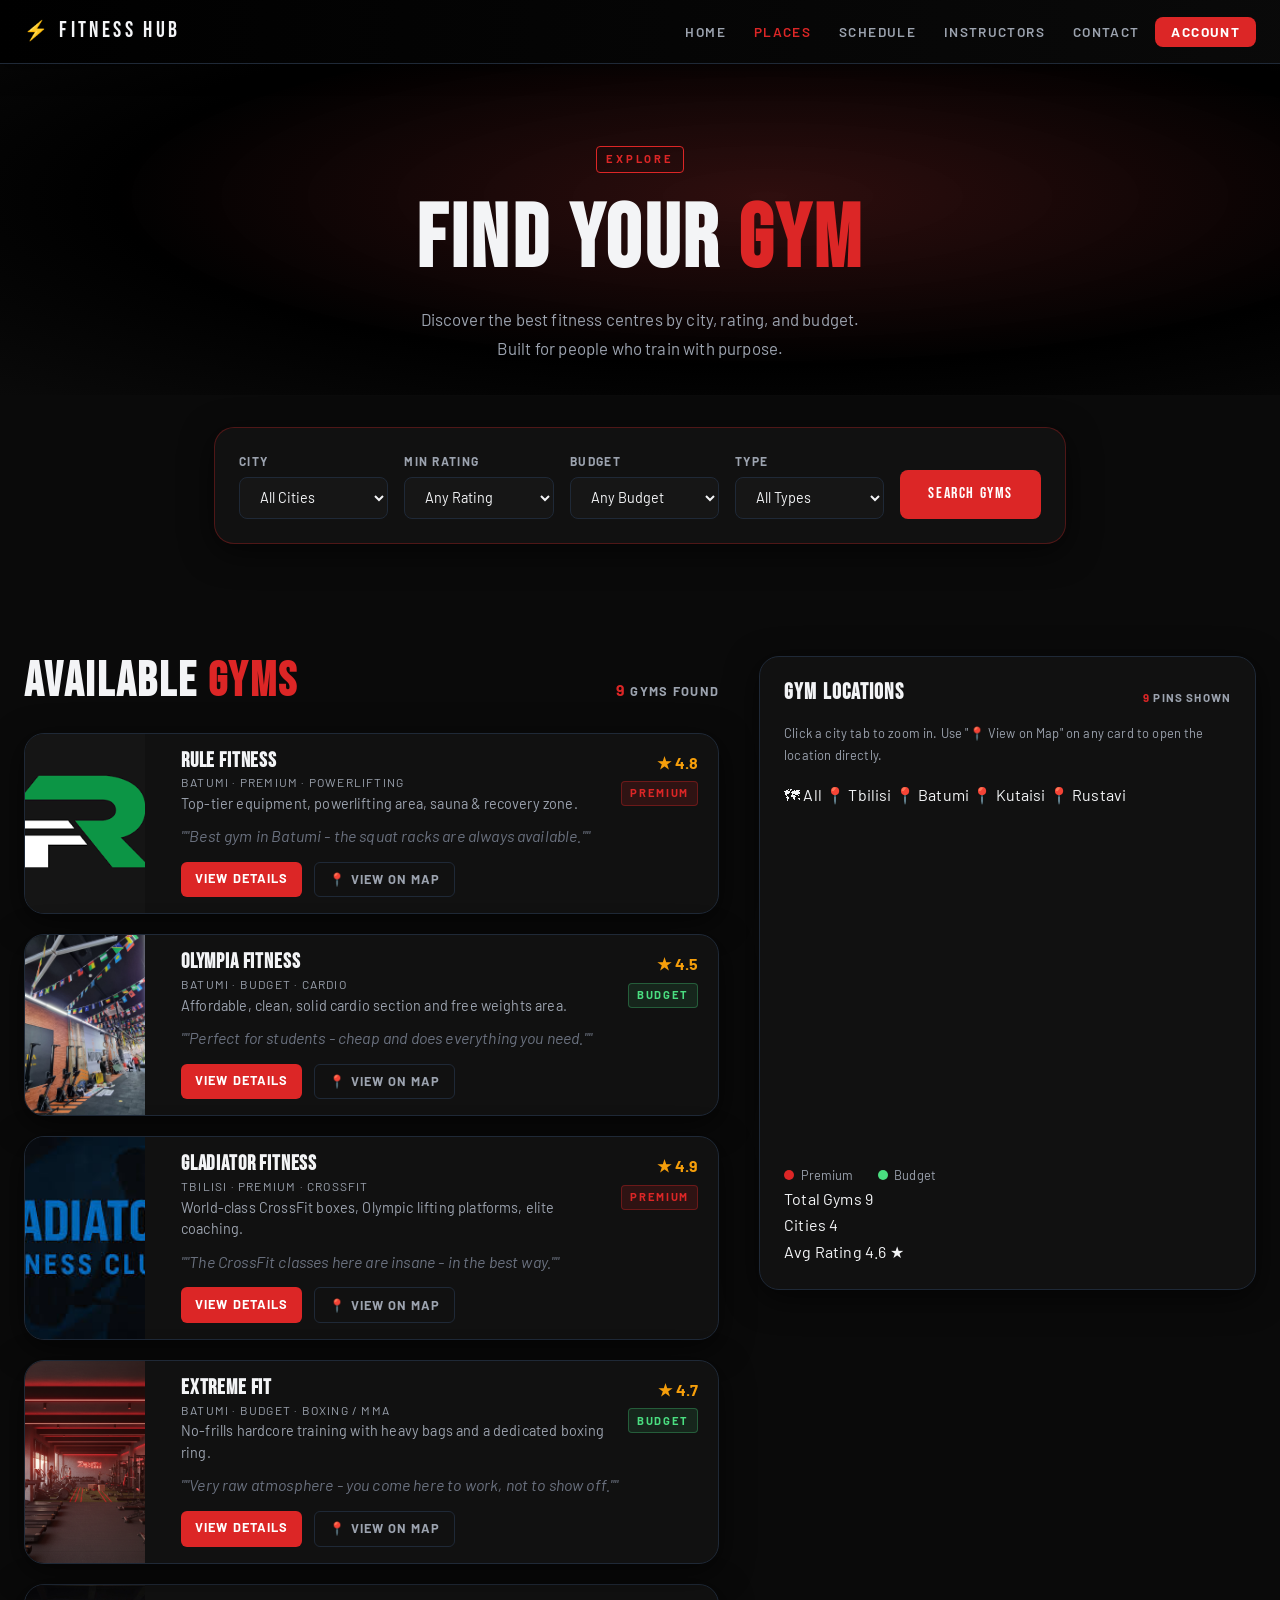
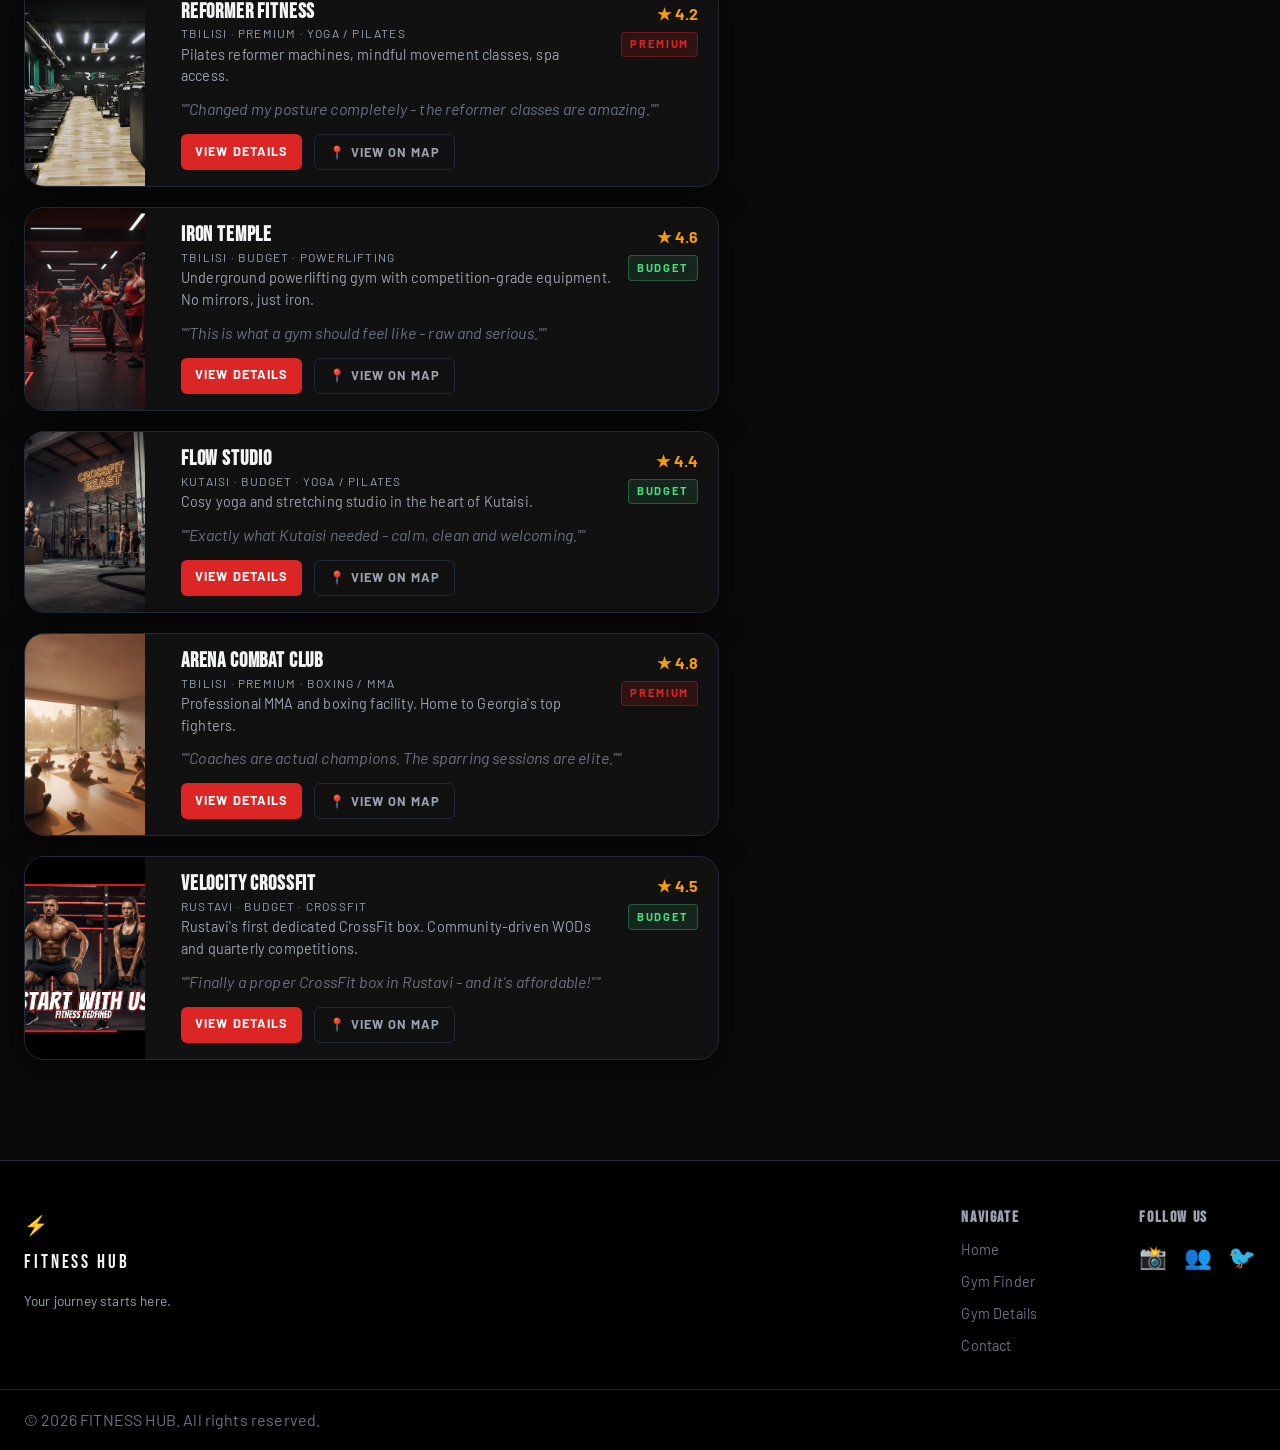
<file: FitHub/Gyms.html>
<!DOCTYPE html>
<html lang="en">
<head>
  <meta charset="UTF-8" />
  <meta name="viewport" content="width=device-width, initial-scale=1.0"/>
  <title>FITNESS HUB - Find Your Gym</title>
  <link rel="preconnect" href="https://fonts.googleapis.com" />
  <link rel="preconnect" href="https://fonts.gstatic.com" crossorigin />
  <link href="https://fonts.googleapis.com/css2?family=Bebas+Neue&family=Barlow:ital,wght@0,300;0,400;0,600;0,700;1,400&display=swap" rel="stylesheet"/>
  <link rel="stylesheet" href="style.css" />
</head>
<body class="gyms-page">

  <!-- HEADER -->
  <header>
    <nav class="nav-container">
      <a href="index.html" class="nav-logo"><span class="logo-icon">⚡</span>FITNESS HUB</a>
      <ul class="nav-links">
        <li><a href="index.html" class="nav-link">Home</a></li>
        <li><a href="gyms.html" class="nav-link active">Places</a></li>
        <li><a href="index.html#schedule" class="nav-link">Schedule</a></li>
        <li><a href="index.html#instructors-section" class="nav-link">Instructors</a></li>
        <li><a href="index.html#contact" class="nav-link">Contact</a></li>
        <li><a href="account.html" class="nav-link nav-cta">Account</a></li>
      </ul>
      <label class="hamburger" for="mobile-toggle-gyms"><span></span><span></span><span></span></label>
      <input type="checkbox" id="mobile-toggle-gyms" class="mobile-toggle-input" />
      <ul class="mobile-menu">
        <li><a href="index.html">Home</a></li>
        <li><a href="gyms.html">Places</a></li>
        <li><a href="gym-place.html">Gym Details</a></li>
        <li><a href="index.html#contact">Contact</a></li>
      </ul>
    </nav>
  </header>

  <main>

    <!-- HERO -->
    <section class="gyms-hero">
      <div class="gyms-hero-inner">
        <span class="page-tag">Explore</span>
        <h1>Find Your <span class="accent">Gym</span></h1>
        <p>Discover the best fitness centres by city, rating, and budget.<br>Built for people who train with purpose.</p>
      </div>
    </section>

    <!-- FILTER BAR -->
    <section class="filter-section">
      <div class="filter-bar">
        <div class="filter-group">
          <label for="cityFilter">City</label>
          <select id="cityFilter" name="city">
            <option value="all">All Cities</option>
            <option value="tbilisi">Tbilisi</option>
            <option value="batumi">Batumi</option>
            <option value="kutaisi">Kutaisi</option>
            <option value="rustavi">Rustavi</option>
          </select>
        </div>
        <div class="filter-group">
          <label for="ratingFilter">Min Rating</label>
          <select id="ratingFilter" name="rating">
            <option value="0">Any Rating</option>
            <option value="4">4.0 +</option>
            <option value="4.5">4.5 +</option>
            <option value="4.8">4.8 +</option>
          </select>
        </div>
        <div class="filter-group">
          <label for="budgetFilter">Budget</label>
          <select id="budgetFilter" name="budget">
            <option value="all">Any Budget</option>
            <option value="budget">Budget</option>
            <option value="premium">Premium</option>
          </select>
        </div>
        <div class="filter-group">
          <label for="typeFilter">Type</label>
          <select id="typeFilter" name="type">
            <option value="all">All Types</option>
            <option value="crossfit">CrossFit</option>
            <option value="yoga">Yoga / Pilates</option>
            <option value="powerlifting">Powerlifting</option>
            <option value="cardio">Cardio</option>
            <option value="boxing">Boxing / MMA</option>
          </select>
        </div>
        <a href="#gym-list" class="filter-btn">Search Gyms</a>
      </div>
    </section>

    <!-- GYM LIST + MAP -->
    <section class="gyms-layout section-container" id="gym-list">

      <!-- GYM LIST -->
      <div class="gyms-list">

        <div style="display:flex; align-items:baseline; justify-content:space-between; flex-wrap:wrap; gap:0.75rem; margin-bottom:1.5rem;">
          <h2 class="section-title">Available <span class="accent">Gyms</span></h2>
          <span style="font-size:0.8rem; font-weight:700; letter-spacing:0.1em; text-transform:uppercase; color:var(--text-muted);">
            <span style="color:var(--red); font-size:1rem;">9</span> gyms found
          </span>
        </div>

        <!-- 1 - Rule Fitness -->
        <article class="gym-list-card">
          <div class="glc-img" style="background-image:url('Images/Rulefit.png')"></div>
          <div class="glc-body">
            <div class="glc-top">
              <div>
                <h3>Rule Fitness</h3>
                <p class="glc-meta">Batumi · Premium · Powerlifting</p>
                <p class="glc-desc">Top-tier equipment, powerlifting area, sauna &amp; recovery zone.</p>
              </div>
              <div class="glc-rating"><span class="stars">★ 4.8</span><span class="price-tag premium">Premium</span></div>
            </div>
            <div class="glc-reviews"><p>"Best gym in Batumi - the squat racks are always available."</p></div>
            <div class="glc-actions">
              <a href="gym-place.html" class="glc-btn">View Details</a>
              <a href="https://www.openstreetmap.org/search?query=Batumi%2C+Georgia" target="_blank" class="glc-btn glc-btn-outline">📍 View on Map</a>
            </div>
          </div>
        </article>

        <!-- 2 - Olympia Fitness -->
        <article class="gym-list-card">
          <div class="glc-img" style="background-image:url('Images/Olympiafit.jpg')"></div>
          <div class="glc-body">
            <div class="glc-top">
              <div>
                <h3>Olympia Fitness</h3>
                <p class="glc-meta">Batumi · Budget · Cardio</p>
                <p class="glc-desc">Affordable, clean, solid cardio section and free weights area.</p>
              </div>
              <div class="glc-rating"><span class="stars">★ 4.5</span><span class="price-tag budget">Budget</span></div>
            </div>
            <div class="glc-reviews"><p>"Perfect for students - cheap and does everything you need."</p></div>
            <div class="glc-actions">
              <a href="gym-place.html" class="glc-btn">View Details</a>
              <a href="https://www.openstreetmap.org/search?query=Batumi%2C+Georgia" target="_blank" class="glc-btn glc-btn-outline">📍 View on Map</a>
            </div>
          </div>
        </article>

        <!-- 3 - Gladiator Fitness -->
        <article class="gym-list-card">
          <div class="glc-img" style="background-image:url('Images/Gladiatorfit.jpg')"></div>
          <div class="glc-body">
            <div class="glc-top">
              <div>
                <h3>Gladiator Fitness</h3>
                <p class="glc-meta">Tbilisi · Premium · CrossFit</p>
                <p class="glc-desc">World-class CrossFit boxes, Olympic lifting platforms, elite coaching.</p>
              </div>
              <div class="glc-rating"><span class="stars">★ 4.9</span><span class="price-tag premium">Premium</span></div>
            </div>
            <div class="glc-reviews"><p>"The CrossFit classes here are insane - in the best way."</p></div>
            <div class="glc-actions">
              <a href="gym-place.html" class="glc-btn">View Details</a>
              <a href="https://www.openstreetmap.org/search?query=Tbilisi%2C+Georgia" target="_blank" class="glc-btn glc-btn-outline">📍 View on Map</a>
            </div>
          </div>
        </article>

        <!-- 4 - Extreme Fit -->
        <article class="gym-list-card">
          <div class="glc-img" style="background-image:url('Images/FitnessCentre.png')"></div>
          <div class="glc-body">
            <div class="glc-top">
              <div>
                <h3>Extreme Fit</h3>
                <p class="glc-meta">Batumi · Budget · Boxing / MMA</p>
                <p class="glc-desc">No-frills hardcore training with heavy bags and a dedicated boxing ring.</p>
              </div>
              <div class="glc-rating"><span class="stars">★ 4.7</span><span class="price-tag budget">Budget</span></div>
            </div>
            <div class="glc-reviews"><p>"Very raw atmosphere - you come here to work, not to show off."</p></div>
            <div class="glc-actions">
              <a href="gym-place.html" class="glc-btn">View Details</a>
              <a href="https://www.openstreetmap.org/search?query=Batumi%2C+Georgia" target="_blank" class="glc-btn glc-btn-outline">📍 View on Map</a>
            </div>
          </div>
        </article>

        <!-- 5 - Reformer Fitness -->
        <article class="gym-list-card">
          <div class="glc-img" style="background-image:url('Images/Reformerfit.jpg')"></div>
          <div class="glc-body">
            <div class="glc-top">
              <div>
                <h3>Reformer Fitness</h3>
                <p class="glc-meta">Tbilisi · Premium · Yoga / Pilates</p>
                <p class="glc-desc">Pilates reformer machines, mindful movement classes, spa access.</p>
              </div>
              <div class="glc-rating"><span class="stars">★ 4.2</span><span class="price-tag premium">Premium</span></div>
            </div>
            <div class="glc-reviews"><p>"Changed my posture completely - the reformer classes are amazing."</p></div>
            <div class="glc-actions">
              <a href="gym-place.html" class="glc-btn">View Details</a>
              <a href="https://www.openstreetmap.org/search?query=Tbilisi%2C+Georgia" target="_blank" class="glc-btn glc-btn-outline">📍 View on Map</a>
            </div>
          </div>
        </article>

        <!-- 6 - Iron Temple -->
        <article class="gym-list-card">
          <div class="glc-img" style="background-image:url('Images/smallgym.png')"></div>
          <div class="glc-body">
            <div class="glc-top">
              <div>
                <h3>Iron Temple</h3>
                <p class="glc-meta">Tbilisi · Budget · Powerlifting</p>
                <p class="glc-desc">Underground powerlifting gym with competition-grade equipment. No mirrors, just iron.</p>
              </div>
              <div class="glc-rating"><span class="stars">★ 4.6</span><span class="price-tag budget">Budget</span></div>
            </div>
            <div class="glc-reviews"><p>"This is what a gym should feel like - raw and serious."</p></div>
            <div class="glc-actions">
              <a href="gym-place.html" class="glc-btn">View Details</a>
              <a href="https://www.openstreetmap.org/search?query=Tbilisi%2C+Georgia" target="_blank" class="glc-btn glc-btn-outline">📍 View on Map</a>
            </div>
          </div>
        </article>

        <!-- 7 - Flow Studio -->
        <article class="gym-list-card">
          <div class="glc-img" style="background-image:url('Images/crossfit.jpg.png')"></div>
          <div class="glc-body">
            <div class="glc-top">
              <div>
                <h3>Flow Studio</h3>
                <p class="glc-meta">Kutaisi · Budget · Yoga / Pilates</p>
                <p class="glc-desc">Cosy yoga and stretching studio in the heart of Kutaisi.</p>
              </div>
              <div class="glc-rating"><span class="stars">★ 4.4</span><span class="price-tag budget">Budget</span></div>
            </div>
            <div class="glc-reviews"><p>"Exactly what Kutaisi needed - calm, clean and welcoming."</p></div>
            <div class="glc-actions">
              <a href="gym-place.html" class="glc-btn">View Details</a>
              <a href="https://www.openstreetmap.org/search?query=Kutaisi%2C+Georgia" target="_blank" class="glc-btn glc-btn-outline">📍 View on Map</a>
            </div>
          </div>
        </article>

        <!-- 8 - Arena Combat Club -->
        <article class="gym-list-card">
          <div class="glc-img" style="background-image:url('Images/yoga.jpg.png')"></div>
          <div class="glc-body">
            <div class="glc-top">
              <div>
                <h3>Arena Combat Club</h3>
                <p class="glc-meta">Tbilisi · Premium · Boxing / MMA</p>
                <p class="glc-desc">Professional MMA and boxing facility. Home to Georgia's top fighters.</p>
              </div>
              <div class="glc-rating"><span class="stars">★ 4.8</span><span class="price-tag premium">Premium</span></div>
            </div>
            <div class="glc-reviews"><p>"Coaches are actual champions. The sparring sessions are elite."</p></div>
            <div class="glc-actions">
              <a href="gym-place.html" class="glc-btn">View Details</a>
              <a href="https://www.openstreetmap.org/search?query=Tbilisi%2C+Georgia" target="_blank" class="glc-btn glc-btn-outline">📍 View on Map</a>
            </div>
          </div>
        </article>

        <!-- 9 - Velocity CrossFit -->
        <article class="gym-list-card">
          <div class="glc-img" style="background-image:url('Images/Loginfit.png')"></div>
          <div class="glc-body">
            <div class="glc-top">
              <div>
                <h3>Velocity CrossFit</h3>
                <p class="glc-meta">Rustavi · Budget · CrossFit</p>
                <p class="glc-desc">Rustavi's first dedicated CrossFit box. Community-driven WODs and quarterly competitions.</p>
              </div>
              <div class="glc-rating"><span class="stars">★ 4.5</span><span class="price-tag budget">Budget</span></div>
            </div>
            <div class="glc-reviews"><p>"Finally a proper CrossFit box in Rustavi - and it's affordable!"</p></div>
            <div class="glc-actions">
              <a href="gym-place.html" class="glc-btn">View Details</a>
              <a href="https://www.openstreetmap.org/search?query=Rustavi%2C+Georgia" target="_blank" class="glc-btn glc-btn-outline">📍 View on Map</a>
            </div>
          </div>
        </article>

      </div>

      <!-- Gymebis rukis paneli / dasrulebuli bolomde -->
      <aside class="gyms-map-panel">

        <div style="display:flex; justify-content:space-between; align-items:center; margin-bottom:0.6rem; flex-wrap:wrap; gap:0.5rem;">
          <h3>Gym Locations</h3>
          <span style="font-size:0.72rem; font-weight:700; letter-spacing:0.1em; text-transform:uppercase; color:var(--text-muted);">
            <span style="color:var(--red);">9</span> pins shown
          </span>
        </div>

        <p class="map-hint">Click a city tab to zoom in. Use "📍 View on Map" on any card to open the location directly.</p>

        <div class="map-city-tabs">
          <a href="https://www.openstreetmap.org/export/embed.html?bbox=40.0%2C41.0%2C46.7%2C43.6&layer=mapnik"
             target="gymMap" class="map-city-tab">🗺 All</a>
          <a href="https://www.openstreetmap.org/export/embed.html?bbox=44.70%2C41.66%2C44.90%2C41.74&layer=mapnik&marker=41.6941%2C44.8096"
             target="gymMap" class="map-city-tab">📍 Tbilisi</a>
          <a href="https://www.openstreetmap.org/export/embed.html?bbox=41.59%2C41.60%2C41.70%2C41.69&layer=mapnik&marker=41.6469%2C41.6431"
             target="gymMap" class="map-city-tab">📍 Batumi</a>
          <a href="https://www.openstreetmap.org/export/embed.html?bbox=42.63%2C42.22%2C42.76%2C42.32&layer=mapnik&marker=42.2679%2C42.6878"
             target="gymMap" class="map-city-tab">📍 Kutaisi</a>
          <a href="https://www.openstreetmap.org/export/embed.html?bbox=44.93%2C41.52%2C45.04%2C41.58&layer=mapnik&marker=41.5490%2C44.9800"
             target="gymMap" class="map-city-tab">📍 Rustavi</a>
        </div>

        <div class="map-frame-box">
          <iframe
            name="gymMap"
            src="https://www.openstreetmap.org/export/embed.html?bbox=40.0%2C41.0%2C46.7%2C43.6&layer=mapnik"
            width="100%"
            height="340"
            style="border:0; display:block; filter:grayscale(30%) brightness(0.85) contrast(1.1);"
            allowfullscreen=""
            loading="lazy"
            title="Fitness Hub gym locations in Georgia - OpenStreetMap"
          ></iframe>
        </div>

        <div class="map-legend">
          <span class="legend-item"><span class="legend-dot premium-dot"></span> Premium</span>
          <span class="legend-item"><span class="legend-dot budget-dot"></span> Budget</span>
        </div>

        <div class="map-stat-box">
          <span class="map-stat-label">Total Gyms</span>
          <span class="map-stat-val">9</span>
        </div>
        <div class="map-stat-box">
          <span class="map-stat-label">Cities</span>
          <span class="map-stat-val white">4</span>
        </div>
        <div class="map-stat-box">
          <span class="map-stat-label">Avg Rating</span>
          <span class="map-stat-val amber">4.6 ★</span>
        </div>

      </aside>

    </section>

  </main>

  <!-- FOOTER -->
  <footer>
    <div class="footer-inner">
      <div class="footer-brand">
        <span class="logo-icon">⚡</span><span>FITNESS HUB</span>
        <p>Your journey starts here.</p>
      </div>
      <div class="footer-links">
        <h4>Navigate</h4>
        <a href="index.html">Home</a>
        <a href="gyms.html">Gym Finder</a>
        <a href="gym-place.html">Gym Details</a>
        <a href="index.html#contact">Contact</a>
      </div>
      <div class="footer-social">
        <h4>Follow Us</h4>
        <div class="social-icons">
          <a href="https://www.instagram.com" target="_blank" aria-label="Instagram">📸</a>
          <a href="https://www.facebook.com" target="_blank" aria-label="Facebook">👥</a>
          <a href="https://twitter.com" target="_blank" aria-label="Twitter">🐦</a>
        </div>
      </div>
    </div>
    <div class="footer-bottom">
      <p>&copy; 2026 FITNESS HUB. All rights reserved.</p>
    </div>
  </footer>

</body>
</html>
</file>
<file: style.css>
/* ============================================================
   FITNESS HUB — style.css
   Pure CSS: no JavaScript dependencies
   Covers: index.html | gyms.html | gym-place.html | account.html
   ============================================================ */

/* ===================== GOOGLE FONTS ===================== */
/* Bebas Neue (display) + Barlow (body) — imported in HTML */

/* ===================== CSS VARIABLES ===================== */
:root {
  --red:        #DC2626;
  --red-dark:   #A31C1C;
  --red-glow:   rgba(220, 38, 38, 0.35);
  --black:      #000000;
  --near-black: #0A0A0A;
  --dark-card:  #111111;
  --dark-card2: #161616;
  --border:     #1f2937;
  --border-red: rgba(220, 38, 38, 0.3);
  --text:       #F3F4F6;
  --text-muted: #9CA3AF;
  --text-dim:   #6B7280;

  --font-display: 'Bebas Neue', 'Impact', sans-serif;
  --font-body:    'Barlow', 'Segoe UI', sans-serif;

  --radius:   12px;
  --radius-lg: 20px;
  --shadow:   0 8px 32px rgba(0,0,0,0.6);
  --shadow-red: 0 0 24px rgba(220,38,38,0.25);

  --nav-h: 64px;
  --transition: 0.28s ease;
}

/* ===================== RESET & BASE ===================== */
*, *::before, *::after { box-sizing: border-box; margin: 0; padding: 0; }

html { scroll-behavior: smooth; font-size: 16px; }

body {
  background-color: var(--near-black);
  color: var(--text);
  font-family: var(--font-body);
  font-weight: 400;
  line-height: 1.65;
  letter-spacing: 0.01em;
  min-height: 100vh;
  display: flex;
  flex-direction: column;
}

main { flex-grow: 1; }

img { max-width: 100%; display: block; }

a { color: inherit; text-decoration: none; }

ul { list-style: none; }

/* ===================== TYPOGRAPHY ===================== */
h1, h2, h3, h4 {
  font-family: var(--font-display);
  line-height: 1.1;
  letter-spacing: 0.04em;
}

h1 { font-size: clamp(2.8rem, 7vw, 5.5rem); }
h2 { font-size: clamp(2rem, 4vw, 3.2rem); }
h3 { font-size: clamp(1.3rem, 2.5vw, 1.8rem); }
h4 { font-size: 1.1rem; }

p { font-size: 1rem; line-height: 1.7; }
small { font-size: 0.8rem; }

.accent { color: var(--red); }

/* ===================== HEADER / NAV ===================== */
header {
  position: sticky;
  top: 0;
  z-index: 100;
  height: var(--nav-h);
  background: linear-gradient(to right, rgba(0,0,0,0.97), rgba(10,10,10,0.95));
  backdrop-filter: blur(8px);
  -webkit-backdrop-filter: blur(8px);
  border-bottom: 1px solid var(--border);
  box-shadow: 0 2px 20px rgba(0,0,0,0.5);
}

.nav-container {
  max-width: 1280px;
  margin: 0 auto;
  /* Full width: logo hard left, links cluster hard right */
  padding: 0 1.5rem 0 1.25rem;
  width: 100%;
  max-width: 100%;
  height: 100%;
  display: flex;
  align-items: center;
  justify-content: space-between;
  position: relative;
}

.nav-logo {
  display: flex;
  align-items: center;
  gap: 0.5rem;
  font-family: var(--font-display);
  font-size: 1.4rem;
  letter-spacing: 0.15em;
  color: var(--text);
  transition: color var(--transition);
  /* Hard left: no margin-right auto, just natural flex start */
  padding-left: 0;
  margin-right: auto;
}
.nav-logo:hover { color: var(--red); }
.logo-icon { font-size: 1.2rem; }

.nav-links {
  display: flex;
  align-items: center;
  gap: 0.25rem;
  /* Links cluster stays on the right */
  margin-left: auto;
}

.nav-link {
  padding: 0.4rem 0.75rem;
  font-size: 0.85rem;
  font-weight: 600;
  letter-spacing: 0.1em;
  text-transform: uppercase;
  color: var(--text-muted);
  border-radius: 6px;
  transition: color var(--transition), background var(--transition), transform 0.15s;
}
.nav-link:hover { color: var(--text); background: rgba(255,255,255,0.06); }
.nav-link:active { transform: scale(0.96); }
.nav-link.active { color: var(--red); }

/* Account / Login button — outlined ghost style */
.nav-account {
  display: flex;
  align-items: center;
  gap: 0.4rem;
  padding: 0.38rem 0.9rem;
  border: 1px solid rgba(220,38,38,0.55);
  border-radius: 8px;
  color: var(--text) !important;
  font-size: 0.82rem;
  font-weight: 700;
  letter-spacing: 0.1em;
  text-transform: uppercase;
  background: transparent;
  transition: background var(--transition), border-color var(--transition),
              color var(--transition), box-shadow var(--transition), transform 0.15s;
}
.nav-account::before {
  content: '👤';
  font-size: 0.85rem;
}
.nav-account:hover {
  background: rgba(220,38,38,0.12);
  border-color: var(--red);
  color: #fff !important;
  box-shadow: 0 0 12px rgba(220,38,38,0.2);
  transform: translateY(-1px);
}
.nav-account.active {
  background: rgba(220,38,38,0.15);
  border-color: var(--red);
  color: var(--red) !important;
}

.nav-cta {
  background: var(--red);
  color: #fff !important;
  padding: 0.4rem 1rem;
  border-radius: 8px;
  font-weight: 700;
  transition: background var(--transition), transform 0.15s, box-shadow var(--transition);
}
.nav-cta:hover {
  background: var(--red-dark);
  box-shadow: var(--shadow-red);
  transform: translateY(-1px);
}
.nav-cta:active { transform: translateY(0) scale(0.97); }

/* Mobile hamburger toggle (CSS only) */
.hamburger {
  display: none;
  flex-direction: column;
  gap: 5px;
  cursor: pointer;
  padding: 0.4rem;
  z-index: 101;
}
.hamburger span {
  display: block;
  width: 24px;
  height: 2px;
  background: var(--text);
  border-radius: 2px;
  transition: transform 0.3s, opacity 0.3s;
}
.mobile-toggle-input { display: none; }

.mobile-menu {
  display: none;
  position: absolute;
  top: var(--nav-h);
  left: 0;
  right: 0;
  background: var(--black);
  border-bottom: 1px solid var(--border);
  padding: 1rem 1.5rem;
  flex-direction: column;
  gap: 0.25rem;
}
.mobile-menu li a {
  display: block;
  padding: 0.6rem 0;
  font-size: 0.95rem;
  font-weight: 600;
  letter-spacing: 0.08em;
  text-transform: uppercase;
  color: var(--text-muted);
  border-bottom: 1px solid var(--border);
  transition: color var(--transition);
}
.mobile-menu li:last-child a { border-bottom: none; }
.mobile-menu li a:hover { color: var(--red); }

/* Show mobile menu when checkbox checked */
.mobile-toggle-input:checked ~ .mobile-menu { display: flex; }
.mobile-toggle-input:checked + .hamburger span:nth-child(1) { transform: translateY(7px) rotate(45deg); }
.mobile-toggle-input:checked + .hamburger span:nth-child(2) { opacity: 0; }
.mobile-toggle-input:checked + .hamburger span:nth-child(3) { transform: translateY(-7px) rotate(-45deg); }

/* ===================== HERO — SPLIT CURTAIN ===================== */
.hero-split {
  display: flex;
  height: calc(100vh - var(--nav-h));
  min-height: 520px;
  position: relative;
  overflow: hidden;
  animation: heroFadeIn 0.9s ease both;
}

@keyframes heroFadeIn {
  from { opacity: 0; transform: translateY(20px); }
  to   { opacity: 1; transform: translateY(0); }
}

.hero-panel {
  position: relative;
  flex: 1;
  overflow: hidden;
  cursor: pointer;
  transition: flex 0.55s cubic-bezier(0.77, 0, 0.175, 1);
}

.hero-split:hover .hero-panel { flex: 0.55; }
.hero-split .hero-panel:hover { flex: 1.45 !important; }

.panel-bg {
  position: absolute;
  inset: 0;
  background-size: cover;
  background-position: center;
  transition: transform 0.55s cubic-bezier(0.77, 0, 0.175, 1);
}
.panel-bg-left {
  background-image: url('https://placehold.co/900x700/0A0A0A/DC2626?text=GYM+PLACES');
}
.panel-bg-right {
  background-image: url('https://placehold.co/900x700/111111/DC2626?text=INSTRUCTORS');
}

.hero-panel:hover .panel-bg { transform: scale(1.07); }

.panel-overlay {
  position: absolute;
  inset: 0;
  transition: opacity var(--transition);
}
.overlay-left  { background: linear-gradient(135deg, rgba(0,0,0,0.75) 0%, rgba(0,0,0,0.3) 100%); }
.overlay-right { background: linear-gradient(225deg, rgba(0,0,0,0.75) 0%, rgba(0,0,0,0.3) 100%); }
.hero-panel:hover .panel-overlay { opacity: 0.45; }

.panel-content {
  position: absolute;
  inset: 0;
  display: flex;
  flex-direction: column;
  justify-content: flex-end;
  padding: 2.5rem;
  z-index: 2;
}

.panel-tag {
  display: inline-block;
  font-size: 0.75rem;
  font-weight: 700;
  letter-spacing: 0.2em;
  text-transform: uppercase;
  color: var(--red);
  margin-bottom: 0.5rem;
  opacity: 0;
  transform: translateY(10px);
  transition: opacity 0.4s 0.1s, transform 0.4s 0.1s;
}
.hero-panel:hover .panel-tag { opacity: 1; transform: translateY(0); }

.panel-heading {
  font-family: var(--font-display);
  font-size: clamp(3rem, 8vw, 6rem);
  line-height: 0.9;
  color: var(--text);
  text-shadow: 0 2px 20px rgba(0,0,0,0.8);
  transition: transform 0.4s ease, color 0.3s;
}
.hero-panel:hover .panel-heading { color: #fff; transform: translateY(-4px); }

.panel-sub {
  font-size: 1rem;
  color: var(--text-muted);
  margin-top: 0.75rem;
  max-width: 320px;
  opacity: 0;
  transform: translateY(12px);
  transition: opacity 0.4s 0.15s, transform 0.4s 0.15s;
}
.hero-panel:hover .panel-sub { opacity: 1; transform: translateY(0); }

.panel-btn {
  display: inline-block;
  margin-top: 1.25rem;
  padding: 0.65rem 1.5rem;
  background: var(--red);
  color: #fff;
  font-family: var(--font-display);
  font-size: 1.05rem;
  letter-spacing: 0.1em;
  border-radius: 8px;
  width: fit-content;
  opacity: 0;
  transform: translateY(10px);
  transition: opacity 0.4s 0.2s, transform 0.4s 0.2s, background 0.2s, box-shadow 0.2s;
}
.hero-panel:hover .panel-btn { opacity: 1; transform: translateY(0); }
.panel-btn:hover { background: var(--red-dark); box-shadow: var(--shadow-red); }

.curtain-divider {
  position: relative;
  transform: skewX(-4deg);
  width: 28px;
  flex-shrink: 0;
  display: flex;
  flex-direction: column;
  align-items: center;
  justify-content: center;
  z-index: 10;
  pointer-events: none;
  gap: 0;
}

.divider-line {
  flex: 1;
  width: 3px;
  background: linear-gradient(to bottom, transparent 0%, var(--red) 50%, transparent 100%);
}

.divider-logo {
  background: var(--red);
  color: #fff;
  font-family: var(--font-display);
  font-size: 0.85rem;
  letter-spacing: 0.12em;
  padding: 0.45rem 0.55rem;
  border-radius: 6px;
  box-shadow: var(--shadow-red);
  flex-shrink: 0;
  transform: skewX(4deg);
  transition: transform 0.3s ease, box-shadow 0.3s ease;
}

.hero-split:hover .divider-logo {
  box-shadow: 0 0 18px rgba(220,38,38,0.7), var(--shadow-red);
}

/* ===================== BOOK BANNER ===================== */
.book-banner {
  background: linear-gradient(90deg, var(--red-dark), var(--red));
  padding: 1.5rem 2rem;
  animation: slideInBanner 0.7s 0.4s ease both;
}
@keyframes slideInBanner {
  from { opacity: 0; transform: translateX(-30px); }
  to   { opacity: 1; transform: translateX(0); }
}

.book-banner-inner {
  max-width: 1280px;
  margin: 0 auto;
  display: flex;
  align-items: center;
  justify-content: space-between;
  gap: 1.5rem;
  flex-wrap: wrap;
}
.book-banner-text h3 {
  font-family: var(--font-display);
  font-size: 1.6rem;
  letter-spacing: 0.06em;
  color: #fff;
}
.book-banner-text p { color: rgba(255,255,255,0.85); font-size: 0.95rem; }
.book-banner-btn {
  padding: 0.75rem 2rem;
  background: #fff;
  color: var(--red);
  font-family: var(--font-display);
  font-size: 1.1rem;
  letter-spacing: 0.08em;
  border-radius: 8px;
  font-weight: 700;
  white-space: nowrap;
  transition: background 0.2s, transform 0.15s, box-shadow 0.2s;
}
.book-banner-btn:hover {
  background: var(--near-black);
  color: var(--red);
  transform: translateY(-2px);
  box-shadow: 0 6px 20px rgba(0,0,0,0.4);
}
.book-banner-btn:active { transform: scale(0.97); }

/* ===================== FEATURES STRIP ===================== */
.features-strip {
  background: var(--dark-card);
  border-top: 1px solid var(--border);
  border-bottom: 1px solid var(--border);
  padding: 2.5rem 2rem;
  display: flex;
  justify-content: center;
  gap: 3rem;
  flex-wrap: wrap;
}

.feature-item {
  text-align: center;
  transition: transform var(--transition);
  animation: featurePopIn 0.5s ease both;
}
.feature-item:nth-child(1) { animation-delay: 0.1s; }
.feature-item:nth-child(2) { animation-delay: 0.2s; }
.feature-item:nth-child(3) { animation-delay: 0.3s; }
.feature-item:nth-child(4) { animation-delay: 0.4s; }

@keyframes featurePopIn {
  from { opacity: 0; transform: scale(0.8) translateY(10px); }
  to   { opacity: 1; transform: scale(1) translateY(0); }
}

.feature-item:hover { transform: translateY(-4px); }
.feature-icon { font-size: 2rem; display: block; margin-bottom: 0.5rem; }
.feature-item h4 {
  font-family: var(--font-display);
  font-size: 1.15rem;
  letter-spacing: 0.06em;
  color: var(--text);
}
.feature-item p { color: var(--text-muted); font-size: 0.85rem; margin-top: 0.2rem; }

/* ===================== SECTION CONTAINERS ===================== */
.section-container {
  max-width: 1280px;
  margin: 0 auto;
  padding: 5rem 1.5rem;
}

.section-dark {
  background: var(--dark-card);
  max-width: none;
  padding-left: 2rem;
  padding-right: 2rem;
}
.section-dark > * { max-width: 1280px; margin-left: auto; margin-right: auto; }
.section-dark.section-container { padding-left: 1.5rem; padding-right: 1.5rem; }
section.section-container.section-dark { max-width: none; }

.section-header {
  display: flex;
  align-items: baseline;
  justify-content: space-between;
  flex-wrap: wrap;
  gap: 1rem;
  margin-bottom: 3rem;
}
.section-title {
  font-family: var(--font-display);
  font-size: clamp(2rem, 4vw, 3rem);
  letter-spacing: 0.05em;
}
.section-subtitle {
  color: var(--text-muted);
  font-size: 0.95rem;
  margin-top: 0.3rem;
}
.section-link {
  font-size: 0.9rem;
  font-weight: 700;
  color: var(--red);
  letter-spacing: 0.05em;
  text-transform: uppercase;
  transition: color var(--transition), letter-spacing var(--transition);
}
.section-link:hover { color: #fff; letter-spacing: 0.12em; }

/* ===================== GYM CARDS (index) ===================== */
.cards-grid {
  display: flex;
  gap: 1.5rem;
  flex-wrap: wrap;
}

.gym-card {
  flex: 1;
  min-width: 260px;
  background: var(--dark-card);
  border: 1px solid var(--border);
  border-radius: var(--radius-lg);
  overflow: hidden;
  box-shadow: var(--shadow);
  transition: transform var(--transition), border-color var(--transition), box-shadow var(--transition);
}
.gym-card:hover {
  transform: translateY(-6px) scale(1.01);
  border-color: var(--red);
  box-shadow: var(--shadow), var(--shadow-red);
}
.gym-card:active { transform: scale(0.98); }

.gym-card-img {
  height: 180px;
  background-size: cover;
  background-position: center;
  transition: transform 0.4s ease;
}
.gym-card:hover .gym-card-img { transform: scale(1.05); }

.gym-card-body {
  padding: 1.25rem;
  display: flex;
  flex-direction: column;
  gap: 0.4rem;
}
.gym-card-body h3 {
  font-family: var(--font-display);
  font-size: 1.4rem;
  letter-spacing: 0.06em;
}
.gym-meta { font-size: 0.8rem; color: var(--text-muted); text-transform: uppercase; letter-spacing: 0.1em; }
.gym-rating { font-size: 0.95rem; font-weight: 700; color: #F59E0B; }
.gym-card-btn {
  margin-top: 0.75rem;
  display: inline-block;
  padding: 0.5rem 1rem;
  background: var(--red);
  color: #fff;
  font-size: 0.85rem;
  font-weight: 700;
  letter-spacing: 0.08em;
  text-transform: uppercase;
  border-radius: 6px;
  align-self: flex-start;
  transition: background 0.2s, transform 0.15s;
}
.gym-card-btn:hover { background: var(--red-dark); transform: translateX(3px); }

/* ===================== INSTRUCTORS GRID ===================== */
.instructors-grid {
  display: flex;
  gap: 1.5rem;
  flex-wrap: wrap;
  max-width: 1280px;
  margin: 0 auto;
}

.instructor-card {
  flex: 1;
  min-width: 220px;
  background: var(--dark-card2);
  border: 1px solid var(--border);
  border-radius: var(--radius-lg);
  overflow: hidden;
  transition: transform var(--transition), border-color var(--transition), box-shadow var(--transition);
  box-shadow: var(--shadow);
}
.instructor-card:hover {
  transform: translateY(-8px);
  border-color: var(--red);
  box-shadow: var(--shadow), var(--shadow-red);
}

.instructor-img {
  height: 220px;
  background-size: cover;
  background-position: top center;
  transition: transform 0.5s ease;
}
.instructor-card:hover .instructor-img { transform: scale(1.06); }

.instructor-info { padding: 1.25rem; }
.instructor-info h3 {
  font-family: var(--font-display);
  font-size: 1.3rem;
  letter-spacing: 0.05em;
  color: var(--text);
}
.instructor-spec { color: var(--red); font-size: 0.85rem; font-weight: 600; margin: 0.25rem 0; }
.instructor-exp { color: var(--text-muted); font-size: 0.8rem; margin-bottom: 0.75rem; }

.instructor-btn {
  display: inline-block;
  padding: 0.4rem 0.9rem;
  background: transparent;
  color: var(--red);
  border: 1px solid var(--red);
  font-size: 0.8rem;
  font-weight: 700;
  letter-spacing: 0.08em;
  text-transform: uppercase;
  border-radius: 6px;
  transition: background 0.2s, color 0.2s, transform 0.15s;
}
.instructor-btn:hover { background: var(--red); color: #fff; transform: scale(1.04); }

/* ===================== SCHEDULE TABLE ===================== */
.table-wrapper {
  overflow-x: auto;
  border-radius: var(--radius);
  border: 1px solid var(--border-red);
  box-shadow: var(--shadow);
}

.schedule-table {
  width: 100%;
  border-collapse: collapse;
  background: var(--dark-card);
  font-size: 0.9rem;
}

.schedule-table caption {
  font-size: 0.8rem;
  color: var(--text-muted);
  letter-spacing: 0.08em;
  text-align: right;
  padding: 0.5rem 1rem;
  background: var(--dark-card2);
  border-bottom: 1px solid var(--border);
}

.schedule-table thead tr {
  background: linear-gradient(90deg, var(--red-dark), #1a1a1a);
}
.schedule-table thead th {
  padding: 1rem 1.25rem;
  text-align: center;
  font-family: var(--font-display);
  font-size: 1rem;
  letter-spacing: 0.08em;
  color: #fff;
  border-right: 1px solid rgba(255,255,255,0.1);
}
.schedule-table thead th:last-child { border-right: none; }
.schedule-table thead th small {
  display: block;
  font-family: var(--font-body);
  font-size: 0.7rem;
  font-weight: 400;
  color: rgba(255,255,255,0.65);
  text-transform: uppercase;
  letter-spacing: 0.1em;
  margin-top: 0.2rem;
}

.schedule-table tbody tr {
  border-bottom: 1px solid var(--border);
  transition: background 0.2s;
}
.schedule-table tbody tr:hover { background: rgba(220,38,38,0.05); }

.schedule-table tbody td {
  padding: 0.9rem 1.25rem;
  text-align: center;
  vertical-align: middle;
  border-right: 1px solid var(--border);
  line-height: 1.5;
}
.schedule-table tbody td:last-child { border-right: none; }

.day-cell {
  font-weight: 700;
  color: var(--text);
  text-align: left !important;
  min-width: 110px;
}
.day-cell small { color: var(--text-muted); font-weight: 400; }

.slot-available { color: #4ADE80; font-weight: 600; }
.slot-available small { color: #86EFAC; font-weight: 400; }
.slot-booked { color: #F87171; font-weight: 600; }
.slot-booked small { color: #FCA5A5; font-weight: 400; }

.schedule-table tfoot .pricing-row {
  background: linear-gradient(90deg, rgba(220,38,38,0.15), rgba(10,10,10,0.9));
  border-top: 2px solid var(--red);
}
.pricing-row td {
  padding: 1rem 1.25rem;
  text-align: center;
  font-weight: 700;
  color: #F59E0B;
  border-right: 1px solid var(--border);
  line-height: 1.5;
}
.pricing-row td:last-child { border-right: none; }
.pricing-label {
  text-align: left !important;
  color: var(--red) !important;
  font-family: var(--font-display);
  font-size: 1rem;
  letter-spacing: 0.05em;
}
.pricing-row small { color: var(--text-muted); font-weight: 400; }

.table-note {
  margin-top: 1rem;
  font-size: 0.8rem;
  color: var(--text-muted);
  letter-spacing: 0.05em;
}

/* ===================== MAP SECTION ===================== */
.map-wrapper {
  border-radius: var(--radius-lg);
  overflow: hidden;
  border: 1px solid var(--border-red);
  box-shadow: var(--shadow);
}
.map-wrapper iframe { display: block; filter: grayscale(80%) contrast(1.1); }

/* ===================== CONTACT FORM ===================== */
.form-layout {
  display: flex;
  gap: 2.5rem;
  align-items: flex-start;
  flex-wrap: wrap;
}

.contact-form {
  flex: 1.5;
  min-width: 280px;
  background: var(--dark-card);
  border: 1px solid var(--border);
  border-radius: var(--radius-lg);
  padding: 2rem;
  box-shadow: var(--shadow);
  display: flex;
  flex-direction: column;
  gap: 1.25rem;
}

.form-row {
  display: flex;
  gap: 1rem;
  flex-wrap: wrap;
}
.form-row .form-group { flex: 1; min-width: 140px; }

.form-group {
  display: flex;
  flex-direction: column;
  gap: 0.4rem;
}
.form-group label {
  font-size: 0.8rem;
  font-weight: 600;
  letter-spacing: 0.1em;
  text-transform: uppercase;
  color: var(--text-muted);
}

.form-group input[type="text"],
.form-group input[type="email"],
.form-group input[type="password"],
.form-group select,
.form-group textarea {
  background: var(--dark-card2);
  border: 1px solid var(--border);
  border-radius: 8px;
  padding: 0.7rem 1rem;
  color: var(--text);
  font-family: var(--font-body);
  font-size: 0.95rem;
  outline: none;
  transition: border-color var(--transition), box-shadow var(--transition);
  width: 100%;
}
.form-group input:focus,
.form-group select:focus,
.form-group textarea:focus {
  border-color: var(--red);
  box-shadow: 0 0 0 3px rgba(220,38,38,0.2);
}
.form-group select option { background: var(--dark-card2); }
.form-group textarea { resize: vertical; min-height: 120px; }
.form-group input::placeholder,
.form-group textarea::placeholder { color: var(--text-dim); }

.radio-group, .checkbox-group {
  display: flex;
  flex-wrap: wrap;
  gap: 0.75rem;
  margin-top: 0.25rem;
}
.radio-label, .checkbox-label {
  display: flex;
  align-items: center;
  gap: 0.4rem;
  font-size: 0.9rem;
  color: var(--text-muted);
  cursor: pointer;
  transition: color var(--transition);
}
.radio-label:hover, .checkbox-label:hover { color: var(--text); }
.radio-label input, .checkbox-label input {
  accent-color: var(--red);
  width: 1rem;
  height: 1rem;
  cursor: pointer;
}

.form-submit {
  padding: 0.85rem 2rem;
  background: var(--red);
  color: #fff;
  font-family: var(--font-display);
  font-size: 1.1rem;
  letter-spacing: 0.12em;
  border: none;
  border-radius: 8px;
  cursor: pointer;
  transition: background var(--transition), transform 0.15s, box-shadow var(--transition);
  align-self: flex-start;
  margin-top: 0.5rem;
}
.form-submit:hover {
  background: var(--red-dark);
  transform: translateY(-2px);
  box-shadow: var(--shadow-red);
}
.form-submit:active { transform: scale(0.97) translateY(0); }

.form-aside {
  flex: 0.8;
  min-width: 240px;
  background: var(--dark-card2);
  border: 1px solid var(--border-red);
  border-radius: var(--radius-lg);
  padding: 1.75rem;
  box-shadow: var(--shadow);
}
.form-aside h3 {
  font-family: var(--font-display);
  font-size: 1.5rem;
  letter-spacing: 0.06em;
  color: var(--text);
  margin-bottom: 1rem;
}
.aside-list {
  display: flex;
  flex-direction: column;
  gap: 0.6rem;
  margin-bottom: 1.5rem;
}
.aside-list li { font-size: 0.9rem; color: var(--text-muted); line-height: 1.4; }
.aside-contact p { font-size: 0.9rem; color: var(--text-muted); margin-bottom: 0.75rem; line-height: 1.5; }
.aside-contact strong { color: var(--text); }

/* ===================== FOOTER ===================== */
footer {
  background: var(--black);
  border-top: 1px solid var(--border);
  margin-top: auto;
}

.footer-inner {
  max-width: 1280px;
  margin: 0 auto;
  padding: 3rem 1.5rem 2rem;
  display: flex;
  gap: 3rem;
  flex-wrap: wrap;
}

.footer-brand {
  flex: 1;
  min-width: 180px;
  display: flex;
  flex-direction: column;
  gap: 0.4rem;
}
.footer-brand span:nth-child(2) {
  font-family: var(--font-display);
  font-size: 1.2rem;
  letter-spacing: 0.15em;
}
.footer-brand p { font-size: 0.85rem; color: var(--text-muted); margin-top: 0.25rem; }

.footer-links {
  display: flex;
  flex-direction: column;
  gap: 0.5rem;
  min-width: 130px;
}
.footer-links h4 {
  font-family: var(--font-display);
  font-size: 1rem;
  letter-spacing: 0.1em;
  color: var(--text-muted);
  text-transform: uppercase;
  margin-bottom: 0.25rem;
}
.footer-links a {
  font-size: 0.9rem;
  color: var(--text-dim);
  transition: color var(--transition);
}
.footer-links a:hover { color: var(--red); }

.footer-social h4 {
  font-family: var(--font-display);
  font-size: 1rem;
  letter-spacing: 0.1em;
  color: var(--text-muted);
  text-transform: uppercase;
  margin-bottom: 0.75rem;
}
.social-icons { display: flex; gap: 1rem; }
.social-icons a {
  font-size: 1.4rem;
  text-decoration: none;
  transition: transform var(--transition), filter var(--transition);
}
.social-icons a:hover { transform: scale(1.2) translateY(-2px); filter: drop-shadow(0 0 6px var(--red)); }

.footer-bottom {
  max-width: 1280px;
  margin: 0 auto;
  padding: 1rem 1.5rem;
  border-top: 1px solid var(--border);
  font-size: 0.8rem;
  color: var(--text-dim);
}

/* ===================== PAGE TAG ===================== */
.page-tag {
  display: inline-block;
  font-size: 0.7rem;
  font-weight: 700;
  letter-spacing: 0.25em;
  text-transform: uppercase;
  color: var(--red);
  border: 1px solid var(--red);
  padding: 0.2rem 0.6rem;
  border-radius: 4px;
  margin-bottom: 0.75rem;
}

/* ===================== GYMS PAGE (gyms.html) ===================== */
.gyms-page { background: var(--near-black); }

.gyms-hero {
  background: radial-gradient(ellipse at 60% 40%, rgba(220,38,38,0.18) 0%, rgba(0,0,0,0.92) 60%, var(--near-black) 100%);
  padding: 5rem 1.5rem 3rem;
  text-align: center;
  animation: heroFadeIn 0.8s ease both;
}
.gyms-hero-inner { max-width: 700px; margin: 0 auto; }
.gyms-hero h1 { margin-top: 0.5rem; }
.gyms-hero p { color: var(--text-muted); margin-top: 1rem; font-size: 1.05rem; }

.filter-section {
  max-width: 900px;
  margin: -1rem auto 0;
  padding: 0 1.5rem 2rem;
  position: relative;
  z-index: 5;
}
.filter-bar {
  background: var(--dark-card);
  border: 1px solid var(--border-red);
  border-radius: var(--radius-lg);
  padding: 1.5rem;
  display: flex;
  gap: 1rem;
  flex-wrap: wrap;
  align-items: flex-end;
  box-shadow: var(--shadow);
}
.filter-group {
  display: flex;
  flex-direction: column;
  gap: 0.35rem;
  flex: 1;
  min-width: 140px;
}
.filter-group label {
  font-size: 0.75rem;
  font-weight: 700;
  letter-spacing: 0.12em;
  text-transform: uppercase;
  color: var(--text-muted);
}
.filter-group select {
  background: var(--dark-card2);
  border: 1px solid var(--border);
  border-radius: 8px;
  padding: 0.65rem 1rem;
  color: var(--text);
  font-family: var(--font-body);
  font-size: 0.9rem;
  outline: none;
  transition: border-color var(--transition), box-shadow var(--transition);
  width: 100%;
}
.filter-group select:focus {
  border-color: var(--red);
  box-shadow: 0 0 0 3px var(--red-glow);
}
.filter-btn {
  padding: 0.7rem 1.75rem;
  background: var(--red);
  color: #fff;
  font-family: var(--font-display);
  font-size: 1rem;
  letter-spacing: 0.1em;
  border: none;
  border-radius: 8px;
  cursor: pointer;
  white-space: nowrap;
  align-self: flex-end;
  transition: background 0.2s, transform 0.15s, box-shadow 0.2s;
  text-transform: uppercase;
}
.filter-btn:hover {
  background: var(--red-dark);
  transform: translateY(-2px);
  box-shadow: var(--shadow-red);
}

.gyms-layout {
  display: flex;
  gap: 2.5rem;
  align-items: flex-start;
  flex-wrap: wrap;
}
.gyms-list { flex: 1.4; min-width: 280px; }
.gyms-list .section-title { margin-bottom: 1.5rem; }

/* Gym list cards — FIXED: rating stays top-right, no wrap */
.gym-list-card {
  display: flex;
  gap: 1rem;
  background: var(--dark-card);
  border: 1px solid var(--border);
  border-radius: var(--radius-lg);
  overflow: hidden;
  margin-bottom: 1.25rem;
  box-shadow: var(--shadow);
  transition: transform var(--transition), border-color var(--transition), box-shadow var(--transition);
}
.gym-list-card:hover {
  transform: translateY(-4px);
  border-color: var(--red);
  box-shadow: var(--shadow), var(--shadow-red);
}

.glc-img {
  width: 120px;
  min-height: 100%;
  flex-shrink: 0;
  background-size: cover;
  background-position: center;
  transition: transform 0.4s;
}
.gym-list-card:hover .glc-img { transform: scale(1.04); }

.glc-body { padding: 1rem 1.25rem; flex: 1; display: flex; flex-direction: column; gap: 0.5rem; }

/* FIXED: nowrap so rating stays top-right on all card widths */
.glc-top {
  display: flex;
  justify-content: space-between;
  align-items: flex-start;
  gap: 1rem;
  flex-wrap: nowrap;
}

.glc-body h3 { font-family: var(--font-display); font-size: 1.3rem; letter-spacing: 0.04em; }
.glc-meta { font-size: 0.75rem; color: var(--text-muted); letter-spacing: 0.1em; text-transform: uppercase; }
.glc-desc { font-size: 0.9rem; color: var(--text-muted); line-height: 1.5; }

/* FIXED: rating column pinned top-right */
.glc-rating {
  text-align: right;
  flex-shrink: 0;
  display: flex;
  flex-direction: column;
  align-items: flex-end;
  gap: 0.3rem;
}

.stars { font-size: 1rem; font-weight: 700; color: #F59E0B; }
.price-tag {
  display: inline-block;
  font-size: 0.7rem;
  font-weight: 700;
  letter-spacing: 0.15em;
  text-transform: uppercase;
  padding: 0.15rem 0.5rem;
  border-radius: 4px;
}
.price-tag.premium { background: rgba(220,38,38,0.15); color: var(--red); border: 1px solid var(--red-glow); }
.price-tag.budget  { background: rgba(74,222,128,0.1); color: #4ADE80; border: 1px solid rgba(74,222,128,0.3); }

.glc-reviews { font-size: 0.8rem; color: var(--text-dim); line-height: 1.6; font-style: italic; }
.glc-reviews p::before { content: '"'; }
.glc-reviews p::after { content: '"'; }

.glc-actions { display: flex; gap: 0.75rem; flex-wrap: wrap; margin-top: 0.25rem; }
.glc-btn {
  padding: 0.4rem 0.9rem;
  background: var(--red);
  color: #fff;
  font-size: 0.8rem;
  font-weight: 700;
  letter-spacing: 0.08em;
  text-transform: uppercase;
  border-radius: 6px;
  transition: background 0.2s, transform 0.15s;
}
.glc-btn:hover { background: var(--red-dark); transform: scale(1.04); }
.glc-btn-outline {
  background: transparent;
  color: var(--text-muted);
  border: 1px solid var(--border);
}
.glc-btn-outline:hover { border-color: var(--red); color: var(--red); background: transparent; transform: scale(1.04); }

.gyms-map-panel {
  flex: 0.9;
  min-width: 280px;
  background: var(--dark-card);
  border: 1px solid var(--border);
  border-radius: var(--radius-lg);
  padding: 1.5rem;
  position: sticky;
  top: calc(var(--nav-h) + 1rem);
  box-shadow: var(--shadow);
}
.gyms-map-panel h3 {
  font-family: var(--font-display);
  font-size: 1.4rem;
  letter-spacing: 0.05em;
  margin-bottom: 0.5rem;
}
.map-hint { font-size: 0.8rem; color: var(--text-muted); margin-bottom: 1rem; }
.map-embed { border-radius: var(--radius); overflow: hidden; border: 1px solid var(--border); }
.map-embed iframe { display: block; filter: grayscale(80%); }
.map-embed-small { margin-top: 0.75rem; }

.map-legend {
  display: flex;
  gap: 1.5rem;
  margin-top: 1rem;
  font-size: 0.8rem;
  color: var(--text-muted);
}
.legend-item { display: flex; align-items: center; gap: 0.4rem; }
.legend-dot { width: 10px; height: 10px; border-radius: 50%; }
.premium-dot { background: var(--red); }
.budget-dot { background: #4ADE80; }

/* ===================== GYM PLACE PAGE (gym-place.html) ===================== */
.gym-place-page { background: var(--near-black); }

.place-hero {
  position: relative;
  height: 380px;
  overflow: hidden;
  animation: heroFadeIn 0.8s ease both;
}
.place-hero-bg {
  position: absolute;
  inset: 0;
  background-size: cover;
  background-position: center;
  transition: transform 0.5s ease;
}
.place-hero:hover .place-hero-bg { transform: scale(1.03); }
.place-hero-overlay {
  position: absolute;
  inset: 0;
  background: linear-gradient(to top, rgba(0,0,0,0.92) 0%, rgba(0,0,0,0.4) 60%, transparent 100%);
}
.place-hero-content {
  position: absolute;
  bottom: 0;
  left: 0;
  right: 0;
  padding: 2rem 2.5rem;
  z-index: 2;
}
.back-link {
  display: inline-block;
  font-size: 0.8rem;
  font-weight: 700;
  letter-spacing: 0.1em;
  text-transform: uppercase;
  color: var(--text-muted);
  margin-bottom: 0.75rem;
  transition: color var(--transition);
}
.back-link:hover { color: var(--red); }
.place-meta {
  display: flex;
  align-items: center;
  gap: 1rem;
  margin-top: 0.5rem;
  flex-wrap: wrap;
}
.place-rating { font-size: 1.1rem; font-weight: 700; color: #F59E0B; }
.place-city { font-size: 0.9rem; color: var(--text-muted); }
.premium-badge {
  font-size: 0.7rem;
  font-weight: 700;
  letter-spacing: 0.15em;
  text-transform: uppercase;
  padding: 0.2rem 0.6rem;
  border-radius: 4px;
  background: rgba(220,38,38,0.2);
  color: var(--red);
  border: 1px solid var(--red-glow);
}

.place-details {
  display: flex;
  gap: 2.5rem;
  align-items: flex-start;
  flex-wrap: wrap;
}
.place-info { flex: 1.5; min-width: 280px; }
.place-sidebar { flex: 0.8; min-width: 260px; position: sticky; top: calc(var(--nav-h) + 1rem); }

.info-block { margin-bottom: 2.5rem; }
.info-block h2, .info-block h3 { margin-bottom: 1rem; }
.info-block p { color: var(--text-muted); font-size: 0.95rem; line-height: 1.7; }

.gallery-grid {
  display: flex;
  gap: 1rem;
  flex-wrap: wrap;
}
.gallery-img {
  flex: 1;
  min-width: 200px;
  border-radius: var(--radius);
  border: 1px solid var(--border);
  object-fit: cover;
  height: 160px;
  transition: transform var(--transition), border-color var(--transition), box-shadow var(--transition);
}
.gallery-img:hover {
  transform: scale(1.04);
  border-color: var(--red);
  box-shadow: var(--shadow-red);
}

.amenities-list {
  display: grid;
  grid-template-columns: repeat(auto-fill, minmax(220px, 1fr));
  gap: 0.6rem;
  list-style: none;
}
.amenities-list li {
  font-size: 0.9rem;
  color: var(--text-muted);
  padding: 0.6rem 0.8rem;
  background: var(--dark-card2);
  border: 1px solid var(--border);
  border-radius: 8px;
  transition: border-color var(--transition), color var(--transition);
}
.amenities-list li:hover { border-color: var(--red); color: var(--text); }

.membership-table tbody tr:nth-child(even) { background: rgba(255,255,255,0.02); }
.price-cell { font-weight: 700; color: #F59E0B; }
.accent-cell { color: var(--red) !important; }

.hours-grid { display: flex; flex-direction: column; gap: 0.5rem; }
.hours-row {
  display: flex;
  justify-content: space-between;
  padding: 0.6rem 1rem;
  background: var(--dark-card2);
  border: 1px solid var(--border);
  border-radius: 8px;
  font-size: 0.9rem;
  color: var(--text-muted);
}
.hours-time { font-weight: 700; color: var(--text); }

.sidebar-card {
  background: var(--dark-card);
  border: 1px solid var(--border);
  border-radius: var(--radius-lg);
  padding: 1.5rem;
  margin-bottom: 1.25rem;
  box-shadow: var(--shadow);
}
.sidebar-card h3 {
  font-family: var(--font-display);
  font-size: 1.25rem;
  letter-spacing: 0.05em;
  margin-bottom: 1rem;
  color: var(--text);
}

.quick-info-list {
  display: flex;
  flex-direction: column;
  gap: 0.75rem;
  margin-bottom: 1.25rem;
}
.quick-info-list li {
  display: flex;
  justify-content: space-between;
  gap: 0.75rem;
  font-size: 0.85rem;
  padding-bottom: 0.6rem;
  border-bottom: 1px solid var(--border);
}
.quick-info-list li:last-child { border-bottom: none; padding-bottom: 0; }
.quick-info-list li span:first-child { color: var(--text-muted); white-space: nowrap; }
.quick-info-list li span:last-child { color: var(--text); text-align: right; font-weight: 600; }

.sidebar-cta {
  display: block;
  padding: 0.7rem 1rem;
  background: var(--red);
  color: #fff;
  text-align: center;
  font-family: var(--font-display);
  font-size: 1rem;
  letter-spacing: 0.08em;
  border-radius: 8px;
  margin-bottom: 0.65rem;
  transition: background 0.2s, transform 0.15s, box-shadow 0.2s;
}
.sidebar-cta:hover {
  background: var(--red-dark);
  transform: translateY(-2px);
  box-shadow: var(--shadow-red);
}
.sidebar-cta-outline {
  background: transparent;
  color: var(--red);
  border: 1px solid var(--red-glow);
}
.sidebar-cta-outline:hover { background: rgba(220,38,38,0.08); color: var(--red); transform: translateY(-2px); box-shadow: none; }

.review-item {
  padding: 0.75rem 0;
  border-bottom: 1px solid var(--border);
}
.review-item:last-child { border-bottom: none; }
.review-stars { color: #F59E0B; font-size: 0.85rem; margin-bottom: 0.3rem; }
.review-item p { font-size: 0.85rem; color: var(--text-muted); font-style: italic; line-height: 1.5; }
.reviewer { font-size: 0.75rem; color: var(--text-dim); margin-top: 0.3rem; display: block; }

.place-cta-band {
  background: linear-gradient(135deg, var(--red-dark) 0%, #1a0000 100%);
  text-align: center;
  padding: 4rem 1.5rem;
  margin-top: 0;
}
.place-cta-band h2 {
  font-family: var(--font-display);
  font-size: clamp(2rem, 5vw, 3.5rem);
  letter-spacing: 0.05em;
  color: #fff;
  margin-bottom: 0.75rem;
}
.place-cta-band p { color: rgba(255,255,255,0.75); font-size: 1.05rem; margin-bottom: 2rem; }

/* ===================== ANIMATIONS ===================== */
@keyframes heroFadeIn {
  from { opacity: 0; transform: translateY(20px); }
  to   { opacity: 1; transform: translateY(0); }
}

@keyframes cardSlideUp {
  from { opacity: 0; transform: translateY(30px); }
  to   { opacity: 1; transform: translateY(0); }
}
.cards-grid .gym-card:nth-child(1) { animation: cardSlideUp 0.5s 0.1s ease both; }
.cards-grid .gym-card:nth-child(2) { animation: cardSlideUp 0.5s 0.2s ease both; }
.cards-grid .gym-card:nth-child(3) { animation: cardSlideUp 0.5s 0.3s ease both; }

.instructors-grid .instructor-card:nth-child(1) { animation: cardSlideUp 0.5s 0.15s ease both; }
.instructors-grid .instructor-card:nth-child(2) { animation: cardSlideUp 0.5s 0.25s ease both; }
.instructors-grid .instructor-card:nth-child(3) { animation: cardSlideUp 0.5s 0.35s ease both; }
.instructors-grid .instructor-card:nth-child(4) { animation: cardSlideUp 0.5s 0.45s ease both; }

@keyframes pulseRed {
  0%, 100% { box-shadow: 0 0 0 0 rgba(220,38,38,0.5); }
  50%       { box-shadow: 0 0 0 8px rgba(220,38,38,0); }
}
.nav-cta { animation: pulseRed 2.5s infinite; }

.gym-list-card:nth-child(1) { animation: cardSlideUp 0.45s 0.1s ease both; }
.gym-list-card:nth-child(2) { animation: cardSlideUp 0.45s 0.2s ease both; }
.gym-list-card:nth-child(3) { animation: cardSlideUp 0.45s 0.3s ease both; }
.gym-list-card:nth-child(4) { animation: cardSlideUp 0.45s 0.4s ease both; }
.gym-list-card:nth-child(5) { animation: cardSlideUp 0.45s 0.5s ease both; }

/* ===================== ACCOUNT PAGE (account.html) ===================== */

/* Account hero banner */
.account-hero {
  background: radial-gradient(ellipse at 30% 50%, rgba(220,38,38,0.22) 0%, rgba(0,0,0,0.95) 60%),
              linear-gradient(135deg, #0A0A0A 0%, #111 100%);
  border-bottom: 1px solid var(--border-red);
  padding: 3rem 1.5rem 2.5rem;
  animation: heroFadeIn 0.7s ease both;
}

.account-hero-inner {
  max-width: 1280px;
  margin: 0 auto;
  display: flex;
  align-items: center;
  gap: 2rem;
  flex-wrap: wrap;
}

/* Avatar circle with initials */
.account-avatar {
  position: relative;
  flex-shrink: 0;
}

.avatar-initials {
  display: flex;
  align-items: center;
  justify-content: center;
  width: 90px;
  height: 90px;
  border-radius: 50%;
  background: linear-gradient(135deg, var(--red-dark), var(--red));
  font-family: var(--font-display);
  font-size: 2rem;
  letter-spacing: 0.1em;
  color: #fff;
  box-shadow: 0 0 30px rgba(220,38,38,0.4), var(--shadow);
  border: 3px solid rgba(220,38,38,0.5);
}

.avatar-badge {
  position: absolute;
  bottom: 2px;
  right: -4px;
  background: #22C55E;
  color: #fff;
  font-size: 0.6rem;
  font-weight: 700;
  letter-spacing: 0.12em;
  text-transform: uppercase;
  padding: 0.15rem 0.45rem;
  border-radius: 20px;
  border: 2px solid var(--near-black);
}

.account-hero-text h1 { font-size: clamp(2rem, 5vw, 3.5rem); }
.account-since {
  color: var(--text-muted);
  font-size: 0.9rem;
  margin-top: 0.5rem;
  letter-spacing: 0.04em;
}

/* Account layout: sidebar + content */
.account-layout {
  display: flex;
  gap: 2rem;
  align-items: flex-start;
  padding-top: 3rem;
  padding-bottom: 4rem;
}

/* Sidebar nav */
.account-sidebar {
  flex: 0 0 220px;
  position: sticky;
  top: calc(var(--nav-h) + 1rem);
}

.account-nav {
  background: var(--dark-card);
  border: 1px solid var(--border);
  border-radius: var(--radius-lg);
  overflow: hidden;
  box-shadow: var(--shadow);
}

.account-nav-item {
  display: flex;
  align-items: center;
  gap: 0.65rem;
  padding: 0.85rem 1.25rem;
  font-size: 0.88rem;
  font-weight: 600;
  letter-spacing: 0.06em;
  text-transform: uppercase;
  color: var(--text-muted);
  border-left: 3px solid transparent;
  border-bottom: 1px solid var(--border);
  transition: color var(--transition), background var(--transition), border-color var(--transition);
}
.account-nav-item:last-child { border-bottom: none; }
.account-nav-item:hover {
  color: var(--text);
  background: rgba(255,255,255,0.04);
  border-left-color: var(--red);
}
.account-nav-item.active-tab {
  color: var(--red);
  border-left-color: var(--red);
  background: rgba(220,38,38,0.06);
}
.anav-icon { font-size: 1rem; }

/* Sign out item */
.account-nav-logout {
  color: var(--text-dim);
  margin-top: 0;
}
.account-nav-logout:hover {
  color: #F87171;
  border-left-color: #F87171;
  background: rgba(248,113,113,0.05);
}

/* Content area: all panels stacked */
.account-content {
  flex: 1;
  min-width: 0;
  display: flex;
  flex-direction: column;
  gap: 2rem;
}

/* Each panel card */
.account-panel {
  background: var(--dark-card);
  border: 1px solid var(--border);
  border-radius: var(--radius-lg);
  padding: 2rem;
  box-shadow: var(--shadow);
  animation: cardSlideUp 0.5s ease both;
}
.account-panel:nth-child(1) { animation-delay: 0.05s; }
.account-panel:nth-child(2) { animation-delay: 0.12s; }
.account-panel:nth-child(3) { animation-delay: 0.19s; }
.account-panel:nth-child(4) { animation-delay: 0.26s; }
.account-panel:nth-child(5) { animation-delay: 0.33s; }

/* Panel title row */
.panel-title-row {
  display: flex;
  align-items: baseline;
  justify-content: space-between;
  flex-wrap: wrap;
  gap: 0.75rem;
  margin-bottom: 1.75rem;
  padding-bottom: 1rem;
  border-bottom: 1px solid var(--border);
}
.panel-title-row h2 { font-size: clamp(1.5rem, 3vw, 2rem); }

.panel-edit-btn {
  font-size: 0.78rem;
  font-weight: 700;
  letter-spacing: 0.1em;
  text-transform: uppercase;
  color: var(--red);
  border: 1px solid var(--red-glow);
  border-radius: 6px;
  padding: 0.35rem 0.85rem;
  transition: background var(--transition), color var(--transition), transform 0.15s;
}
.panel-edit-btn:hover {
  background: var(--red);
  color: #fff;
  transform: translateY(-1px);
}
.panel-upgrade-btn {
  background: var(--red);
  color: #fff !important;
}
.panel-upgrade-btn:hover { background: var(--red-dark); }

/* Sub-headings inside panels */
.sub-heading {
  font-family: var(--font-display);
  font-size: 1.1rem;
  letter-spacing: 0.08em;
  color: var(--text-muted);
  text-transform: uppercase;
  margin-bottom: 1rem;
  margin-top: 1.5rem;
}

/* ── Profile grid ── */
.profile-grid {
  display: grid;
  grid-template-columns: repeat(auto-fill, minmax(220px, 1fr));
  gap: 1rem;
  margin-bottom: 2rem;
}

.profile-field {
  background: var(--dark-card2);
  border: 1px solid var(--border);
  border-radius: var(--radius);
  padding: 0.85rem 1rem;
  display: flex;
  flex-direction: column;
  gap: 0.3rem;
  transition: border-color var(--transition);
}
.profile-field:hover { border-color: var(--border-red); }

.profile-field-full {
  grid-column: 1 / -1; /* spans full row */
}

.field-label {
  font-size: 0.7rem;
  font-weight: 700;
  letter-spacing: 0.15em;
  text-transform: uppercase;
  color: var(--text-dim);
}
.field-value {
  font-size: 0.95rem;
  font-weight: 600;
  color: var(--text);
}

/* Goal tags */
.goal-tags {
  display: flex;
  gap: 0.5rem;
  flex-wrap: wrap;
  margin-top: 0.25rem;
}
.goal-tag {
  background: rgba(220,38,38,0.12);
  color: var(--red);
  border: 1px solid var(--red-glow);
  font-size: 0.78rem;
  font-weight: 600;
  letter-spacing: 0.06em;
  padding: 0.25rem 0.65rem;
  border-radius: 20px;
}

/* Stats row */
.stats-row {
  display: flex;
  gap: 1rem;
  flex-wrap: wrap;
  padding-top: 1.5rem;
  border-top: 1px solid var(--border);
}

.stat-box {
  flex: 1;
  min-width: 100px;
  background: var(--dark-card2);
  border: 1px solid var(--border);
  border-radius: var(--radius);
  padding: 1rem;
  text-align: center;
  transition: border-color var(--transition), transform var(--transition);
}
.stat-box:hover {
  border-color: var(--red);
  transform: translateY(-3px);
}

.stat-num {
  display: block;
  font-family: var(--font-display);
  font-size: 2rem;
  letter-spacing: 0.05em;
  color: var(--text);
  line-height: 1;
}
.stat-num.accent { color: var(--red); }
.stat-label {
  display: block;
  font-size: 0.72rem;
  font-weight: 600;
  letter-spacing: 0.12em;
  text-transform: uppercase;
  color: var(--text-muted);
  margin-top: 0.4rem;
}

/* ── Membership card ── */
.membership-card {
  background: linear-gradient(135deg, rgba(220,38,38,0.12) 0%, var(--dark-card2) 100%);
  border: 1px solid var(--border-red);
  border-radius: var(--radius-lg);
  padding: 1.5rem 2rem;
  display: flex;
  justify-content: space-between;
  align-items: center;
  gap: 1.5rem;
  flex-wrap: wrap;
  margin-bottom: 2rem;
  box-shadow: var(--shadow-red);
}

.mc-plan {
  font-family: var(--font-display);
  font-size: 1.8rem;
  letter-spacing: 0.08em;
  color: var(--red);
  display: block;
  margin-bottom: 0.4rem;
}
.mc-includes {
  font-size: 0.85rem;
  color: var(--text-muted);
  margin-bottom: 0.75rem;
}
.mc-dates {
  display: flex;
  gap: 1.5rem;
  font-size: 0.8rem;
  color: var(--text-muted);
}
.mc-dates strong { color: var(--text); }

.mc-right {
  text-align: right;
  display: flex;
  flex-direction: column;
  align-items: flex-end;
  gap: 0.3rem;
}
.mc-price {
  font-family: var(--font-display);
  font-size: 2.5rem;
  letter-spacing: 0.05em;
  color: #F59E0B;
  line-height: 1;
}
.mc-period { font-size: 0.8rem; color: var(--text-muted); }
.mc-status {
  font-size: 0.72rem;
  font-weight: 700;
  letter-spacing: 0.15em;
  text-transform: uppercase;
  padding: 0.2rem 0.65rem;
  border-radius: 20px;
  margin-top: 0.2rem;
}
.active-status {
  background: rgba(34,197,94,0.15);
  color: #22C55E;
  border: 1px solid rgba(34,197,94,0.3);
}

/* Plans comparison table */
.plans-compare {
  display: flex;
  flex-direction: column;
  gap: 0.5rem;
}

.plan-row {
  display: flex;
  align-items: center;
  gap: 1rem;
  flex-wrap: wrap;
  background: var(--dark-card2);
  border: 1px solid var(--border);
  border-radius: var(--radius);
  padding: 0.85rem 1.25rem;
  transition: border-color var(--transition), background var(--transition);
}
.plan-row:hover { border-color: var(--border-red); background: rgba(220,38,38,0.03); }

.plan-row-current {
  border-color: var(--red) !important;
  background: rgba(220,38,38,0.07) !important;
}

.plan-name {
  font-family: var(--font-display);
  font-size: 1.1rem;
  letter-spacing: 0.06em;
  color: var(--text);
  min-width: 70px;
}
.plan-desc { font-size: 0.85rem; color: var(--text-muted); flex: 1; min-width: 140px; }
.plan-duration { font-size: 0.8rem; color: var(--text-dim); min-width: 80px; }
.plan-price {
  font-family: var(--font-display);
  font-size: 1.2rem;
  color: #F59E0B;
  min-width: 55px;
}

.plan-select-btn {
  font-size: 0.75rem;
  font-weight: 700;
  letter-spacing: 0.1em;
  text-transform: uppercase;
  color: var(--red);
  border: 1px solid var(--red-glow);
  border-radius: 6px;
  padding: 0.3rem 0.7rem;
  margin-left: auto;
  transition: background 0.2s, color 0.2s;
}
.plan-select-btn:hover { background: var(--red); color: #fff; }

.plan-current-badge {
  font-size: 0.7rem;
  font-weight: 700;
  letter-spacing: 0.15em;
  text-transform: uppercase;
  background: var(--red);
  color: #fff;
  padding: 0.25rem 0.6rem;
  border-radius: 20px;
  margin-left: auto;
}

/* ── Bookings ── */
.bookings-list {
  display: flex;
  flex-direction: column;
  gap: 0.75rem;
}

.booking-item {
  display: flex;
  align-items: center;
  gap: 1rem;
  background: var(--dark-card2);
  border: 1px solid var(--border);
  border-radius: var(--radius);
  padding: 1rem 1.25rem;
  flex-wrap: wrap;
  transition: border-color var(--transition), transform var(--transition);
}
.booking-item:hover {
  border-color: var(--border-red);
  transform: translateX(3px);
}

/* Date box */
.booking-date-box {
  display: flex;
  flex-direction: column;
  align-items: center;
  justify-content: center;
  background: var(--red);
  border-radius: 10px;
  width: 52px;
  height: 52px;
  flex-shrink: 0;
  box-shadow: 0 4px 12px rgba(220,38,38,0.35);
}
.past-box { background: var(--dark-card); border: 1px solid var(--border); box-shadow: none; }

.bdate-day {
  font-family: var(--font-display);
  font-size: 1.3rem;
  letter-spacing: 0.04em;
  color: #fff;
  line-height: 1;
}
.past-box .bdate-day { color: var(--text-muted); }
.bdate-month {
  font-size: 0.62rem;
  font-weight: 700;
  letter-spacing: 0.12em;
  text-transform: uppercase;
  color: rgba(255,255,255,0.8);
}
.past-box .bdate-month { color: var(--text-dim); }

.booking-details { flex: 1; min-width: 160px; }
.booking-details h4 {
  font-family: var(--font-display);
  font-size: 1.1rem;
  letter-spacing: 0.04em;
  color: var(--text);
  margin-bottom: 0.2rem;
}
.booking-details p { font-size: 0.82rem; color: var(--text-muted); line-height: 1.5; }
.booking-gym { font-size: 0.78rem !important; color: var(--text-dim) !important; margin-top: 0.15rem; }

.booking-status-badge {
  font-size: 0.68rem;
  font-weight: 700;
  letter-spacing: 0.15em;
  text-transform: uppercase;
  padding: 0.25rem 0.6rem;
  border-radius: 20px;
  flex-shrink: 0;
}
.upcoming-badge {
  background: rgba(251,191,36,0.12);
  color: #FBBF24;
  border: 1px solid rgba(251,191,36,0.3);
}
.past-badge {
  background: rgba(74,222,128,0.1);
  color: #4ADE80;
  border: 1px solid rgba(74,222,128,0.25);
}

/* ── My Trainers ── */
.my-trainers-grid {
  display: flex;
  flex-direction: column;
  gap: 1rem;
}

.my-trainer-card {
  display: flex;
  align-items: center;
  gap: 1.25rem;
  background: var(--dark-card2);
  border: 1px solid var(--border);
  border-radius: var(--radius-lg);
  padding: 1rem 1.5rem;
  flex-wrap: wrap;
  transition: border-color var(--transition), box-shadow var(--transition);
}
.my-trainer-card:hover {
  border-color: var(--red);
  box-shadow: var(--shadow-red);
}

.mt-avatar {
  width: 60px;
  height: 60px;
  border-radius: 50%;
  background-size: cover;
  background-position: center;
  flex-shrink: 0;
  border: 2px solid var(--border-red);
}

.mt-info { flex: 1; min-width: 140px; }
.mt-info h4 {
  font-family: var(--font-display);
  font-size: 1.15rem;
  letter-spacing: 0.04em;
  color: var(--text);
  margin-bottom: 0.15rem;
}
.mt-spec { font-size: 0.8rem; color: var(--red); font-weight: 600; }
.mt-sessions { font-size: 0.75rem; color: var(--text-muted); margin-top: 0.15rem; }
.mt-stars { color: #F59E0B; font-size: 0.85rem; margin-top: 0.2rem; letter-spacing: 0.05em; }

.mt-book-btn {
  margin-left: auto;
  padding: 0.45rem 1rem;
  background: transparent;
  color: var(--red);
  border: 1px solid var(--red-glow);
  border-radius: 8px;
  font-size: 0.78rem;
  font-weight: 700;
  letter-spacing: 0.08em;
  text-transform: uppercase;
  transition: background 0.2s, color 0.2s, transform 0.15s;
  white-space: nowrap;
}
.mt-book-btn:hover { background: var(--red); color: #fff; transform: scale(1.04); }

/* ── Settings form ── */
.settings-form {
  display: flex;
  flex-direction: column;
  gap: 1.25rem;
}

.settings-actions {
  display: flex;
  align-items: center;
  gap: 1.25rem;
  margin-top: 0.5rem;
  flex-wrap: wrap;
}

.settings-cancel {
  font-size: 0.85rem;
  font-weight: 600;
  color: var(--text-muted);
  letter-spacing: 0.06em;
  text-transform: uppercase;
  transition: color var(--transition);
}
.settings-cancel:hover { color: var(--text); }

/* ===================== RESPONSIVE — MOBILE ===================== */
@media (max-width: 768px) {

  /* Nav */
  .nav-links { display: none; }
  .hamburger { display: flex; }

  /* Split hero: stack vertically on mobile */
  .hero-split {
    flex-direction: column;
    height: auto;
    min-height: auto;
  }
  .hero-panel { flex: none !important; height: 50vw; min-height: 220px; }
  .hero-split:hover .hero-panel,
  .hero-split .hero-panel:hover { flex: none !important; }
  .curtain-divider {
    transform: none;
    width: 100%;
    height: 28px;
    flex-direction: row;
    align-items: center;
    justify-content: center;
  }
  .divider-line {
    flex: 1;
    height: 3px;
    width: auto;
    background: linear-gradient(to right, transparent 0%, var(--red) 50%, transparent 100%);
  }
  .divider-logo { display: none; }

  .panel-tag, .panel-sub, .panel-btn {
    opacity: 1;
    transform: none;
  }

  .features-strip { gap: 1.5rem; }
  .feature-item { flex: 0 0 calc(50% - 0.75rem); }

  .cards-grid { flex-direction: column; }
  .gym-card { min-width: 100%; }

  .instructors-grid { flex-direction: row; }
  .instructor-card { flex: 0 0 calc(50% - 0.75rem); min-width: auto; }

  .form-layout { flex-direction: column; }
  .form-aside { width: 100%; }

  .footer-inner { flex-direction: column; gap: 1.5rem; }

  .gyms-layout { flex-direction: column; }
  .gyms-map-panel { position: static; width: 100%; }
  .gym-list-card { flex-direction: column; }
  .glc-img { width: 100%; height: 140px; }
  /* On mobile, let glc-top wrap naturally when stacked */
  .glc-top { flex-wrap: wrap; }

  .place-details { flex-direction: column; }
  .place-sidebar { position: static; width: 100%; }
  .gallery-grid { flex-direction: column; }
  .gallery-img { min-width: 100%; height: 200px; }

  .book-banner-inner { flex-direction: column; text-align: center; }

  .filter-bar { flex-direction: column; }
  .filter-btn { width: 100%; text-align: center; padding: 0.75rem; }

  .section-header { flex-direction: column; align-items: flex-start; }

  .table-wrapper { overflow-x: auto; -webkit-overflow-scrolling: touch; }

  /* Account page mobile */
  .account-layout {
    flex-direction: column;
    padding-top: 2rem;
    padding-bottom: 2rem;
  }
  .account-sidebar {
    flex: none;
    width: 100%;
    position: static;
  }
  .account-nav {
    display: flex;
    flex-wrap: wrap;
    border-radius: var(--radius);
  }
  .account-nav-item {
    flex: 1;
    min-width: 100px;
    justify-content: center;
    font-size: 0.72rem;
    padding: 0.65rem 0.5rem;
    border-left: none;
    border-bottom: 3px solid transparent;
    text-align: center;
  }
  .account-nav-item:hover,
  .account-nav-item.active-tab {
    border-left: none;
    border-bottom-color: var(--red);
  }
  .account-panel { padding: 1.25rem; }
  .membership-card { flex-direction: column; }
  .mc-right { align-items: flex-start; }
  .stats-row { gap: 0.5rem; }
  .stat-box { padding: 0.75rem; }
  .plan-row { gap: 0.5rem; }
  .my-trainer-card { gap: 0.75rem; }
  .mt-book-btn { margin-left: 0; }
}

@media (max-width: 480px) {
  .instructor-card { flex: 0 0 100%; }
  .feature-item { flex: 0 0 100%; }
  .panel-heading { font-size: 2.5rem; }
  h1 { font-size: 2.5rem; }
  .account-nav-item { min-width: 80px; font-size: 0.65rem; }
  .anav-icon { display: none; }
}
</file>
<file: FitHub/style.css>
:root {
  --red:        #DC2626;
  --red-dark:   #A31C1C;
  --red-glow:   rgba(220, 38, 38, 0.35);
  --black:      #000000;
  --near-black: #0A0A0A;
  --dark-card:  #111111;
  --dark-card2: #161616;
  --border:     #1f2937;
  --border-red: rgba(220, 38, 38, 0.3);
  --text:       #F3F4F6;
  --text-muted: #9CA3AF;
  --text-dim:   #6B7280;
  --font-display: 'Bebas Neue', 'Impact', sans-serif;
  --font-body:    'Barlow', 'Segoe UI', sans-serif;
  --radius:    12px;
  --radius-lg: 20px;
  --shadow:    0 8px 32px rgba(0,0,0,0.6);
  --shadow-red: 0 0 24px rgba(220,38,38,0.25);
  --nav-h:     64px;
  --transition: 0.28s ease;
  --max-w:     1280px;
}

/* BASE */
*, *::before, *::after { box-sizing: border-box; margin: 0; padding: 0; }
html { scroll-behavior: smooth; font-size: 16px; }
body {
  background-color: var(--near-black);
  color: var(--text);
  font-family: var(--font-body);
  line-height: 1.65;
  letter-spacing: 0.01em;
  min-height: 100vh;
  display: flex;
  flex-direction: column;
}
main { flex-grow: 1; }
img { max-width: 100%; display: block; }
a { color: inherit; text-decoration: none; }
ul { list-style: none; }

/* TYPOGRAPHY */
h1, h2, h3, h4 { font-family: var(--font-display); line-height: 1.1; letter-spacing: 0.04em; }
h1 { font-size: clamp(2.8rem, 7vw, 5.5rem); }
h2 { font-size: clamp(2rem, 4vw, 3.2rem); }
h3 { font-size: clamp(1.3rem, 2.5vw, 1.8rem); }
h4 { font-size: 1.1rem; }
p  { font-size: 1rem; line-height: 1.7; }
small { font-size: 0.8rem; }
.accent { color: var(--red); }

/* HEADER */
header {
  position: sticky;
  top: 0;
  z-index: 100;
  height: var(--nav-h);
  background: linear-gradient(to right, rgba(0,0,0,0.97), rgba(10,10,10,0.95));
  backdrop-filter: blur(8px);
  border-bottom: 1px solid var(--border);
  box-shadow: 0 2px 20px rgba(0,0,0,0.5);
  width: 100%;
}
.nav-container {
  max-width: var(--max-w);
  margin: 0 auto;
  padding: 0 1.5rem;
  height: 100%;
  width: 100%;
  display: flex;
  align-items: center;
  justify-content: space-between;
  position: relative;
}
.nav-logo {
  display: flex;
  align-items: center;
  gap: 0.5rem;
  font-family: var(--font-display);
  font-size: 1.4rem;
  letter-spacing: 0.15em;
  color: var(--text);
  transition: color var(--transition);
  flex-shrink: 0;
}
.nav-logo:hover { color: var(--red); }
.logo-icon { font-size: 1.2rem; }
.nav-links {
  display: flex;
  align-items: center;
  gap: 0.25rem;
  list-style: none;
  padding: 0;
  margin: 0;
}
.nav-link {
  padding: 0.4rem 0.75rem;
  font-size: 0.85rem;
  font-weight: 600;
  letter-spacing: 0.1em;
  text-transform: uppercase;
  color: var(--text-muted);
  border-radius: 6px;
  transition: color var(--transition), background var(--transition);
}
.nav-link:hover { color: var(--text); background: rgba(255,255,255,0.06); }
.nav-link.active { color: var(--red); }
.nav-cta {
  background: var(--red);
  color: #fff !important;
  padding: 0.4rem 1rem;
  border-radius: 8px;
  font-weight: 700;
  transition: background var(--transition), transform 0.15s, box-shadow var(--transition);
  animation: pulseRed 2.5s infinite;
}
.nav-cta:hover { background: var(--red-dark); box-shadow: var(--shadow-red); transform: translateY(-1px); }

/* MOBILE NAV */
.hamburger { display: none; flex-direction: column; gap: 5px; cursor: pointer; padding: 0.4rem; z-index: 101; }
.hamburger span { display: block; width: 24px; height: 2px; background: var(--text); border-radius: 2px; transition: transform 0.3s, opacity 0.3s; }
.mobile-toggle-input { display: none; }
.mobile-menu {
  display: none;
  position: absolute;
  top: var(--nav-h);
  left: 0; right: 0;
  background: var(--black);
  border-bottom: 1px solid var(--border);
  padding: 1rem 1.5rem;
  flex-direction: column;
  gap: 0.25rem;
}
.mobile-menu li a {
  display: block;
  padding: 0.6rem 0;
  font-size: 0.95rem;
  font-weight: 600;
  letter-spacing: 0.08em;
  text-transform: uppercase;
  color: var(--text-muted);
  border-bottom: 1px solid var(--border);
  transition: color var(--transition);
}
.mobile-menu li:last-child a { border-bottom: none; }
.mobile-menu li a:hover { color: var(--red); }
.mobile-toggle-input:checked ~ .mobile-menu { display: flex; }
.mobile-toggle-input:checked + .hamburger span:nth-child(1) { transform: translateY(7px) rotate(45deg); }
.mobile-toggle-input:checked + .hamburger span:nth-child(2) { opacity: 0; }
.mobile-toggle-input:checked + .hamburger span:nth-child(3) { transform: translateY(-7px) rotate(-45deg); }

/* HERO SPLIT */
.hero-split {
  display: flex;
  height: calc(100vh - var(--nav-h));
  min-height: 520px;
  overflow: hidden;
  animation: heroFadeIn 0.9s ease both;
}
.hero-panel {
  position: relative;
  flex: 1;
  overflow: hidden;
  cursor: pointer;
  transition: flex 0.55s cubic-bezier(0.77, 0, 0.175, 1);
}
.hero-split:hover .hero-panel { flex: 0.55; }
.hero-split .hero-panel:hover { flex: 1.45 !important; }
.panel-bg {
  position: absolute;
  inset: 0;
  background-size: cover;
  background-position: center;
  transition: transform 0.55s cubic-bezier(0.77, 0, 0.175, 1);
}
.panel-bg-left  { background-image: url('Images/FitnessCentre.png'); }
.panel-bg-right { background-image: url('Images/smallgym.png'); }
.hero-panel:hover .panel-bg { transform: scale(1.07); }
.panel-overlay { position: absolute; inset: 0; transition: opacity var(--transition); }
.overlay-left  { background: linear-gradient(135deg, rgba(0,0,0,0.75) 0%, rgba(0,0,0,0.3) 100%); }
.overlay-right { background: linear-gradient(225deg, rgba(0,0,0,0.75) 0%, rgba(0,0,0,0.3) 100%); }
.hero-panel:hover .panel-overlay { opacity: 0.45; }
.panel-content {
  position: absolute;
  inset: 0;
  display: flex;
  flex-direction: column;
  justify-content: flex-end;
  padding: 2.5rem;
  z-index: 2;
}
.panel-tag {
  display: inline-block;
  font-size: 0.75rem;
  font-weight: 700;
  letter-spacing: 0.2em;
  text-transform: uppercase;
  color: var(--red);
  margin-bottom: 0.5rem;
  opacity: 0;
  transform: translateY(10px);
  transition: opacity 0.4s 0.1s, transform 0.4s 0.1s;
}
.hero-panel:hover .panel-tag { opacity: 1; transform: translateY(0); }
.panel-heading {
  font-family: var(--font-display);
  font-size: clamp(3rem, 8vw, 6rem);
  line-height: 0.9;
  color: var(--text);
  text-shadow: 0 2px 20px rgba(0,0,0,0.8);
  transition: transform 0.4s ease, color 0.3s;
}
.hero-panel:hover .panel-heading { color: #fff; transform: translateY(-4px); }
.panel-sub {
  font-size: 1rem;
  color: var(--text-muted);
  margin-top: 0.75rem;
  max-width: 320px;
  opacity: 0;
  transform: translateY(12px);
  transition: opacity 0.4s 0.15s, transform 0.4s 0.15s;
}
.hero-panel:hover .panel-sub { opacity: 1; transform: translateY(0); }
.panel-btn {
  display: inline-block;
  margin-top: 1.25rem;
  padding: 0.65rem 1.5rem;
  background: var(--red);
  color: #fff;
  font-family: var(--font-display);
  font-size: 1.05rem;
  letter-spacing: 0.1em;
  border-radius: 8px;
  width: fit-content;
  opacity: 0;
  transform: translateY(10px);
  transition: opacity 0.4s 0.2s, transform 0.4s 0.2s, background 0.2s;
}
.hero-panel:hover .panel-btn { opacity: 1; transform: translateY(0); }
.panel-btn:hover { background: var(--red-dark); box-shadow: var(--shadow-red); }
.curtain-divider {
  position: relative;
  transform: skewX(-4deg);
  width: 28px;
  flex-shrink: 0;
  display: flex;
  flex-direction: column;
  align-items: center;
  justify-content: center;
  z-index: 10;
  pointer-events: none;
}
.divider-line {
  flex: 1;
  width: 3px;
  background: linear-gradient(to bottom, transparent 0%, var(--red) 50%, transparent 100%);
}

/* BOOK BANNER */
.book-banner {
  background: linear-gradient(90deg, var(--red-dark), var(--red));
  padding: 1.5rem 2rem;
  animation: slideInBanner 0.7s 0.4s ease both;
}
.book-banner-inner {
  max-width: var(--max-w);
  margin: 0 auto;
  display: flex;
  align-items: center;
  justify-content: space-between;
  gap: 1.5rem;
  flex-wrap: wrap;
}
.book-banner-text h3 { font-family: var(--font-display); font-size: 1.6rem; letter-spacing: 0.06em; color: #fff; }
.book-banner-text p  { color: rgba(255,255,255,0.85); font-size: 0.95rem; }
.book-banner-btn {
  padding: 0.75rem 2rem;
  background: #fff;
  color: var(--red);
  font-family: var(--font-display);
  font-size: 1.1rem;
  letter-spacing: 0.08em;
  border-radius: 8px;
  font-weight: 700;
  white-space: nowrap;
  transition: background 0.2s, transform 0.15s;
}
.book-banner-btn:hover { background: var(--near-black); color: var(--red); transform: translateY(-2px); }

/* FEATURES STRIP */
.features-strip {
  background: var(--dark-card);
  border-top: 1px solid var(--border);
  border-bottom: 1px solid var(--border);
  padding: 2.5rem 2rem;
  display: flex;
  justify-content: center;
  gap: 3rem;
  flex-wrap: wrap;
}
.feature-item { text-align: center; transition: transform var(--transition); }
.feature-item:hover { transform: translateY(-4px); }
.feature-icon { font-size: 2rem; display: block; margin-bottom: 0.5rem; }
.feature-item h4 { font-family: var(--font-display); font-size: 1.15rem; letter-spacing: 0.06em; }
.feature-item p  { color: var(--text-muted); font-size: 0.85rem; margin-top: 0.2rem; }

/* SECTION CONTAINER */
.section-container {
  max-width: var(--max-w);
  margin-left: auto;
  margin-right: auto;
  padding: 5rem 1.5rem;
  width: 100%;
}
.section-dark {
  background: var(--dark-card);
  max-width: none;
  padding-left: 0;
  padding-right: 0;
}
.section-dark > * {
  max-width: var(--max-w);
  margin-left: auto;
  margin-right: auto;
  padding-left: 1.5rem;
  padding-right: 1.5rem;
}
.section-header { display: block; margin-bottom: 3rem; }
#places-section .section-header {
  display: flex;
  align-items: baseline;
  justify-content: space-between;
  flex-wrap: wrap;
  gap: 1rem;
}
.section-title { font-family: var(--font-display); font-size: clamp(2rem, 4vw, 3rem); letter-spacing: 0.05em; }
.section-subtitle { display: block; color: var(--text-muted); font-size: 0.95rem; margin-top: 0.4rem; }
.section-link {
  font-size: 0.9rem;
  font-weight: 700;
  color: var(--red);
  letter-spacing: 0.05em;
  text-transform: uppercase;
  transition: color var(--transition), letter-spacing var(--transition);
}
.section-link:hover { color: #fff; letter-spacing: 0.12em; }

/* GYM CARDS */
.cards-grid { display: flex; gap: 1.5rem; flex-wrap: wrap; }
.gym-card {
  flex: 1;
  min-width: 260px;
  height: 320px;
  background: var(--dark-card);
  border: 1px solid var(--border);
  border-radius: var(--radius-lg);
  overflow: hidden;
  box-shadow: var(--shadow);
  position: relative;
  cursor: pointer;
  transition: border-color var(--transition), box-shadow var(--transition), transform var(--transition);
}
.gym-card:hover { border-color: var(--red); box-shadow: var(--shadow), var(--shadow-red); transform: translateY(-5px); }
.gym-card-inner {
  display: flex;
  flex-direction: column;
  transition: transform 0.45s cubic-bezier(0.77, 0, 0.175, 1);
  height: 200%;
}
.gym-card:hover .gym-card-inner { transform: translateY(-50%); }
.gym-card-visual {
  height: 320px;
  flex-shrink: 0;
  position: relative;
  display: flex;
  flex-direction: column;
  align-items: center;
  justify-content: center;
  overflow: hidden;
  background: var(--near-black);
}
.gym-card-visual::before {
  content: '';
  position: absolute;
  inset: 0;
  background: repeating-linear-gradient(-55deg, transparent, transparent 18px, rgba(220,38,38,0.04) 18px, rgba(220,38,38,0.04) 20px);
}
.gym-card-visual::after {
  content: '';
  position: absolute;
  top: 0; left: 0; right: 0;
  height: 3px;
  background: linear-gradient(90deg, transparent, var(--red), transparent);
}
.gym-card-visual-info { position: relative; z-index: 2; text-align: center; padding: 1.5rem; }
.gym-card-visual-info .gym-icon { font-size: 2.8rem; display: block; margin-bottom: 0.75rem; }
.gym-card-visual-info .gym-name-big { font-family: var(--font-display); font-size: 1.6rem; letter-spacing: 0.06em; }
.gym-card-visual-info .gym-location-tag { font-size: 0.75rem; font-weight: 700; letter-spacing: 0.18em; text-transform: uppercase; color: var(--text-muted); margin-top: 0.3rem; }
.gym-card-scroll-hint {
  position: absolute;
  bottom: 1rem;
  left: 50%;
  transform: translateX(-50%);
  z-index: 3;
  display: flex;
  flex-direction: column;
  align-items: center;
  gap: 0.25rem;
  opacity: 0.5;
  transition: opacity 0.3s;
  animation: bounceHint 1.8s ease-in-out infinite;
}
.gym-card:hover .gym-card-scroll-hint { opacity: 0; }
.gym-card-scroll-hint span { display: block; width: 20px; height: 2px; background: var(--red); border-radius: 2px; }
.gym-card-scroll-hint span:nth-child(2) { width: 14px; margin-top: 3px; }
.gym-card-scroll-hint span:nth-child(3) { width: 8px; margin-top: 3px; }
.gym-card-body {
  height: 320px;
  flex-shrink: 0;
  padding: 1.5rem 1.25rem;
  display: flex;
  flex-direction: column;
  gap: 0.5rem;
  background: var(--dark-card);
  position: relative;
}
.gym-card-body::before {
  content: '';
  position: absolute;
  top: 0; left: 0; right: 0;
  height: 2px;
  background: linear-gradient(90deg, var(--red-dark), var(--red), transparent);
}
.gym-card-body h3 { font-family: var(--font-display); font-size: 1.5rem; letter-spacing: 0.06em; }
.gym-meta   { font-size: 0.75rem; color: var(--text-muted); text-transform: uppercase; letter-spacing: 0.12em; }
.gym-rating { font-size: 1rem; font-weight: 700; color: #F59E0B; display: flex; align-items: center; gap: 0.4rem; }
.gym-card-desc { font-size: 0.85rem; color: var(--text-muted); line-height: 1.6; flex: 1; }
.gym-card-btn {
  display: inline-block;
  padding: 0.55rem 1.1rem;
  background: var(--red);
  color: #fff;
  font-family: var(--font-display);
  font-size: 0.95rem;
  letter-spacing: 0.1em;
  border-radius: 8px;
  align-self: flex-start;
  margin-top: auto;
  transition: background 0.2s, transform 0.15s;
}
.gym-card-btn:hover { background: var(--red-dark); transform: translateX(3px); }

/* INSTRUCTORS */
.instructors-grid { display: flex; gap: 1.5rem; flex-wrap: wrap; }
.instructor-card {
  flex: 1;
  min-width: 220px;
  background: var(--dark-card2);
  border: 1px solid var(--border);
  border-radius: var(--radius-lg);
  overflow: hidden;
  transition: transform var(--transition), border-color var(--transition), box-shadow var(--transition);
  box-shadow: var(--shadow);
}
.instructor-card:hover { transform: translateY(-8px); border-color: var(--red); box-shadow: var(--shadow), var(--shadow-red); }
.instructor-img { height: 220px; background-size: cover; background-position: top center; transition: transform 0.5s ease; }
.instructor-card:hover .instructor-img { transform: scale(1.06); }
.instructor-info { padding: 1.25rem; }
.instructor-info h3 { font-family: var(--font-display); font-size: 1.3rem; letter-spacing: 0.05em; }
.instructor-spec { color: var(--red); font-size: 0.85rem; font-weight: 600; margin: 0.25rem 0; }
.instructor-exp  { color: var(--text-muted); font-size: 0.8rem; margin-bottom: 0.75rem; }
.instructor-btn {
  display: inline-block;
  padding: 0.4rem 0.9rem;
  background: transparent;
  color: var(--red);
  border: 1px solid var(--red);
  font-size: 0.8rem;
  font-weight: 700;
  letter-spacing: 0.08em;
  text-transform: uppercase;
  border-radius: 6px;
  transition: background 0.2s, color 0.2s;
}
.instructor-btn:hover { background: var(--red); color: #fff; }

/* SCHEDULE TABLE */
.table-wrapper { overflow-x: auto; border-radius: var(--radius); border: 1px solid var(--border-red); box-shadow: var(--shadow); }
.schedule-table { width: 100%; border-collapse: collapse; background: var(--dark-card); font-size: 0.9rem; }
.schedule-table caption { font-size: 0.8rem; color: var(--text-muted); letter-spacing: 0.08em; text-align: right; padding: 0.5rem 1rem; background: var(--dark-card2); border-bottom: 1px solid var(--border); }
.schedule-table thead tr { background: linear-gradient(90deg, var(--red-dark), #1a1a1a); }
.schedule-table thead th { padding: 1rem 1.25rem; text-align: center; font-family: var(--font-display); font-size: 1rem; letter-spacing: 0.08em; color: #fff; border-right: 1px solid rgba(255,255,255,0.1); }
.schedule-table thead th:last-child { border-right: none; }
.schedule-table thead th small { display: block; font-family: var(--font-body); font-size: 0.7rem; font-weight: 400; color: rgba(255,255,255,0.65); text-transform: uppercase; letter-spacing: 0.1em; margin-top: 0.2rem; }
.schedule-table tbody tr { border-bottom: 1px solid var(--border); transition: background 0.2s; }
.schedule-table tbody tr:hover { background: rgba(220,38,38,0.05); }
.schedule-table tbody td { padding: 0.9rem 1.25rem; text-align: center; vertical-align: middle; border-right: 1px solid var(--border); line-height: 1.5; }
.schedule-table tbody td:last-child { border-right: none; }
.day-cell { font-weight: 700; color: var(--text); text-align: left !important; min-width: 110px; }
.day-cell small { color: var(--text-muted); font-weight: 400; }
.slot-available       { color: #4ADE80; font-weight: 600; }
.slot-available small { color: #86EFAC; font-weight: 400; }
.slot-booked          { color: #F87171; font-weight: 600; }
.slot-booked small    { color: #FCA5A5; font-weight: 400; }
.schedule-table tfoot .pricing-row { background: linear-gradient(90deg, rgba(220,38,38,0.15), rgba(10,10,10,0.9)); border-top: 2px solid var(--red); }
.pricing-row td { padding: 1rem 1.25rem; text-align: center; font-weight: 700; color: #F59E0B; border-right: 1px solid var(--border); line-height: 1.5; }
.pricing-row td:last-child { border-right: none; }
.pricing-label { text-align: left !important; color: var(--red) !important; font-family: var(--font-display); font-size: 1rem; letter-spacing: 0.05em; }
.pricing-row small { color: var(--text-muted); font-weight: 400; }
.table-note { margin-top: 1rem; font-size: 0.8rem; color: var(--text-muted); letter-spacing: 0.05em; }

/* SHARED INPUT STYLES */
.form-group input[type="text"],
.form-group input[type="email"],
.form-group input[type="password"],
.form-group input[type="date"],
.form-group select,
.form-group textarea {
  background: var(--dark-card2);
  border: 1px solid var(--border);
  border-radius: 8px;
  padding: 0.7rem 1rem;
  color: var(--text);
  font-family: var(--font-body);
  font-size: 0.95rem;
  outline: none;
  transition: border-color var(--transition), box-shadow var(--transition);
  width: 100%;
}
.form-group input:focus,
.form-group select:focus,
.form-group textarea:focus { border-color: var(--red); box-shadow: 0 0 0 3px rgba(220,38,38,0.2); }
.form-group select option { background: var(--dark-card2); }
.form-group textarea { resize: vertical; min-height: 120px; }
.form-group input::placeholder,
.form-group textarea::placeholder { color: var(--text-dim); }

/* FORM LAYOUT */
.form-layout { display: flex; gap: 2.5rem; align-items: flex-start; flex-wrap: wrap; }
.contact-form {
  flex: 1.5;
  min-width: 280px;
  background: var(--dark-card);
  border: 1px solid var(--border);
  border-radius: var(--radius-lg);
  padding: 2rem;
  box-shadow: var(--shadow);
  display: flex;
  flex-direction: column;
  gap: 1.25rem;
}
.form-row { display: flex; gap: 1rem; flex-wrap: wrap; }
.form-row .form-group { flex: 1; min-width: 140px; }
.form-group { display: flex; flex-direction: column; gap: 0.4rem; }
.form-group label { font-size: 0.8rem; font-weight: 600; letter-spacing: 0.1em; text-transform: uppercase; color: var(--text-muted); }
.radio-group, .checkbox-group { display: flex; flex-wrap: wrap; gap: 0.75rem; margin-top: 0.25rem; }
.radio-label, .checkbox-label { display: flex; align-items: center; gap: 0.4rem; font-size: 0.9rem; color: var(--text-muted); cursor: pointer; transition: color var(--transition); }
.radio-label:hover, .checkbox-label:hover { color: var(--text); }
.radio-label input, .checkbox-label input { accent-color: var(--red); width: 1rem; height: 1rem; cursor: pointer; }
.form-submit {
  padding: 0.85rem 2rem;
  background: var(--red);
  color: #fff;
  font-family: var(--font-display);
  font-size: 1.1rem;
  letter-spacing: 0.12em;
  border: none;
  border-radius: 8px;
  cursor: pointer;
  transition: background var(--transition), transform 0.15s;
  align-self: flex-start;
  margin-top: 0.5rem;
}
.form-submit:hover { background: var(--red-dark); transform: translateY(-2px); box-shadow: var(--shadow-red); }
.form-aside {
  flex: 0.8;
  min-width: 240px;
  background: var(--dark-card2);
  border: 1px solid var(--border-red);
  border-radius: var(--radius-lg);
  padding: 1.75rem;
  box-shadow: var(--shadow);
}
.form-aside h3 { font-family: var(--font-display); font-size: 1.5rem; letter-spacing: 0.06em; margin-bottom: 1rem; }
.aside-list { display: flex; flex-direction: column; gap: 0.6rem; margin-bottom: 1.5rem; }
.aside-list li { font-size: 0.9rem; color: var(--text-muted); line-height: 1.4; }
.aside-contact p { font-size: 0.9rem; color: var(--text-muted); margin-bottom: 0.75rem; line-height: 1.5; }
.aside-contact strong { color: var(--text); }

/* MODALS */
.modal-toggle { display: none; }

.modal-overlay {
  display: none;
  position: fixed;
  inset: 0;
  z-index: 999;
  align-items: center;
  justify-content: center;
  padding: 1.5rem;
  background: rgba(0,0,0,0.75);
  backdrop-filter: blur(4px);
}
.modal-overlay-forgot,
.modal-overlay-signout {
  display: none;
}

/* Show modals when their toggle is checked */
#modal-forgot:checked   ~ .modal-overlay-forgot  { display: flex; }
#modal-signout:checked  ~ .modal-overlay-signout { display: flex; }

.modal-backdrop-close {
  position: absolute;
  inset: 0;
  cursor: pointer;
}
.modal-box {
  position: relative;
  background: var(--dark-card);
  border: 1px solid var(--border-red);
  border-radius: var(--radius-lg);
  padding: 2.5rem 2rem;
  width: 100%;
  max-width: 440px;
  box-shadow: var(--shadow), var(--shadow-red);
  animation: cardSlideUp 0.35s ease both;
  z-index: 1;
}
.modal-close {
  position: absolute;
  top: 1rem; right: 1rem;
  font-size: 1rem;
  color: var(--text-muted);
  cursor: pointer;
  transition: color var(--transition);
  line-height: 1;
  padding: 0.25rem 0.5rem;
  border-radius: 4px;
}
.modal-close:hover { color: var(--red); background: rgba(220,38,38,0.1); }
.modal-logo {
  font-family: var(--font-display);
  font-size: 1.1rem;
  letter-spacing: 0.15em;
  color: var(--text-muted);
  margin-bottom: 1.25rem;
}
.modal-logo span { color: var(--red); margin-right: 0.3rem; }
.modal-box h2 { font-size: clamp(1.6rem, 3vw, 2rem); margin-bottom: 0.4rem; }
.modal-sub { font-size: 0.9rem; color: var(--text-muted); margin-bottom: 1.5rem; line-height: 1.6; }
.modal-form { display: flex; flex-direction: column; gap: 1rem; }
.modal-field { display: flex; flex-direction: column; gap: 0.4rem; }
.modal-field label { font-size: 0.75rem; font-weight: 700; letter-spacing: 0.1em; text-transform: uppercase; color: var(--text-muted); }
.modal-field input {
  background: var(--dark-card2);
  border: 1px solid var(--border);
  border-radius: 8px;
  padding: 0.7rem 1rem;
  color: var(--text);
  font-family: var(--font-body);
  font-size: 0.95rem;
  outline: none;
  width: 100%;
  transition: border-color var(--transition), box-shadow var(--transition);
}
.modal-field input:focus { border-color: var(--red); box-shadow: 0 0 0 3px rgba(220,38,38,0.2); }
.modal-field input::placeholder { color: var(--text-dim); }
.security-info {
  background: rgba(220,38,38,0.06);
  border: 1px solid var(--border-red);
  border-radius: 8px;
  padding: 0.75rem 1rem;
  font-size: 0.85rem;
  color: var(--text-muted);
}
.security-info strong { color: var(--text); }
.modal-submit {
  padding: 0.8rem 1.5rem;
  background: var(--red);
  color: #fff;
  font-family: var(--font-display);
  font-size: 1.05rem;
  letter-spacing: 0.1em;
  border: none;
  border-radius: 8px;
  cursor: pointer;
  transition: background var(--transition), transform 0.15s;
  margin-top: 0.25rem;
}
.modal-submit:hover { background: var(--red-dark); transform: translateY(-2px); box-shadow: var(--shadow-red); }
.modal-switch { font-size: 0.85rem; color: var(--text-muted); text-align: center; }
.modal-switch label { color: var(--red); cursor: pointer; font-weight: 600; transition: color var(--transition); }
.modal-switch label:hover { color: #fff; }
.modal-forgot-link { font-size: 0.82rem; color: var(--red); cursor: pointer; font-weight: 600; transition: color var(--transition); align-self: flex-start; }
.modal-forgot-link:hover { color: #fff; }

/* SIGN OUT MODAL */
.signout-box { text-align: center; max-width: 380px; padding: 2.5rem; }
.signout-icon { font-size: 3rem; display: block; margin-bottom: 1rem; }
.signout-box h2 { margin-bottom: 0.75rem; }
.signout-box p { font-size: 0.9rem; color: var(--text-muted); margin-bottom: 2rem; line-height: 1.6; }
.signout-actions { display: flex; gap: 1rem; justify-content: center; }
.signout-cancel {
  padding: 0.7rem 1.5rem;
  background: transparent;
  color: var(--text-muted);
  border: 1px solid var(--border);
  border-radius: 8px;
  font-size: 0.9rem;
  font-weight: 700;
  cursor: pointer;
  transition: border-color var(--transition), color var(--transition);
}
.signout-cancel:hover { border-color: var(--red); color: var(--text); }
.signout-confirm {
  padding: 0.7rem 1.5rem;
  background: var(--red);
  color: #fff;
  border-radius: 8px;
  font-size: 0.9rem;
  font-weight: 700;
  transition: background var(--transition), transform 0.15s;
}
.signout-confirm:hover { background: var(--red-dark); transform: translateY(-2px); }
.signout-inline-btn {
  font-size: 0.9rem;
  color: var(--text-muted);
  font-weight: 600;
  cursor: pointer;
  transition: color var(--transition);
}
.signout-inline-btn:hover { color: var(--red); }
.nav-danger { color: #F87171 !important; }
.nav-danger:hover { color: var(--red) !important; background: rgba(220,38,38,0.08) !important; }
.pw-hint {
  background: rgba(220,38,38,0.06);
  border: 1px solid var(--border-red);
  border-radius: 8px;
  padding: 0.75rem 1rem;
  font-size: 0.85rem;
  color: var(--text-muted);
}

/* PAGE TAG */
.page-tag {
  display: inline-block;
  font-size: 0.7rem;
  font-weight: 700;
  letter-spacing: 0.25em;
  text-transform: uppercase;
  color: var(--red);
  border: 1px solid var(--red);
  padding: 0.2rem 0.6rem;
  border-radius: 4px;
  margin-bottom: 0.75rem;
}

/* FOOTER */
footer { background: var(--black); border-top: 1px solid var(--border); margin-top: auto; }
.footer-inner { max-width: var(--max-w); margin: 0 auto; padding: 3rem 1.5rem 2rem; display: flex; gap: 3rem; flex-wrap: wrap; }
.footer-brand { flex: 1; min-width: 180px; display: flex; flex-direction: column; gap: 0.4rem; }
.footer-brand span:nth-child(2) { font-family: var(--font-display); font-size: 1.2rem; letter-spacing: 0.15em; }
.footer-brand p { font-size: 0.85rem; color: var(--text-muted); margin-top: 0.25rem; }
.footer-links { display: flex; flex-direction: column; gap: 0.5rem; min-width: 130px; }
.footer-links h4,
.footer-social h4 { font-family: var(--font-display); font-size: 1rem; letter-spacing: 0.1em; color: var(--text-muted); text-transform: uppercase; margin-bottom: 0.25rem; }
.footer-social h4 { margin-bottom: 0.75rem; }
.footer-links a { font-size: 0.9rem; color: var(--text-dim); transition: color var(--transition); }
.footer-links a:hover { color: var(--red); }
.social-icons { display: flex; gap: 1rem; }
.social-icons a { font-size: 1.4rem; transition: transform var(--transition), filter var(--transition); }
.social-icons a:hover { transform: scale(1.2) translateY(-2px); filter: drop-shadow(0 0 6px var(--red)); }
.footer-bottom { max-width: var(--max-w); margin: 0 auto; padding: 1rem 1.5rem; border-top: 1px solid var(--border); font-size: 0.8rem; color: var(--text-dim); }

/* GYMS PAGE */
.gyms-hero {
  background: radial-gradient(ellipse at 60% 40%, rgba(220,38,38,0.18) 0%, rgba(0,0,0,0.92) 60%, var(--near-black) 100%);
  padding: 5rem 1.5rem 2rem;
  text-align: center;
  animation: heroFadeIn 0.8s ease both;
}
.gyms-hero-inner { max-width: 700px; margin: 0 auto; }
.gyms-hero h1 { margin-top: 0.5rem; }
.gyms-hero p  { color: var(--text-muted); margin-top: 1rem; font-size: 1.05rem; }
.filter-section { max-width: 900px; margin: 0 auto; padding: 2rem 1.5rem; }
.filter-bar {
  background: var(--dark-card);
  border: 1px solid var(--border-red);
  border-radius: var(--radius-lg);
  padding: 1.5rem;
  display: flex;
  gap: 1rem;
  flex-wrap: wrap;
  align-items: flex-end;
  box-shadow: var(--shadow);
}
.filter-group { display: flex; flex-direction: column; gap: 0.35rem; flex: 1; min-width: 140px; }
.filter-group label { font-size: 0.75rem; font-weight: 700; letter-spacing: 0.12em; text-transform: uppercase; color: var(--text-muted); }
.filter-group select {
  background: var(--dark-card2);
  border: 1px solid var(--border);
  border-radius: 8px;
  padding: 0.65rem 1rem;
  color: var(--text);
  font-family: var(--font-body);
  font-size: 0.9rem;
  outline: none;
  transition: border-color var(--transition), box-shadow var(--transition);
  width: 100%;
}
.filter-group select:focus { border-color: var(--red); box-shadow: 0 0 0 3px var(--red-glow); }
.filter-btn {
  padding: 0.7rem 1.75rem;
  background: var(--red);
  color: #fff;
  font-family: var(--font-display);
  font-size: 1rem;
  letter-spacing: 0.1em;
  border: none;
  border-radius: 8px;
  cursor: pointer;
  white-space: nowrap;
  align-self: flex-end;
  transition: background 0.2s, transform 0.15s;
  text-transform: uppercase;
}
.filter-btn:hover { background: var(--red-dark); transform: translateY(-2px); }
.gyms-layout { display: flex; gap: 2.5rem; align-items: flex-start; flex-wrap: wrap; }
.gyms-list { flex: 1.4; min-width: 280px; }
.gym-list-card {
  display: flex;
  gap: 1rem;
  background: var(--dark-card);
  border: 1px solid var(--border);
  border-radius: var(--radius-lg);
  overflow: hidden;
  margin-bottom: 1.25rem;
  box-shadow: var(--shadow);
  transition: transform var(--transition), border-color var(--transition), box-shadow var(--transition);
}
.gym-list-card:hover { transform: translateY(-4px); border-color: var(--red); box-shadow: var(--shadow), var(--shadow-red); }
.glc-img { width: 120px; min-height: 100%; flex-shrink: 0; background-size: cover; background-position: center; transition: transform 0.4s; }
.gym-list-card:hover .glc-img { transform: scale(1.04); }
.glc-body { padding: 1rem 1.25rem; flex: 1; display: flex; flex-direction: column; gap: 0.5rem; min-width: 0; }
.glc-top { display: flex; justify-content: space-between; align-items: flex-start; gap: 0.75rem; flex-wrap: nowrap; }
.glc-top > div:first-child { min-width: 0; flex: 1; }
.glc-body h3 { font-family: var(--font-display); font-size: 1.3rem; letter-spacing: 0.04em; }
.glc-meta    { font-size: 0.75rem; color: var(--text-muted); letter-spacing: 0.1em; text-transform: uppercase; }
.glc-desc    { font-size: 0.9rem; color: var(--text-muted); line-height: 1.5; }
.glc-rating  { text-align: right; flex-shrink: 0; display: flex; flex-direction: column; align-items: flex-end; gap: 0.3rem; }
.stars       { font-size: 1rem; font-weight: 700; color: #F59E0B; white-space: nowrap; }
.price-tag { display: inline-block; font-size: 0.7rem; font-weight: 700; letter-spacing: 0.15em; text-transform: uppercase; padding: 0.15rem 0.5rem; border-radius: 4px; white-space: nowrap; }
.price-tag.premium { background: rgba(220,38,38,0.15); color: var(--red); border: 1px solid var(--red-glow); }
.price-tag.budget  { background: rgba(74,222,128,0.1);  color: #4ADE80; border: 1px solid rgba(74,222,128,0.3); }
.glc-reviews { font-size: 0.8rem; color: var(--text-dim); line-height: 1.6; font-style: italic; }
.glc-reviews p::before { content: '"'; }
.glc-reviews p::after  { content: '"'; }
.glc-actions { display: flex; gap: 0.75rem; flex-wrap: wrap; margin-top: 0.25rem; }
.glc-btn { padding: 0.4rem 0.9rem; background: var(--red); color: #fff; font-size: 0.8rem; font-weight: 700; letter-spacing: 0.08em; text-transform: uppercase; border-radius: 6px; transition: background 0.2s; }
.glc-btn:hover { background: var(--red-dark); }
.glc-btn-outline { background: transparent; color: var(--text-muted); border: 1px solid var(--border); }
.glc-btn-outline:hover { border-color: var(--red); color: var(--red); background: transparent; }
.gyms-map-panel {
  flex: 0.9;
  min-width: 280px;
  background: var(--dark-card);
  border: 1px solid var(--border);
  border-radius: var(--radius-lg);
  padding: 1.5rem;
  position: sticky;
  top: calc(var(--nav-h) + 1rem);
  box-shadow: var(--shadow);
}
.gyms-map-panel h3 { font-family: var(--font-display); font-size: 1.4rem; letter-spacing: 0.05em; margin-bottom: 0.5rem; }
.map-hint { font-size: 0.8rem; color: var(--text-muted); margin-bottom: 1rem; }
.map-embed { border-radius: var(--radius); overflow: hidden; border: 1px solid var(--border); }
.map-embed iframe { display: block; filter: grayscale(80%); }
.map-legend { display: flex; gap: 1.5rem; margin-top: 1rem; font-size: 0.8rem; color: var(--text-muted); }
.legend-item { display: flex; align-items: center; gap: 0.4rem; }
.legend-dot   { width: 10px; height: 10px; border-radius: 50%; }
.premium-dot  { background: var(--red); }
.budget-dot   { background: #4ADE80; }

/* GYM PLACE PAGE */
.place-hero { position: relative; height: 380px; overflow: hidden; animation: heroFadeIn 0.8s ease both; }
.place-hero-bg { position: absolute; inset: 0; background-size: cover; background-position: center; transition: transform 0.5s ease; }
.place-hero:hover .place-hero-bg { transform: scale(1.03); }
.place-hero-overlay { position: absolute; inset: 0; background: linear-gradient(to top, rgba(0,0,0,0.92) 0%, rgba(0,0,0,0.4) 60%, transparent 100%); }
.place-hero-content { position: absolute; bottom: 0; left: 0; right: 0; padding: 2rem 2.5rem; z-index: 2; }
.back-link { display: inline-block; font-size: 0.8rem; font-weight: 700; letter-spacing: 0.1em; text-transform: uppercase; color: var(--text-muted); margin-bottom: 0.75rem; transition: color var(--transition); }
.back-link:hover { color: var(--red); }
.place-meta { display: flex; align-items: center; gap: 1rem; margin-top: 0.5rem; flex-wrap: wrap; }
.place-rating   { font-size: 1.1rem; font-weight: 700; color: #F59E0B; }
.place-city     { font-size: 0.9rem; color: var(--text-muted); }
.premium-badge  { font-size: 0.7rem; font-weight: 700; letter-spacing: 0.15em; text-transform: uppercase; padding: 0.2rem 0.6rem; border-radius: 4px; background: rgba(220,38,38,0.2); color: var(--red); border: 1px solid var(--red-glow); }
.place-details  { display: flex; gap: 2.5rem; align-items: flex-start; flex-wrap: wrap; }
.place-info     { flex: 1.5; min-width: 280px; }
.place-sidebar  { flex: 0.8; min-width: 260px; position: sticky; top: calc(var(--nav-h) + 1rem); }
.info-block { margin-bottom: 2.5rem; }
.info-block h2, .info-block h3 { margin-bottom: 1rem; }
.info-block p { color: var(--text-muted); font-size: 0.95rem; line-height: 1.7; }
.gallery-grid { display: flex; gap: 1rem; flex-wrap: wrap; }
.gallery-img { flex: 1; min-width: 200px; border-radius: var(--radius); border: 1px solid var(--border); object-fit: cover; height: 160px; transition: transform var(--transition), border-color var(--transition), box-shadow var(--transition); }
.gallery-img:hover { transform: scale(1.04); border-color: var(--red); box-shadow: var(--shadow-red); }
.amenities-list { display: grid; grid-template-columns: repeat(auto-fill, minmax(220px, 1fr)); gap: 0.6rem; list-style: none; }
.amenities-list li { font-size: 0.9rem; color: var(--text-muted); padding: 0.6rem 0.8rem; background: var(--dark-card2); border: 1px solid var(--border); border-radius: 8px; transition: border-color var(--transition), color var(--transition); }
.amenities-list li:hover { border-color: var(--red); color: var(--text); }
.membership-table tbody tr:nth-child(even) { background: rgba(255,255,255,0.02); }
.price-cell  { font-weight: 700; color: #F59E0B; }
.accent-cell { color: var(--red) !important; }
.hours-grid { display: flex; flex-direction: column; gap: 0.5rem; }
.hours-row { display: flex; justify-content: space-between; padding: 0.6rem 1rem; background: var(--dark-card2); border: 1px solid var(--border); border-radius: 8px; font-size: 0.9rem; color: var(--text-muted); }
.hours-time { font-weight: 700; color: var(--text); }
.sidebar-card { background: var(--dark-card); border: 1px solid var(--border); border-radius: var(--radius-lg); padding: 1.5rem; margin-bottom: 1.25rem; box-shadow: var(--shadow); }
.sidebar-card h3 { font-family: var(--font-display); font-size: 1.25rem; letter-spacing: 0.05em; margin-bottom: 1rem; }
.quick-info-list { display: flex; flex-direction: column; gap: 0.75rem; margin-bottom: 1.25rem; }
.quick-info-list li { display: flex; justify-content: space-between; gap: 0.75rem; font-size: 0.85rem; padding-bottom: 0.6rem; border-bottom: 1px solid var(--border); }
.quick-info-list li:last-child { border-bottom: none; padding-bottom: 0; }
.quick-info-list li span:first-child { color: var(--text-muted); white-space: nowrap; }
.quick-info-list li span:last-child  { color: var(--text); text-align: right; font-weight: 600; }
.sidebar-cta { display: block; padding: 0.7rem 1rem; background: var(--red); color: #fff; text-align: center; font-family: var(--font-display); font-size: 1rem; letter-spacing: 0.08em; border-radius: 8px; margin-bottom: 0.65rem; transition: background 0.2s, transform 0.15s; }
.sidebar-cta:hover { background: var(--red-dark); transform: translateY(-2px); }
.sidebar-cta-outline { background: transparent; color: var(--red); border: 1px solid var(--red-glow); }
.sidebar-cta-outline:hover { background: rgba(220,38,38,0.08); transform: translateY(-2px); }
.review-item { padding: 0.75rem 0; border-bottom: 1px solid var(--border); }
.review-item:last-child { border-bottom: none; }
.review-stars { color: #F59E0B; font-size: 0.85rem; margin-bottom: 0.3rem; }
.review-item p { font-size: 0.85rem; color: var(--text-muted); font-style: italic; line-height: 1.5; }
.reviewer { font-size: 0.75rem; color: var(--text-dim); margin-top: 0.3rem; display: block; }
.place-cta-band { background: linear-gradient(135deg, var(--red-dark) 0%, #1a0000 100%); text-align: center; padding: 4rem 1.5rem; }
.place-cta-band h2 { font-family: var(--font-display); font-size: clamp(2rem, 5vw, 3.5rem); letter-spacing: 0.05em; color: #fff; margin-bottom: 0.75rem; }
.place-cta-band p  { color: rgba(255,255,255,0.75); font-size: 1.05rem; margin-bottom: 2rem; }

/* ACCOUNT PAGE */
.account-hero {
  background: linear-gradient(135deg, #0f0f0f 0%, rgba(220,38,38,0.12) 50%, #0a0a0a 100%);
  border-bottom: 1px solid var(--border);
  padding: 3rem 2rem 2.5rem;
  animation: heroFadeIn 0.7s ease both;
}
.account-hero-inner { max-width: var(--max-w); margin: 0 auto; display: flex; align-items: center; gap: 2rem; flex-wrap: wrap; }
.account-avatar { position: relative; flex-shrink: 0; }
.avatar-initials {
  display: flex;
  align-items: center;
  justify-content: center;
  width: 88px;
  height: 88px;
  border-radius: 50%;
  background: linear-gradient(135deg, var(--red-dark), var(--red));
  font-family: var(--font-display);
  font-size: 2rem;
  letter-spacing: 0.08em;
  color: #fff;
  box-shadow: 0 0 0 3px rgba(220,38,38,0.4), var(--shadow);
}
.avatar-badge {
  position: absolute;
  bottom: 2px; right: 2px;
  font-size: 0.6rem;
  font-weight: 700;
  letter-spacing: 0.12em;
  text-transform: uppercase;
  background: #16a34a;
  color: #fff;
  padding: 0.15rem 0.45rem;
  border-radius: 10px;
  border: 2px solid var(--near-black);
}
.account-hero-text h1 { margin-top: 0.35rem; }
.account-since { font-size: 0.9rem; color: var(--text-muted); margin-top: 0.4rem; letter-spacing: 0.04em; }
.account-layout { display: flex; gap: 2rem; align-items: flex-start; padding-top: 2.5rem; padding-bottom: 4rem; }
.account-sidebar { flex: 0 0 220px; position: sticky; top: calc(var(--nav-h) + 1rem); }
.account-nav { background: var(--dark-card); border: 1px solid var(--border); border-radius: var(--radius-lg); overflow: hidden; box-shadow: var(--shadow); }
.account-nav-item {
  display: flex;
  align-items: center;
  gap: 0.75rem;
  padding: 0.9rem 1.25rem;
  font-size: 0.9rem;
  font-weight: 600;
  letter-spacing: 0.04em;
  color: var(--text-muted);
  border-left: 3px solid transparent;
  border-bottom: 1px solid var(--border);
  transition: color var(--transition), background var(--transition), border-color var(--transition);
  text-decoration: none;
}
.account-nav-item:last-child { border-bottom: none; }
.account-nav-item:hover { color: var(--text); background: rgba(255,255,255,0.04); border-left-color: var(--red); }
.account-nav-item.active-tab { color: var(--red); background: rgba(220,38,38,0.07); border-left-color: var(--red); }
.anav-icon { font-size: 1rem; flex-shrink: 0; }
.account-content { flex: 1; min-width: 0; display: flex; flex-direction: column; gap: 2rem; }
.account-panel { background: var(--dark-card); border: 1px solid var(--border); border-radius: var(--radius-lg); padding: 2rem; box-shadow: var(--shadow); animation: cardSlideUp 0.45s ease both; }
.account-panel:nth-child(2) { animation-delay: 0.1s; }
.account-panel:nth-child(3) { animation-delay: 0.2s; }
.account-panel:nth-child(4) { animation-delay: 0.3s; }
.account-panel:nth-child(5) { animation-delay: 0.4s; }
.panel-title-row { display: flex; justify-content: space-between; align-items: center; margin-bottom: 1.75rem; flex-wrap: wrap; gap: 0.75rem; }
.panel-title-row h2 { margin: 0; }
.panel-edit-btn { padding: 0.4rem 1rem; font-size: 0.8rem; font-weight: 700; letter-spacing: 0.1em; text-transform: uppercase; color: var(--red); border: 1px solid var(--red-glow); border-radius: 6px; background: transparent; transition: background 0.2s, color 0.2s; }
.panel-edit-btn:hover { background: var(--red); color: #fff; }
.panel-upgrade-btn { background: var(--red); color: #fff !important; }
.panel-upgrade-btn:hover { background: var(--red-dark); }
.sub-heading { font-family: var(--font-display); font-size: 1.15rem; letter-spacing: 0.06em; color: var(--text-muted); text-transform: uppercase; margin-bottom: 1rem; padding-bottom: 0.4rem; border-bottom: 1px solid var(--border); }
.goal-tags { display: flex; flex-wrap: wrap; gap: 0.5rem; margin-top: 0.25rem; }
.goal-tag { font-size: 0.8rem; font-weight: 600; padding: 0.25rem 0.7rem; background: rgba(220,38,38,0.1); color: var(--red); border: 1px solid var(--red-glow); border-radius: 20px; }
.stats-row { display: flex; gap: 1rem; flex-wrap: wrap; border-top: 1px solid var(--border); padding-top: 1.5rem; }
.stat-box { flex: 1; min-width: 100px; background: var(--dark-card2); border: 1px solid var(--border); border-radius: 10px; padding: 1.1rem 1rem; text-align: center; transition: border-color var(--transition), transform var(--transition); }
.stat-box:hover { border-color: var(--red); transform: translateY(-3px); }
.stat-num   { display: block; font-family: var(--font-display); font-size: 2.2rem; letter-spacing: 0.04em; color: var(--text); line-height: 1; }
.stat-label { display: block; font-size: 0.75rem; color: var(--text-dim); letter-spacing: 0.08em; text-transform: uppercase; margin-top: 0.35rem; }
.membership-card {
  background: linear-gradient(135deg, rgba(220,38,38,0.12) 0%, var(--dark-card2) 100%);
  border: 1px solid var(--border-red);
  border-radius: var(--radius-lg);
  padding: 1.5rem;
  display: flex;
  justify-content: space-between;
  align-items: center;
  gap: 1.5rem;
  flex-wrap: wrap;
  margin-bottom: 2rem;
  box-shadow: var(--shadow-red);
}
.mc-plan     { font-family: var(--font-display); font-size: 1.8rem; letter-spacing: 0.06em; color: var(--red); display: block; margin-bottom: 0.4rem; }
.mc-includes { font-size: 0.9rem; color: var(--text-muted); margin-bottom: 0.75rem; }
.mc-dates    { display: flex; gap: 1.5rem; flex-wrap: wrap; }
.mc-dates span   { font-size: 0.8rem; color: var(--text-dim); }
.mc-dates strong { color: var(--text); }
.mc-right  { text-align: right; flex-shrink: 0; }
.mc-price  { display: block; font-family: var(--font-display); font-size: 2.5rem; letter-spacing: 0.04em; color: var(--text); line-height: 1; }
.mc-period { display: block; font-size: 0.8rem; color: var(--text-dim); margin-bottom: 0.5rem; }
.active-status { font-size: 0.75rem; font-weight: 700; letter-spacing: 0.12em; text-transform: uppercase; background: rgba(22,163,74,0.15); color: #4ade80; border: 1px solid rgba(74,222,128,0.3); padding: 0.2rem 0.6rem; border-radius: 10px; }
.plans-compare { display: flex; flex-direction: column; gap: 0.5rem; }
.plan-row { display: flex; align-items: center; gap: 1rem; padding: 0.85rem 1.1rem; background: var(--dark-card2); border: 1px solid var(--border); border-radius: 10px; flex-wrap: wrap; transition: border-color var(--transition); }
.plan-row:hover { border-color: var(--red-glow); }
.plan-row-current { border-color: var(--red) !important; background: rgba(220,38,38,0.06); }
.plan-name     { font-weight: 700; font-size: 0.95rem; min-width: 70px; color: var(--text); }
.plan-desc     { flex: 1; font-size: 0.85rem; color: var(--text-muted); }
.plan-duration { font-size: 0.8rem; color: var(--text-dim); min-width: 80px; text-align: right; }
.plan-price    { font-weight: 700; font-size: 1rem; color: #F59E0B; min-width: 55px; text-align: right; }
.plan-select-btn { padding: 0.3rem 0.75rem; font-size: 0.75rem; font-weight: 700; letter-spacing: 0.08em; text-transform: uppercase; background: transparent; color: var(--red); border: 1px solid var(--red-glow); border-radius: 6px; transition: background 0.2s, color 0.2s; white-space: nowrap; }
.plan-select-btn:hover { background: var(--red); color: #fff; }
.plan-current-badge { font-size: 0.7rem; font-weight: 700; letter-spacing: 0.1em; text-transform: uppercase; color: var(--red); border: 1px solid var(--red-glow); padding: 0.25rem 0.6rem; border-radius: 6px; background: rgba(220,38,38,0.08); white-space: nowrap; }
/* SESSION STATUS BADGES */
.s-badge {
  display: inline-block;
  font-size: 0.72rem;
  font-weight: 700;
  letter-spacing: 0.1em;
  text-transform: uppercase;
  padding: 0.25rem 0.65rem;
  border-radius: 20px;
  white-space: nowrap;
}
.s-done     { background: rgba(74,222,128,0.12); color: #4ADE80; border: 1px solid rgba(74,222,128,0.3); }
.s-upcoming { background: rgba(251,191,36,0.12); color: #FBBF24; border: 1px solid rgba(251,191,36,0.3); }
.s-rest     { background: rgba(156,163,175,0.1);  color: var(--text-dim); border: 1px solid var(--border); }

/* SESSION TABLE */
.session-table { width: 100%; border-collapse: collapse; background: var(--dark-card); font-size: 0.88rem; }
.session-table thead tr { background: linear-gradient(90deg, var(--red-dark), #1a1a1a); }
.session-table thead th { padding: 0.75rem 1rem; text-align: left; font-family: var(--font-display); font-size: 0.95rem; letter-spacing: 0.08em; color: #fff; border-right: 1px solid rgba(255,255,255,0.08); }
.session-table thead th:last-child { border-right: none; }
.session-table tbody tr { border-bottom: 1px solid var(--border); transition: background 0.2s; }
.session-table tbody tr:hover { background: rgba(220,38,38,0.04); }
.session-table tbody td { padding: 0.75rem 1rem; text-align: left; vertical-align: middle; border-right: 1px solid var(--border); color: var(--text-muted); }
.session-table tbody td:first-child { color: var(--text); font-weight: 600; }
.session-table tbody td:last-child { border-right: none; }

/* TRAINER CARD */
.my-trainer-card {
  display: flex;
  align-items: center;
  gap: 1.5rem;
  background: linear-gradient(135deg, rgba(220,38,38,0.08) 0%, var(--dark-card2) 100%);
  border: 1px solid var(--border-red);
  border-radius: var(--radius-lg);
  padding: 1.5rem;
  flex-wrap: wrap;
}
.mt-avatar {
  width: 80px;
  height: 80px;
  border-radius: 50%;
  background-size: cover;
  background-position: center;
  border: 3px solid var(--red);
  box-shadow: 0 0 16px rgba(220,38,38,0.35);
  flex-shrink: 0;
}
.mt-info h4   { font-family: var(--font-display); font-size: 1.5rem; letter-spacing: 0.06em; color: var(--red); margin-bottom: 0.2rem; }
.mt-spec      { font-size: 0.85rem; color: var(--text-muted); font-weight: 600; margin-bottom: 0.3rem; }
.mt-sessions  { font-size: 0.8rem; color: var(--text-dim); margin-bottom: 0.4rem; }
.mt-stars     { color: #F59E0B; font-size: 1.1rem; letter-spacing: 0.1em; }
.mt-info      { flex: 1; min-width: 160px; }

/* PROFILE AVATAR LARGE */
.profile-avatar-large {
  display: flex;
  align-items: center;
  gap: 1.25rem;
  background: var(--dark-card2);
  border: 1px solid var(--border);
  border-radius: var(--radius-lg);
  padding: 1.25rem 1.5rem;
  margin-bottom: 1.5rem;
  flex-wrap: wrap;
}
.pal-circle {
  width: 72px;
  height: 72px;
  border-radius: 50%;
  background: linear-gradient(135deg, var(--red-dark), var(--red));
  display: flex;
  align-items: center;
  justify-content: center;
  font-family: var(--font-display);
  font-size: 1.6rem;
  letter-spacing: 0.08em;
  color: #fff;
  flex-shrink: 0;
  box-shadow: 0 0 12px rgba(220,38,38,0.3);
}
.pal-info { flex: 1; min-width: 140px; }
.pal-info h3 { font-family: var(--font-display); font-size: 1.3rem; letter-spacing: 0.05em; }
.pal-info p  { font-size: 0.85rem; color: var(--text-muted); margin-top: 0.2rem; }
.pal-actions { display: flex; gap: 0.6rem; flex-wrap: wrap; }
.pal-btn {
  padding: 0.4rem 0.9rem;
  font-size: 0.8rem;
  font-weight: 700;
  letter-spacing: 0.08em;
  text-transform: uppercase;
  border-radius: 6px;
  background: transparent;
  color: var(--text-muted);
  border: 1px solid var(--border);
  cursor: pointer;
  transition: border-color var(--transition), color var(--transition);
}
.pal-btn:hover { border-color: var(--red); color: var(--text); }
.pal-btn-solid { background: var(--red); color: #fff; border-color: var(--red); }
.pal-btn-solid:hover { background: var(--red-dark); color: #fff; }
.field-label { font-size: 0.75rem; font-weight: 700; letter-spacing: 0.12em; text-transform: uppercase; color: var(--text-muted); display: block; margin-bottom: 0.5rem; }

/* PROGRESS BAR */
.progress-meta { display: flex; justify-content: space-between; font-size: 0.8rem; color: var(--text-muted); margin-bottom: 0.4rem; }
.progress-bar  { height: 6px; background: var(--border); border-radius: 3px; overflow: hidden; }
.progress-fill { height: 100%; background: linear-gradient(90deg, var(--red-dark), var(--red)); border-radius: 3px; }
.auto-renew-btn {
  display: block;
  margin-top: 0.75rem;
  padding: 0.4rem 0.9rem;
  font-size: 0.75rem;
  font-weight: 700;
  letter-spacing: 0.08em;
  text-transform: uppercase;
  background: rgba(74,222,128,0.1);
  color: #4ADE80;
  border: 1px solid rgba(74,222,128,0.3);
  border-radius: 6px;
  cursor: pointer;
  transition: background 0.2s;
}
.auto-renew-btn:hover { background: rgba(74,222,128,0.2); }

.settings-form { display: flex; flex-direction: column; gap: 1.1rem; }
.settings-actions { display: flex; align-items: center; gap: 1.25rem; margin-top: 0.75rem; padding-top: 1.25rem; border-top: 1px solid var(--border); }
.settings-cancel { font-size: 0.9rem; color: var(--text-muted); font-weight: 600; transition: color var(--transition); }
.settings-cancel:hover { color: var(--red); }

/* MAP SECTION */
.map-section-layout {
  display: flex;
  gap: 2rem;
  align-items: flex-start;
  flex-wrap: wrap;
  padding-left: 1.5rem;
  padding-right: 1.5rem;
}
.map-iframe-wrap {
  flex: 1.6;
  min-width: 280px;
  border-radius: var(--radius-lg);
  overflow: hidden;
  border: 1px solid var(--border);
  box-shadow: var(--shadow);
  height: 460px;
}
.map-iframe-wrap iframe {
  width: 100%;
  height: 100%;
  display: block;
  border: 0;
  filter: grayscale(20%) brightness(0.9);
}
.map-locations-panel {
  flex: 0 0 300px;
  display: flex;
  flex-direction: column;
  gap: 0.75rem;
}
.map-loc-card {
  display: block;
  background: var(--dark-card2);
  border: 1px solid var(--border);
  border-radius: var(--radius);
  padding: 1rem 1.25rem;
  transition: border-color var(--transition), transform var(--transition), box-shadow var(--transition);
  cursor: pointer;
}
.map-loc-card:hover { border-color: var(--red); transform: translateX(4px); box-shadow: var(--shadow-red); }
.mlc-top { display: flex; align-items: center; gap: 0.6rem; margin-bottom: 0.4rem; flex-wrap: wrap; }
.mlc-dot  { width: 10px; height: 10px; border-radius: 50%; flex-shrink: 0; }
.mlc-dot.red   { background: var(--red); box-shadow: 0 0 6px var(--red); }
.mlc-dot.green { background: #4ADE80; box-shadow: 0 0 6px #4ADE80; }
.mlc-name { font-family: var(--font-display); font-size: 1rem; letter-spacing: 0.04em; color: var(--text); flex: 1; }
.mlc-badge { font-size: 0.65rem; font-weight: 700; letter-spacing: 0.12em; text-transform: uppercase; padding: 0.15rem 0.5rem; border-radius: 4px; white-space: nowrap; }
.mlc-badge.premium { background: rgba(220,38,38,0.15); color: var(--red); border: 1px solid var(--red-glow); }
.mlc-badge.budget  { background: rgba(74,222,128,0.1); color: #4ADE80; border: 1px solid rgba(74,222,128,0.3); }
.mlc-city  { font-size: 0.8rem; color: var(--text-muted); margin-bottom: 0.2rem; }
.mlc-addr  { font-size: 0.8rem; color: var(--text-dim); margin-bottom: 0.5rem; }
.mlc-open-btn { font-size: 0.75rem; font-weight: 700; letter-spacing: 0.08em; text-transform: uppercase; color: var(--red); transition: letter-spacing var(--transition); }
.map-loc-card:hover .mlc-open-btn { letter-spacing: 0.14em; }

/* KEYFRAMES */
@keyframes heroFadeIn {
  from { opacity: 0; transform: translateY(20px); }
  to   { opacity: 1; transform: translateY(0); }
}
@keyframes slideInBanner {
  from { opacity: 0; transform: translateX(-30px); }
  to   { opacity: 1; transform: translateX(0); }
}
@keyframes cardSlideUp {
  from { opacity: 0; transform: translateY(30px); }
  to   { opacity: 1; transform: translateY(0); }
}
@keyframes bounceHint {
  0%, 100% { transform: translateX(-50%) translateY(0); }
  50%       { transform: translateX(-50%) translateY(5px); }
}
@keyframes pulseRed {
  0%, 100% { box-shadow: 0 0 0 0 rgba(220,38,38,0.5); }
  50%       { box-shadow: 0 0 0 8px rgba(220,38,38,0); }
}

/* STAGGERED ENTRANCE ANIMATIONS */
.cards-grid .gym-card:nth-child(1)          { animation: cardSlideUp 0.5s 0.1s ease both; }
.cards-grid .gym-card:nth-child(2)          { animation: cardSlideUp 0.5s 0.2s ease both; }
.cards-grid .gym-card:nth-child(3)          { animation: cardSlideUp 0.5s 0.3s ease both; }
.instructors-grid .instructor-card:nth-child(1) { animation: cardSlideUp 0.5s 0.15s ease both; }
.instructors-grid .instructor-card:nth-child(2) { animation: cardSlideUp 0.5s 0.25s ease both; }
.instructors-grid .instructor-card:nth-child(3) { animation: cardSlideUp 0.5s 0.35s ease both; }
.instructors-grid .instructor-card:nth-child(4) { animation: cardSlideUp 0.5s 0.45s ease both; }
.gym-list-card:nth-child(1) { animation: cardSlideUp 0.45s 0.1s ease both; }
.gym-list-card:nth-child(2) { animation: cardSlideUp 0.45s 0.2s ease both; }
.gym-list-card:nth-child(3) { animation: cardSlideUp 0.45s 0.3s ease both; }
.gym-list-card:nth-child(4) { animation: cardSlideUp 0.45s 0.4s ease both; }
.gym-list-card:nth-child(5) { animation: cardSlideUp 0.45s 0.5s ease both; }
.feature-item:nth-child(1)  { animation: cardSlideUp 0.5s 0.1s ease both; }
.feature-item:nth-child(2)  { animation: cardSlideUp 0.5s 0.2s ease both; }
.feature-item:nth-child(3)  { animation: cardSlideUp 0.5s 0.3s ease both; }
.feature-item:nth-child(4)  { animation: cardSlideUp 0.5s 0.4s ease both; }

/* RESPONSIVE */
@media (max-width: 768px) {
  .nav-links { display: none; }
  .hamburger { display: flex; }
  .hero-split { flex-direction: column; height: auto; min-height: auto; }
  .hero-panel { flex: none !important; height: 50vw; min-height: 220px; }
  .hero-split:hover .hero-panel, .hero-split .hero-panel:hover { flex: none !important; }
  .curtain-divider { transform: none; width: 100%; height: 28px; flex-direction: row; align-items: center; justify-content: center; }
  .divider-line { flex: 1; height: 3px; width: auto; background: linear-gradient(to right, transparent 0%, var(--red) 50%, transparent 100%); }
  .panel-tag, .panel-sub, .panel-btn { opacity: 1; transform: none; }
  .features-strip { gap: 1.5rem; }
  .feature-item { flex: 0 0 calc(50% - 0.75rem); }
  .cards-grid { flex-direction: column; }
  .gym-card { min-width: 100%; height: 300px; }
  .gym-card .gym-card-inner { transform: translateY(-50%); }
  .gym-card .gym-card-scroll-hint { display: none; }
  .instructors-grid { flex-direction: row; }
  .instructor-card { flex: 0 0 calc(50% - 0.75rem); min-width: auto; }
  .form-layout { flex-direction: column; }
  .form-aside { width: 100%; }
  .footer-inner { flex-direction: column; gap: 1.5rem; }
  .gyms-layout { flex-direction: column; }
  .gyms-map-panel { position: static; width: 100%; }
  .gym-list-card { flex-direction: column; }
  .glc-img { width: 100%; height: 140px; }
  .place-details { flex-direction: column; }
  .place-sidebar { position: static; width: 100%; }
  .gallery-grid { flex-direction: column; }
  .gallery-img { min-width: 100%; height: 200px; }
  .book-banner-inner { flex-direction: column; text-align: center; }
  .filter-bar { flex-direction: column; }
  .filter-btn { width: 100%; text-align: center; padding: 0.75rem; }
  .section-header { flex-direction: column; align-items: flex-start; }
  .table-wrapper { overflow-x: auto; -webkit-overflow-scrolling: touch; }
  .account-layout { flex-direction: column; }
  .account-sidebar { position: static; width: 100%; flex: none; }
  .account-nav { display: flex; flex-wrap: wrap; border-radius: var(--radius); }
  .account-nav-item { flex: 1; min-width: 100px; border-left: none; border-bottom: 3px solid transparent; justify-content: center; font-size: 0.75rem; padding: 0.6rem 0.5rem; }
  .account-nav-item:hover, .account-nav-item.active-tab { border-left: none; border-bottom-color: var(--red); }
  .stats-row { flex-wrap: wrap; }
  .stat-box { flex: 0 0 calc(50% - 0.5rem); }
  .membership-card { flex-direction: column; }
  .mc-right { text-align: left; }
  .plan-row { gap: 0.5rem; }
  .plan-desc { display: none; }
  .map-section-layout { flex-direction: column; }
  .map-iframe-wrap { width: 100%; height: 300px; flex: none; }
  .map-locations-panel { flex: none; width: 100%; }
}

@media (max-width: 480px) {
  .instructor-card { flex: 0 0 100%; }
  .feature-item { flex: 0 0 100%; }
  .panel-heading { font-size: 2.5rem; }
  h1 { font-size: 2.5rem; }
}
</file>
